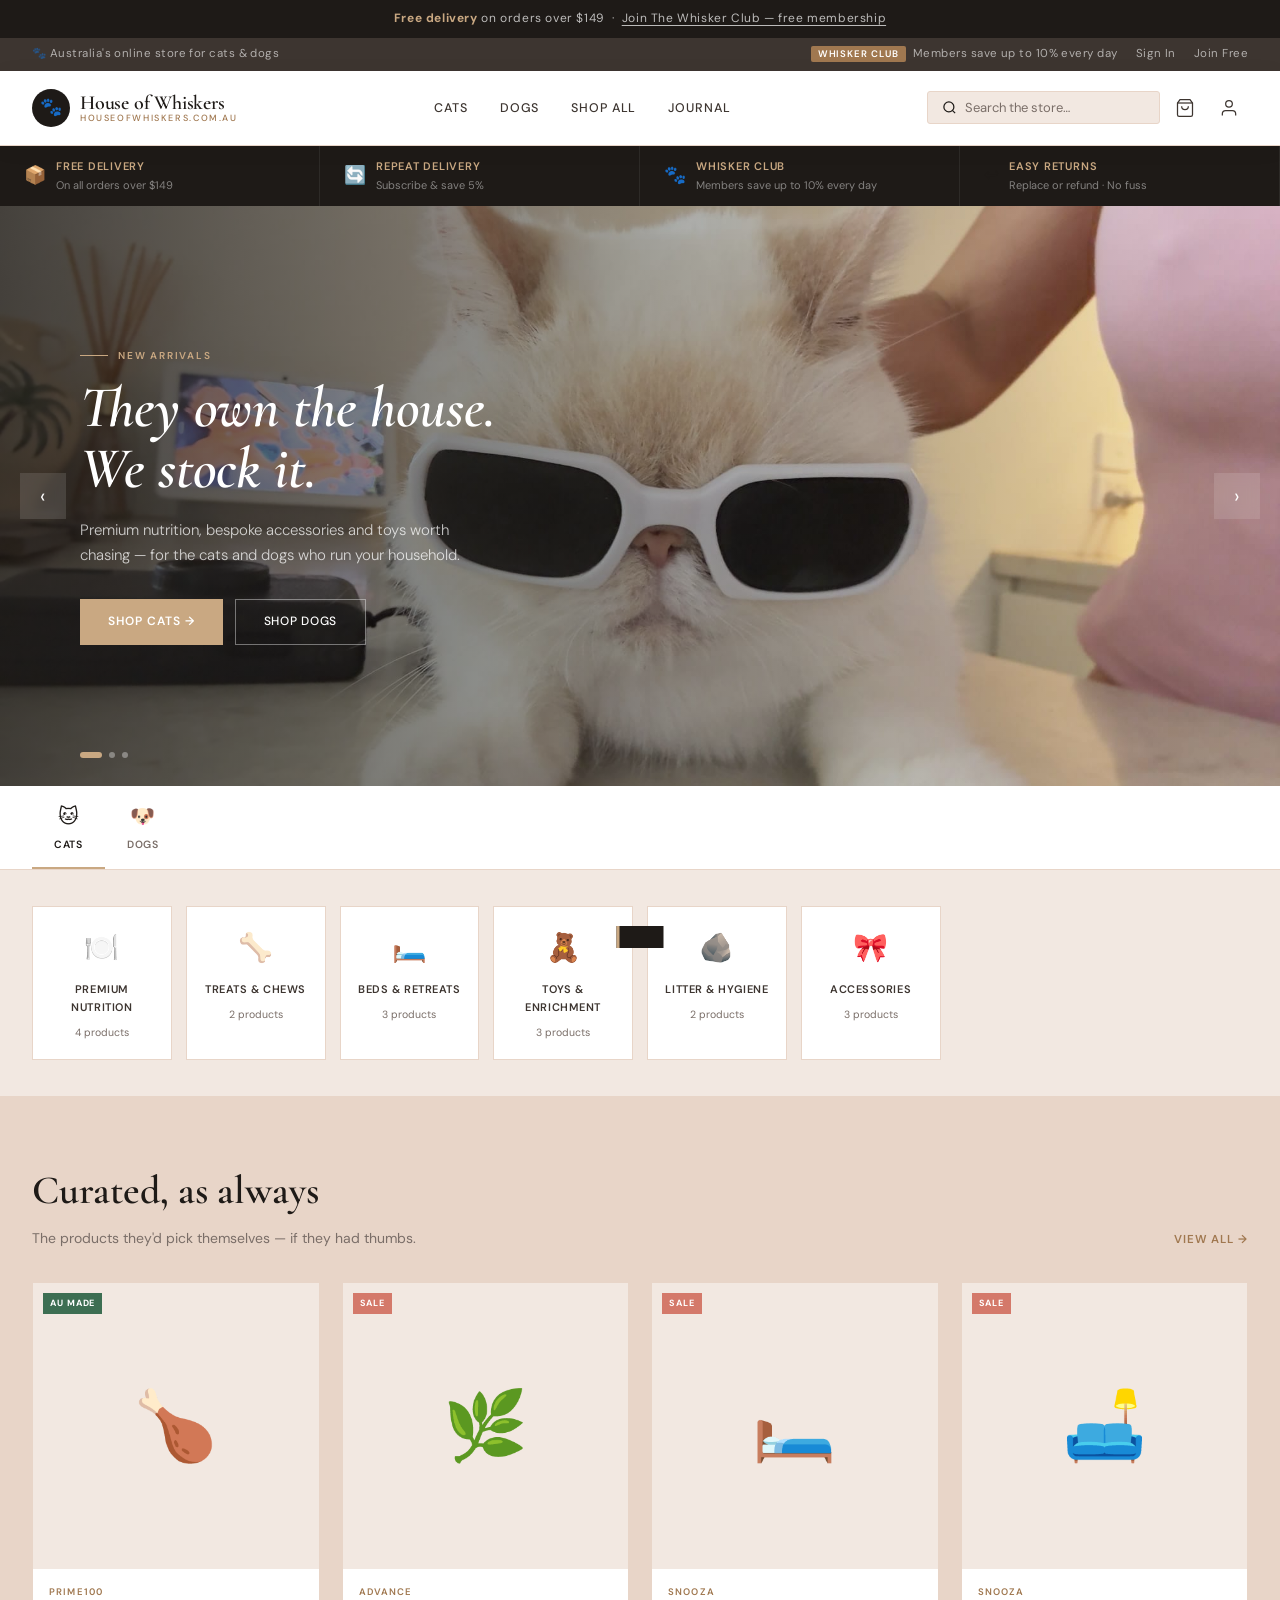
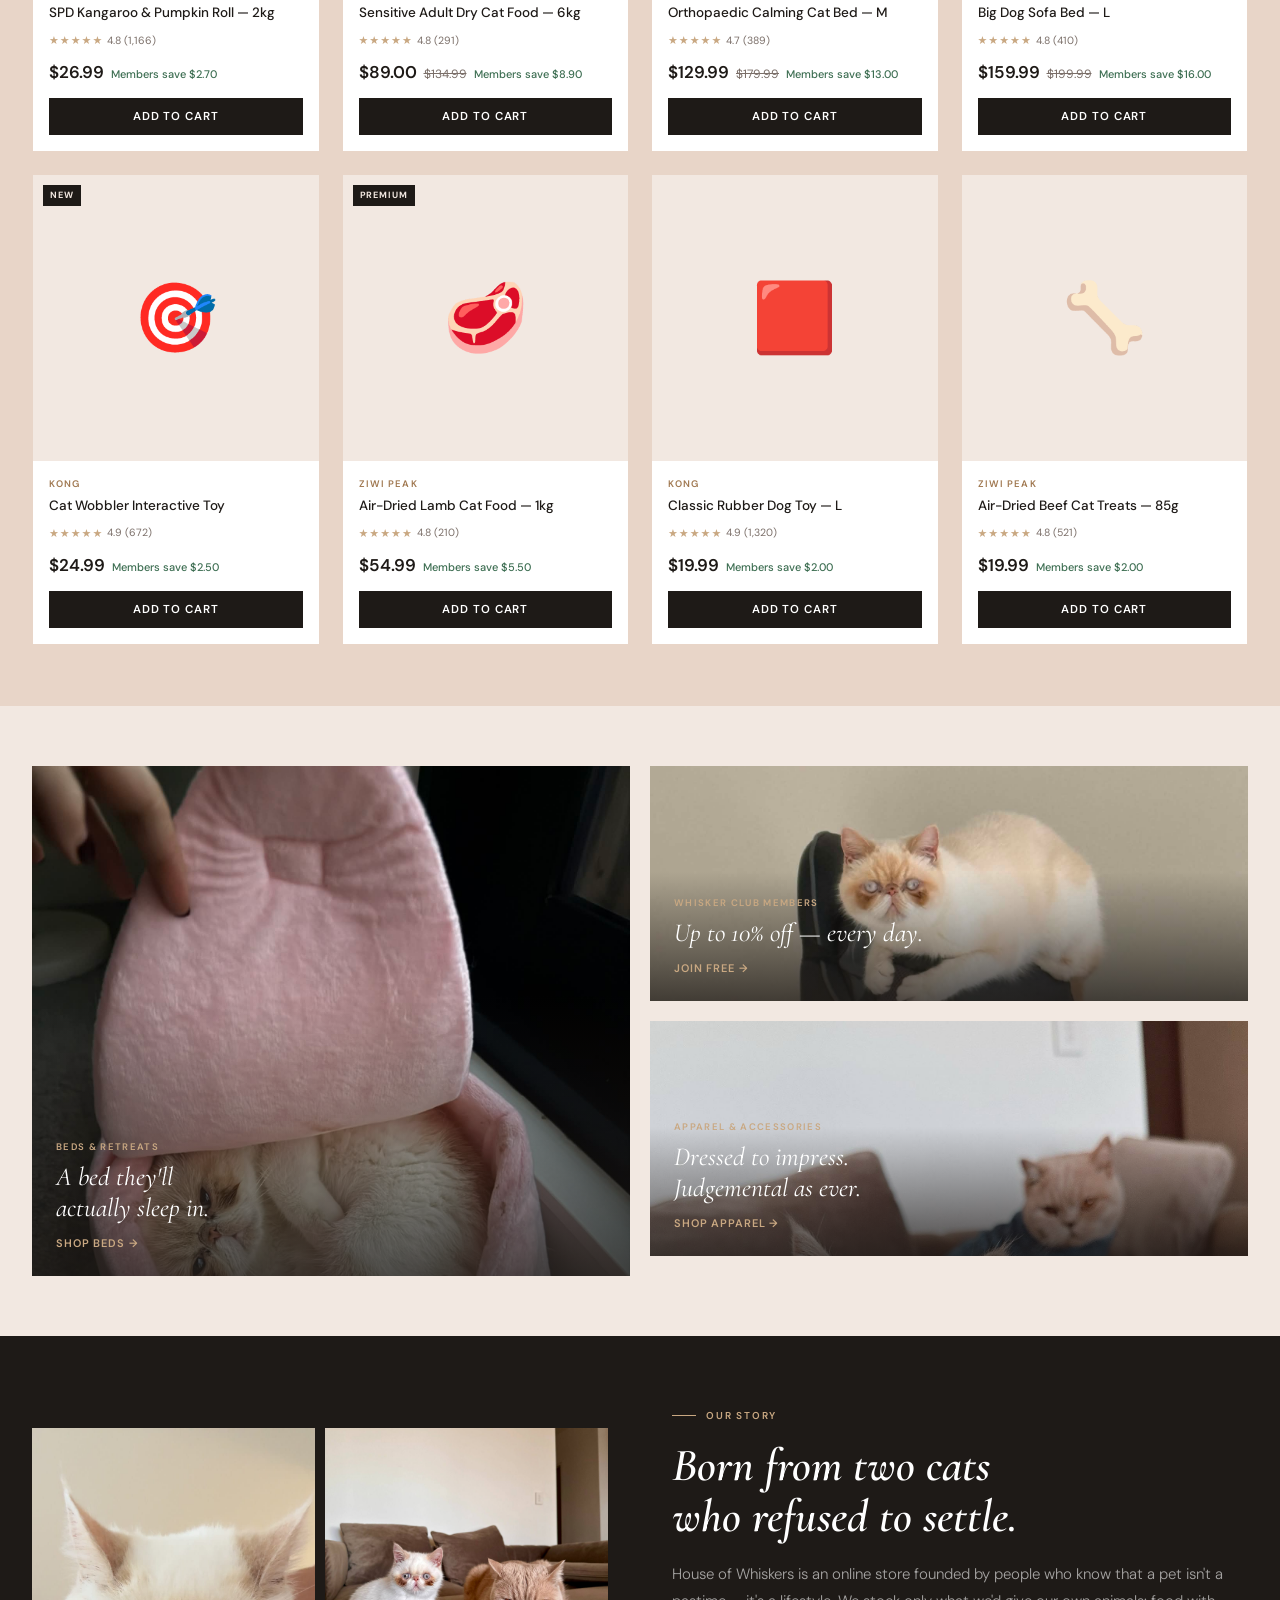
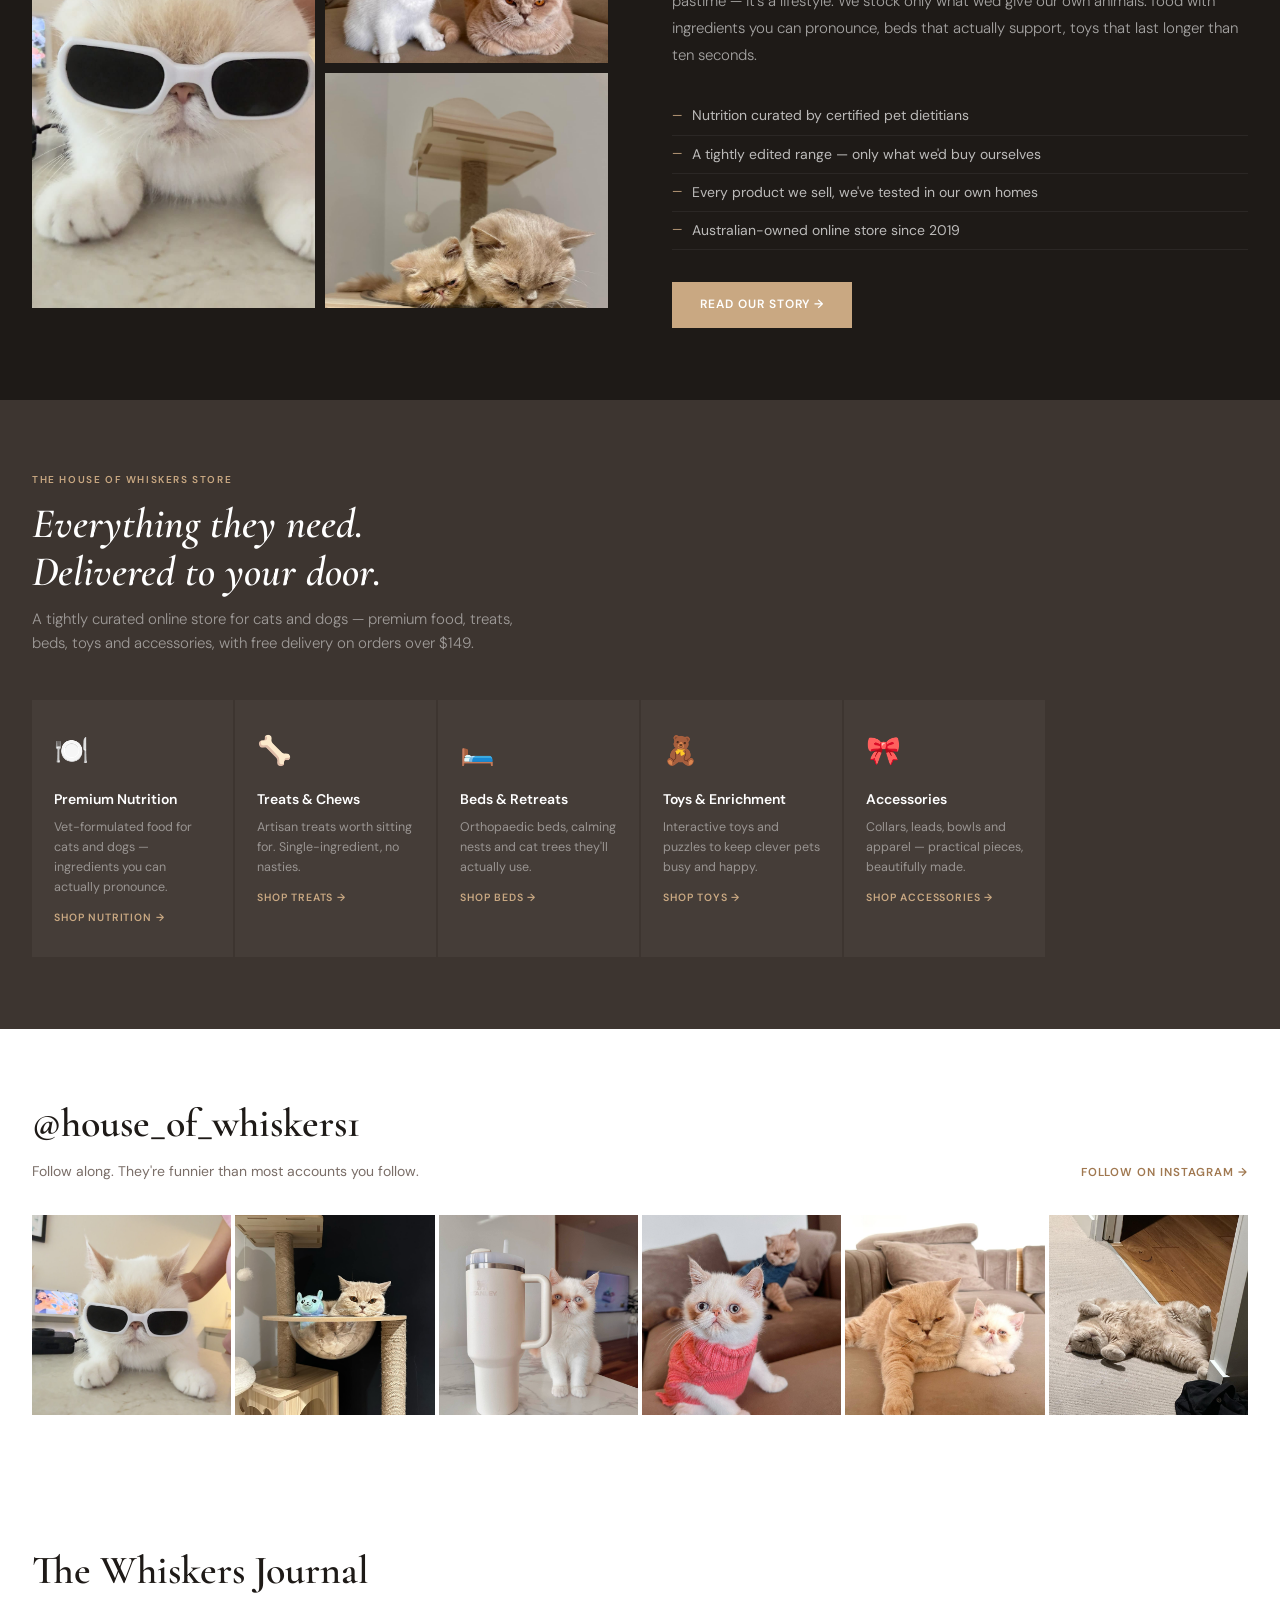
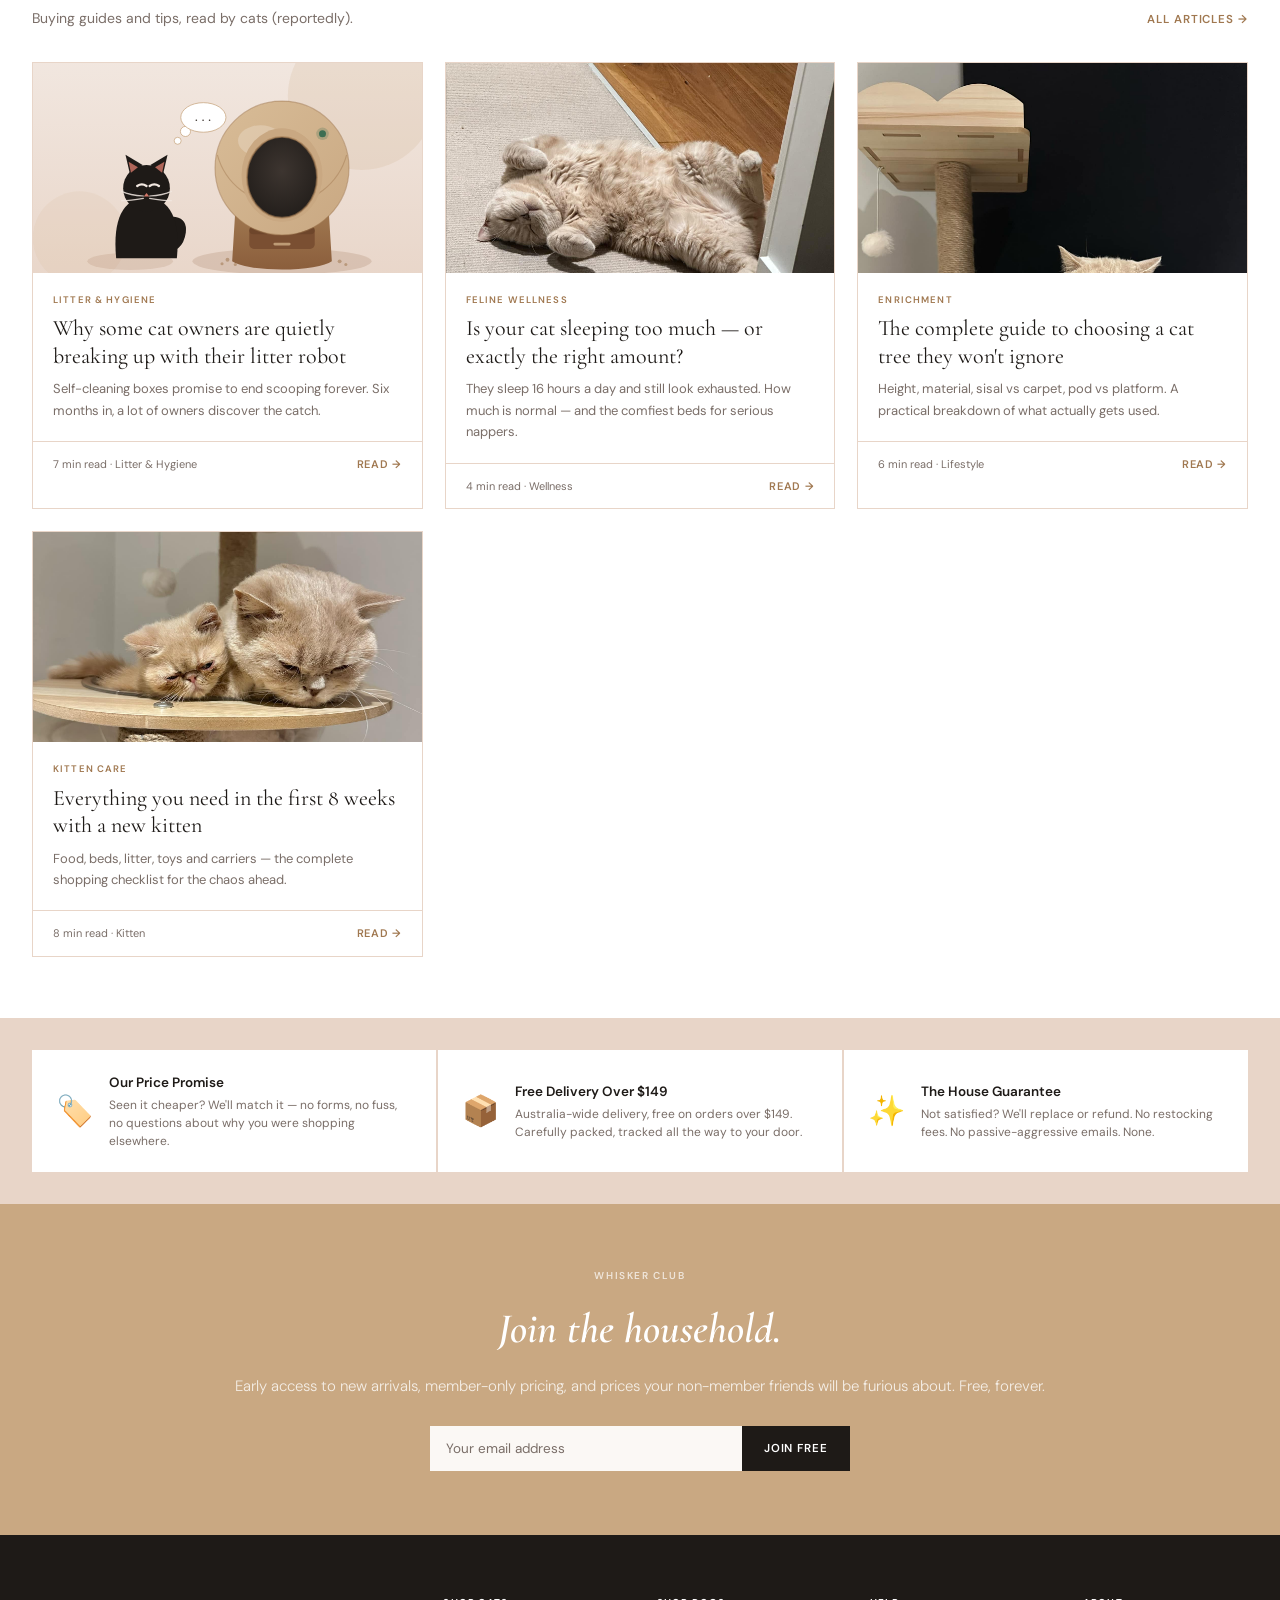
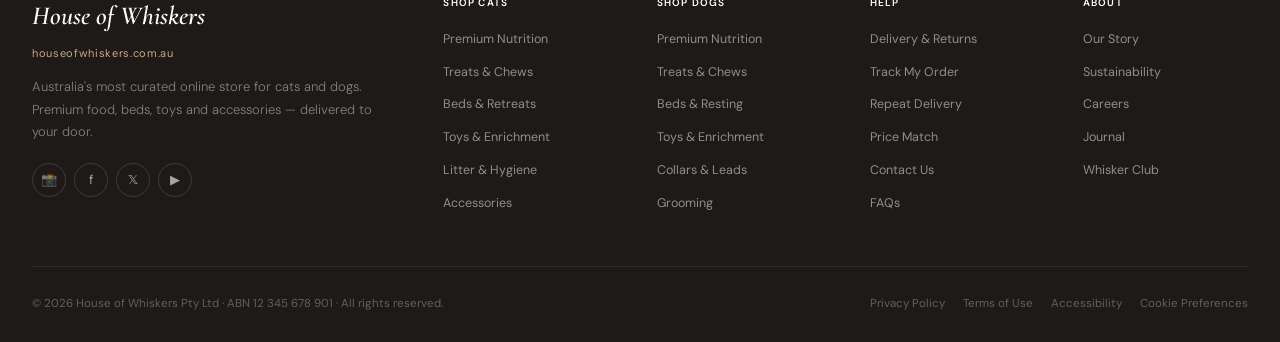
<file: index.html>
<!DOCTYPE html>
<html lang="en">
<head>
  <meta charset="UTF-8" />
  <meta name="viewport" content="width=device-width, initial-scale=1.0" />
  <title>House of Whiskers — Online Store for Cats &amp; Dogs</title>
  <meta name="description" content="House of Whiskers — Australia's curated online store for cats and dogs. Premium nutrition, treats, beds, toys and accessories, delivered to your door." />
  <link rel="preconnect" href="https://fonts.googleapis.com" />
  <link rel="preconnect" href="https://fonts.gstatic.com" crossorigin />
  <link href="https://fonts.googleapis.com/css2?family=Cormorant+Garamond:ital,wght@0,400;0,500;0,600;0,700;1,400;1,600&family=DM+Sans:wght@300;400;500;600&display=swap" rel="stylesheet" />
  <link rel="stylesheet" href="styles.css" />
</head>
<body>

<!-- Hidden form so Netlify detects it and emails the owner on each signup -->
<form name="whisker-signup" data-netlify="true" netlify-honeypot="bot-field" hidden>
  <input type="email" name="email" />
  <input type="text" name="source" />
  <input type="text" name="bot-field" />
</form>

<div id="site-top"></div>

<!-- DELIVERY BAR -->
<div class="delivery-bar">
  <div class="d-item"><div class="d-icon">📦</div><div><div class="d-title">Free Delivery</div><div class="d-desc">On all orders over $149</div></div></div>
  <div class="d-item"><div class="d-icon">🔄</div><div><div class="d-title">Repeat Delivery</div><div class="d-desc">Subscribe &amp; save 5%</div></div></div>
  <div class="d-item"><div class="d-icon">🐾</div><div><div class="d-title">Whisker Club</div><div class="d-desc">Members save up to 10% every day</div></div></div>
  <div class="d-item"><div class="d-icon">↩️</div><div><div class="d-title">Easy Returns</div><div class="d-desc">Replace or refund · No fuss</div></div></div>
</div>

<!-- HERO -->
<div class="hero">
  <div class="hero-track" id="heroTrack">
    <div class="hero-slide">
      <div class="hero-img slide-1"></div><div class="hero-shade"></div>
      <div class="hero-body">
        <div class="hero-eyebrow">New Arrivals</div>
        <h1 class="hero-h1">They own the house.<br>We stock it.</h1>
        <p class="hero-p">Premium nutrition, bespoke accessories and toys worth chasing — for the cats and dogs who run your household.</p>
        <div class="hero-ctas"><a href="shop.html?pet=cats" class="btn-primary">Shop Cats →</a><a href="shop.html?pet=dogs" class="btn-ghost">Shop Dogs</a></div>
      </div>
    </div>
    <div class="hero-slide">
      <div class="hero-img slide-2"></div><div class="hero-shade"></div>
      <div class="hero-body">
        <div class="hero-eyebrow">Beds &amp; Enrichment</div>
        <h1 class="hero-h1">Furniture they'll<br>actually use.</h1>
        <p class="hero-p">Architecturally considered cat trees, orthopaedic beds and sisal towers. Built to be occupied indefinitely.</p>
        <div class="hero-ctas"><a href="shop.html?pet=cats&cat=beds" class="btn-primary">Shop Beds →</a></div>
      </div>
    </div>
    <div class="hero-slide">
      <div class="hero-img slide-3"></div><div class="hero-shade"></div>
      <div class="hero-body">
        <div class="hero-eyebrow">Whisker Club — Members</div>
        <h1 class="hero-h1">The perks are<br>quite frankly absurd.</h1>
        <p class="hero-p">Join the Whisker Club for exclusive pricing, early access to new arrivals, and members-only offers. Free — always.</p>
        <div class="hero-ctas"><a href="club.html" class="btn-primary">Join Free →</a><a href="club.html" class="btn-ghost">Member Benefits</a></div>
      </div>
    </div>
  </div>
  <button class="harr hp" onclick="slide(-1)">‹</button>
  <button class="harr hn" onclick="slide(1)">›</button>
  <div class="hero-dots" id="heroDots">
    <div class="hdot on" onclick="goSlide(0)"></div><div class="hdot" onclick="goSlide(1)"></div><div class="hdot" onclick="goSlide(2)"></div>
  </div>
</div>

<!-- PET TABS -->
<div class="pet-tabs-bar"><div class="pet-tabs-inner">
  <div class="ptab on" onclick="setTab(this,'cats')"><div class="ptab-icon">🐱</div><div class="ptab-label">Cats</div></div>
  <div class="ptab" onclick="setTab(this,'dogs')"><div class="ptab-icon">🐶</div><div class="ptab-label">Dogs</div></div>
</div></div>

<!-- QUICK CATEGORIES -->
<div class="sec sec-sm"><div class="qgrid" id="qgrid"></div></div>

<!-- FEATURED PRODUCTS -->
<div style="background:var(--blush-mid);padding:1px 0" id="shop">
<div class="sec">
  <div class="sec-head">
    <div><div class="sec-title">Curated, as always</div><div class="sec-sub">The products they'd pick themselves — if they had thumbs.</div></div>
    <a href="shop.html" class="link-more">View all →</a>
  </div>
  <div class="pgrid" id="pgrid"></div>
</div>
</div>

<!-- LIFESTYLE BANNERS -->
<div class="sec">
  <div class="life-grid">
    <a class="life-card life-tall" href="shop.html?pet=cats&cat=beds" style="background: linear-gradient(135deg,#3D1F2A,#8B4060,#E8A0B0);">
      <div class="life-card-bg" style="background-image:url('images/pink-bed.jpg');background-size:cover;background-position:center top;"></div>
      <div class="life-shade"></div>
      <div class="life-copy"><div class="life-tag">Beds &amp; Retreats</div><div class="life-title">A bed they'll<br>actually sleep in.</div><span class="life-cta">Shop Beds →</span></div>
    </a>
    <div style="display:grid;grid-template-rows:1fr 1fr;gap:20px;">
      <a class="life-card life-short" href="club.html" style="background:linear-gradient(135deg,#2A2A2A,#5A5A5A);">
        <div class="life-card-bg" style="background-image:url('images/chair.jpg');background-size:cover;background-position:center;"></div>
        <div class="life-shade"></div>
        <div class="life-copy"><div class="life-tag">Whisker Club Members</div><div class="life-title">Up to 10% off — every day.</div><span class="life-cta">Join Free →</span></div>
      </a>
      <a class="life-card life-short" href="shop.html?pet=cats&cat=accessories" style="background:linear-gradient(135deg,#3D1A1A,#8B3A3A,#E06060);">
        <div class="life-card-bg" style="background-image:url('images/sweaters.jpg');background-size:cover;background-position:center top;"></div>
        <div class="life-shade"></div>
        <div class="life-copy"><div class="life-tag">Apparel &amp; Accessories</div><div class="life-title">Dressed to impress.<br>Judgemental as ever.</div><span class="life-cta">Shop Apparel →</span></div>
      </a>
    </div>
  </div>
</div>

<!-- FEATURE: OUR STORY -->
<div class="feature-strip"><div class="feature-inner">
  <div class="feature-imgs">
    <div class="fimg tall"><div class="fimg-bg" style="background-image:url('images/sunglasses.jpg');background-size:cover;background-position:center top;"></div></div>
    <div class="fimg"><div class="fimg-bg" style="background-image:url('images/duo-couch-2.jpg');background-size:cover;background-position:center;"></div></div>
    <div class="fimg"><div class="fimg-bg" style="background-image:url('images/kittens-sleeping.jpg');background-size:cover;background-position:center top;"></div></div>
  </div>
  <div class="feature-copy">
    <div class="f-eyebrow">Our Story</div>
    <div class="f-title">Born from two cats<br>who refused to settle.</div>
    <p class="f-body">House of Whiskers is an online store founded by people who know that a pet isn't a pastime — it's a lifestyle. We stock only what we'd give our own animals: food with ingredients you can pronounce, beds that actually support, toys that last longer than ten seconds.</p>
    <ul class="f-list">
      <li>Nutrition curated by certified pet dietitians</li>
      <li>A tightly edited range — only what we'd buy ourselves</li>
      <li>Every product we sell, we've tested in our own homes</li>
      <li>Australian-owned online store since 2019</li>
    </ul>
    <a href="about.html" class="btn-primary">Read Our Story →</a>
  </div>
</div></div>

<!-- SHOP BY CATEGORY -->
<div class="services-wrap"><div class="services-inner">
  <div class="s-head">
    <div class="s-eyebrow">The House of Whiskers Store</div>
    <div class="s-title">Everything they need.<br>Delivered to your door.</div>
    <p class="s-desc">A tightly curated online store for cats and dogs — premium food, treats, beds, toys and accessories, with free delivery on orders over $149.</p>
  </div>
  <div class="sgrid">
    <a class="scard" href="shop.html?cat=nutrition"><div class="scard-icon">🍽️</div><div class="scard-name">Premium Nutrition</div><div class="scard-desc">Vet-formulated food for cats and dogs — ingredients you can actually pronounce.</div><span class="scard-link">Shop nutrition →</span></a>
    <a class="scard" href="shop.html?cat=treats"><div class="scard-icon">🦴</div><div class="scard-name">Treats &amp; Chews</div><div class="scard-desc">Artisan treats worth sitting for. Single-ingredient, no nasties.</div><span class="scard-link">Shop treats →</span></a>
    <a class="scard" href="shop.html?cat=beds"><div class="scard-icon">🛏️</div><div class="scard-name">Beds &amp; Retreats</div><div class="scard-desc">Orthopaedic beds, calming nests and cat trees they'll actually use.</div><span class="scard-link">Shop beds →</span></a>
    <a class="scard" href="shop.html?cat=toys"><div class="scard-icon">🧸</div><div class="scard-name">Toys &amp; Enrichment</div><div class="scard-desc">Interactive toys and puzzles to keep clever pets busy and happy.</div><span class="scard-link">Shop toys →</span></a>
    <a class="scard" href="shop.html?cat=accessories"><div class="scard-icon">🎀</div><div class="scard-name">Accessories</div><div class="scard-desc">Collars, leads, bowls and apparel — practical pieces, beautifully made.</div><span class="scard-link">Shop accessories →</span></a>
  </div>
</div></div>

<!-- INSTAGRAM GRID -->
<div class="ig-section"><div class="sec">
  <div class="sec-head">
    <div><div class="sec-title">@house_of_whiskers1</div><div class="sec-sub">Follow along. They're funnier than most accounts you follow.</div></div>
    <a href="https://www.instagram.com/house_of_whiskers1" class="link-more" target="_blank">Follow on Instagram →</a>
  </div>
  <div class="ig-grid">
    <div class="ig-cell"><div class="ig-cell-bg" style="background-image:url('images/sunglasses.jpg')"></div><div class="ig-overlay">♡</div></div>
    <div class="ig-cell"><div class="ig-cell-bg" style="background-image:url('images/bubble-tree.jpg')"></div><div class="ig-overlay">♡</div></div>
    <div class="ig-cell"><div class="ig-cell-bg" style="background-image:url('images/stanley.jpg')"></div><div class="ig-overlay">♡</div></div>
    <div class="ig-cell"><div class="ig-cell-bg" style="background-image:url('images/sweaters.jpg')"></div><div class="ig-overlay">♡</div></div>
    <div class="ig-cell"><div class="ig-cell-bg" style="background-image:url('images/duo-couch-1.jpg')"></div><div class="ig-overlay">♡</div></div>
    <div class="ig-cell"><div class="ig-cell-bg" style="background-image:url('images/splayed.jpg')"></div><div class="ig-overlay">♡</div></div>
  </div>
</div></div>

<!-- JOURNAL -->
<div style="background:var(--white);padding:1px 0"><div class="sec">
  <div class="sec-head">
    <div><div class="sec-title">The Whiskers Journal</div><div class="sec-sub">Buying guides and tips, read by cats (reportedly).</div></div>
    <a href="journal.html" class="link-more">All articles →</a>
  </div>
  <div class="art-grid">
    <a class="acard" href="article.html?id=litterbox">
      <div class="aimg"><div class="aimg-bg" style="background-image:url('images/litter-robot.svg');background-size:cover;background-position:center;"></div></div>
      <div class="abody"><div class="atag">Litter &amp; Hygiene</div><div class="atitle">Why some cat owners are quietly breaking up with their litter robot</div><div class="aexcerpt">Self-cleaning boxes promise to end scooping forever. Six months in, a lot of owners discover the catch.</div></div>
      <div class="afoot"><div class="ameta">7 min read · Litter &amp; Hygiene</div><div class="aread">Read →</div></div>
    </a>
    <a class="acard" href="article.html?id=sleep">
      <div class="aimg"><div class="aimg-bg" style="background-image:url('images/splayed.jpg');background-size:cover;background-position:center;"></div></div>
      <div class="abody"><div class="atag">Feline Wellness</div><div class="atitle">Is your cat sleeping too much — or exactly the right amount?</div><div class="aexcerpt">They sleep 16 hours a day and still look exhausted. How much is normal — and the comfiest beds for serious nappers.</div></div>
      <div class="afoot"><div class="ameta">4 min read · Wellness</div><div class="aread">Read →</div></div>
    </a>
    <a class="acard" href="article.html?id=cattree">
      <div class="aimg"><div class="aimg-bg" style="background-image:url('images/bubble-tree.jpg');background-size:cover;background-position:center top;"></div></div>
      <div class="abody"><div class="atag">Enrichment</div><div class="atitle">The complete guide to choosing a cat tree they won't ignore</div><div class="aexcerpt">Height, material, sisal vs carpet, pod vs platform. A practical breakdown of what actually gets used.</div></div>
      <div class="afoot"><div class="ameta">6 min read · Lifestyle</div><div class="aread">Read →</div></div>
    </a>
    <a class="acard" href="article.html?id=kitten">
      <div class="aimg"><div class="aimg-bg" style="background-image:url('images/kittens-sleeping.jpg');background-size:cover;background-position:center;"></div></div>
      <div class="abody"><div class="atag">Kitten Care</div><div class="atitle">Everything you need in the first 8 weeks with a new kitten</div><div class="aexcerpt">Food, beds, litter, toys and carriers — the complete shopping checklist for the chaos ahead.</div></div>
      <div class="afoot"><div class="ameta">8 min read · Kitten</div><div class="aread">Read →</div></div>
    </a>
  </div>
</div></div>

<!-- TRUST -->
<div class="trust-bg"><div class="trust-inner">
  <div class="tcard"><div class="ticon">🏷️</div><div><div class="ttitle">Our Price Promise</div><div class="tdesc">Seen it cheaper? We'll match it — no forms, no fuss, no questions about why you were shopping elsewhere.</div></div></div>
  <div class="tcard"><div class="ticon">📦</div><div><div class="ttitle">Free Delivery Over $149</div><div class="tdesc">Australia-wide delivery, free on orders over $149. Carefully packed, tracked all the way to your door.</div></div></div>
  <div class="tcard"><div class="ticon">✨</div><div><div class="ttitle">The House Guarantee</div><div class="tdesc">Not satisfied? We'll replace or refund. No restocking fees. No passive-aggressive emails. None.</div></div></div>
</div></div>

<!-- NEWSLETTER -->
<div class="nl-section">
  <div class="nl-eyebrow">Whisker Club</div>
  <div class="nl-title">Join the household.</div>
  <p class="nl-desc">Early access to new arrivals, member-only pricing, and prices your non-member friends will be furious about. Free, forever.</p>
  <form class="nl-form" onsubmit="handleNL(event)"><input type="email" placeholder="Your email address" required /><button type="submit">Join Free</button></form>
</div>

<div id="site-bottom"></div>

<script src="app.js"></script>
<script>
HOW.mountChrome();

// QUICK CATEGORIES + FEATURED
function setTab(el,pet){
  document.querySelectorAll('.ptab').forEach(t=>t.classList.remove('on'));
  el.classList.add('on');
  renderQuick(pet);
}
function renderQuick(pet){
  const cats = HOW.CATS[pet];
  document.getElementById('qgrid').innerHTML = cats.map(c=>{
    const ct = HOW.CATALOG.filter(p=>p.pet===pet && p.cat===c.key).length;
    return `<a class="qcard" href="shop.html?pet=${pet}&cat=${c.key}">
      <div class="qcard-icon">${({nutrition:'🍽️',treats:'🦴',beds:'🛏️',toys:'🧸',litter:'🪨',accessories:'🎀',grooming:'🚿'})[c.key]||'🐾'}</div>
      <div class="qcard-name">${c.label}</div><div class="qcard-ct">${ct} product${ct===1?'':'s'}</div></a>`;
  }).join('');
}
renderQuick('cats');

// FEATURED — a curated mix
const featuredIds = ['d1','c2','c7','d8','c10','c3','d10','c5'];
HOW.renderGrid(document.getElementById('pgrid'), featuredIds.map(HOW.findProduct));

// HERO SLIDER
let hi=0; const hn=3;
function slide(d){ hi=(hi+d+hn)%hn; applySlide(); }
function goSlide(n){ hi=n; applySlide(); }
function applySlide(){
  document.getElementById('heroTrack').style.transform=`translateX(-${hi*100}%)`;
  document.querySelectorAll('.hdot').forEach((d,i)=>d.classList.toggle('on',i===hi));
}
let ht=setInterval(()=>slide(1),6000);
const track=document.getElementById('heroTrack');
track.addEventListener('mouseenter',()=>clearInterval(ht));
track.addEventListener('mouseleave',()=>{ht=setInterval(()=>slide(1),6000);});

// NEWSLETTER
function handleNL(e){
  e.preventDefault();
  const email = (e.target.querySelector('input[type=email]')||{}).value || '';
  HOW.subscribe(email, '', 'homepage-newsletter');
  HOW.toast('Welcome to the Whisker Club — check your inbox to confirm.');
  e.target.reset();
}
</script>
</body>
</html>
</file>
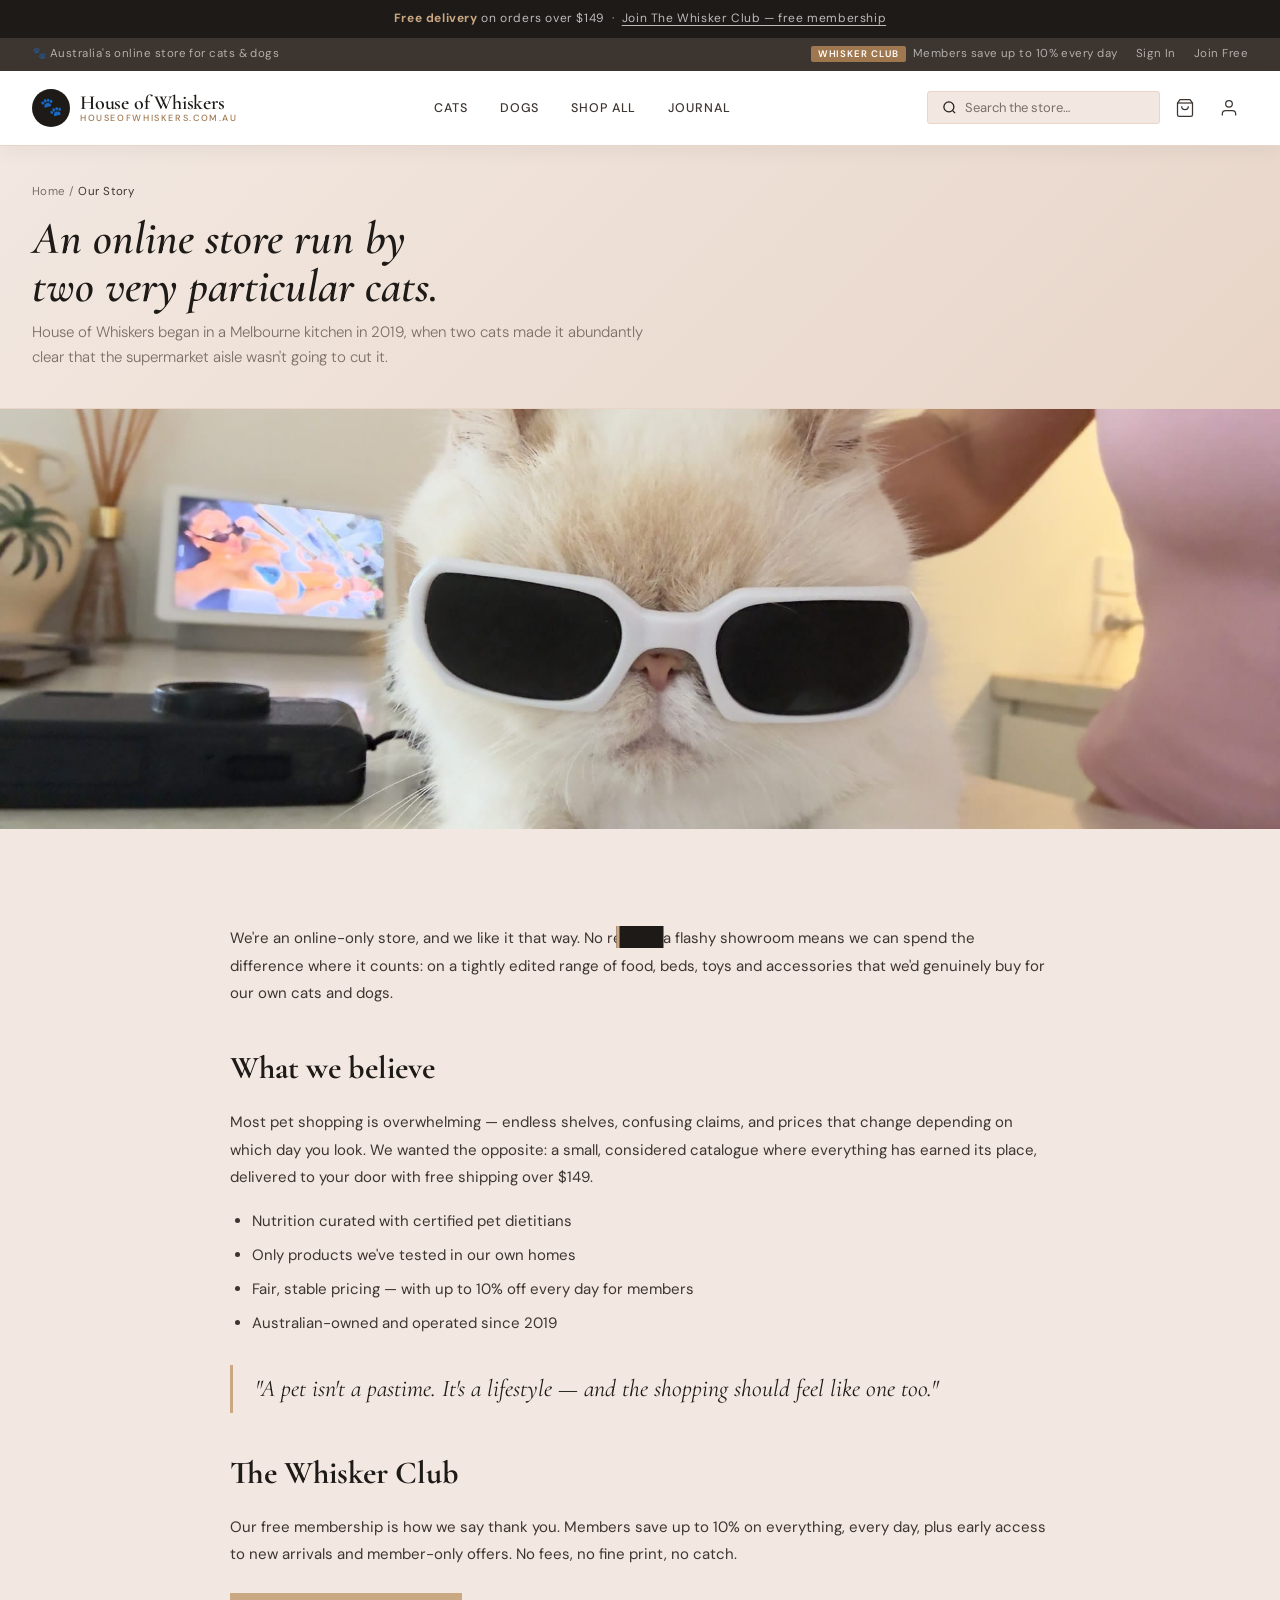
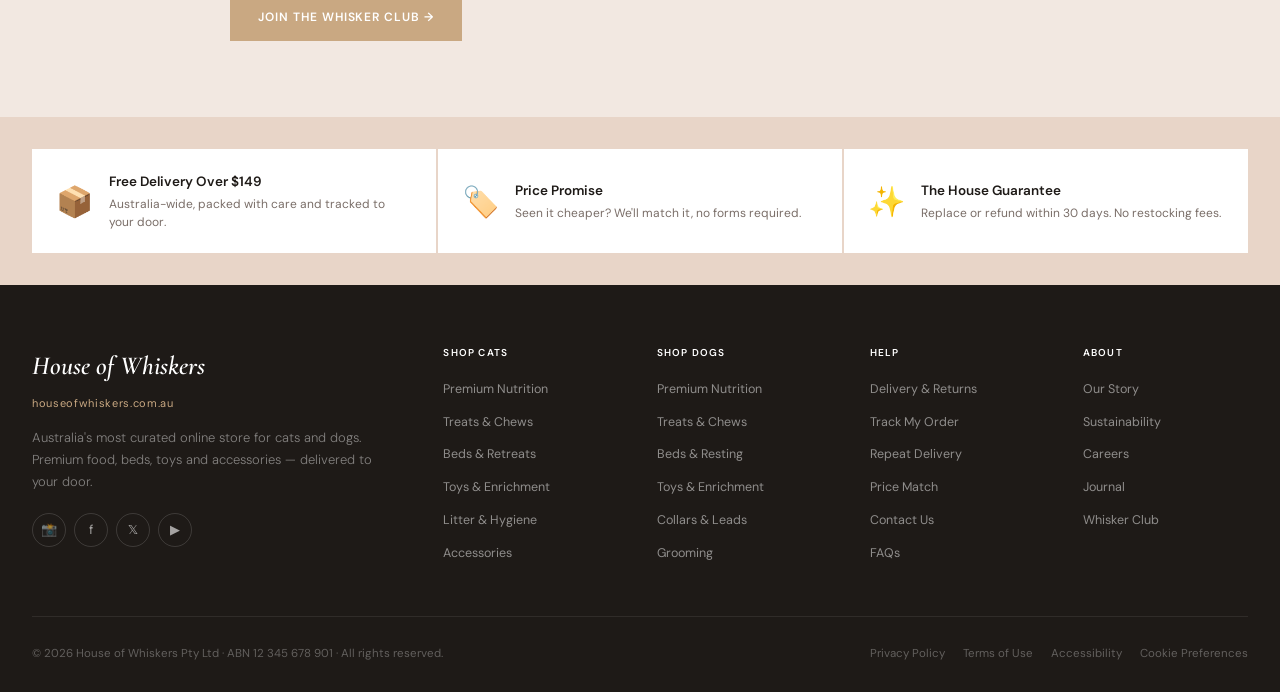
<file: about.html>
<!DOCTYPE html>
<html lang="en">
<head>
  <meta charset="UTF-8" />
  <meta name="viewport" content="width=device-width, initial-scale=1.0" />
  <title>Our Story — House of Whiskers</title>
  <link rel="preconnect" href="https://fonts.googleapis.com" />
  <link rel="preconnect" href="https://fonts.gstatic.com" crossorigin />
  <link href="https://fonts.googleapis.com/css2?family=Cormorant+Garamond:ital,wght@0,400;0,500;0,600;0,700;1,400;1,600&family=DM+Sans:wght@300;400;500;600&display=swap" rel="stylesheet" />
  <link rel="stylesheet" href="styles.css" />
</head>
<body>
<div id="site-top"></div>

<div class="page-head"><div class="page-head-inner">
  <div class="crumbs"><a href="index.html">Home</a> / <span>Our Story</span></div>
  <h1 class="page-title">An online store run by<br>two very particular cats.</h1>
  <p class="page-lead">House of Whiskers began in a Melbourne kitchen in 2019, when two cats made it abundantly clear that the supermarket aisle wasn't going to cut it.</p>
</div></div>

<div class="article-hero-img" style="background-image:url('images/sunglasses.jpg')"></div>

<div class="section-pad">
  <div class="content-narrow">
    <p>We're an online-only store, and we like it that way. No rent on a flashy showroom means we can spend the difference where it counts: on a tightly edited range of food, beds, toys and accessories that we'd genuinely buy for our own cats and dogs.</p>
    <h2>What we believe</h2>
    <p>Most pet shopping is overwhelming — endless shelves, confusing claims, and prices that change depending on which day you look. We wanted the opposite: a small, considered catalogue where everything has earned its place, delivered to your door with free shipping over $149.</p>
    <ul>
      <li>Nutrition curated with certified pet dietitians</li>
      <li>Only products we've tested in our own homes</li>
      <li>Fair, stable pricing — with up to 10% off every day for members</li>
      <li>Australian-owned and operated since 2019</li>
    </ul>
    <div class="pull">"A pet isn't a pastime. It's a lifestyle — and the shopping should feel like one too."</div>
    <h2>The Whisker Club</h2>
    <p>Our free membership is how we say thank you. Members save up to 10% on everything, every day, plus early access to new arrivals and member-only offers. No fees, no fine print, no catch.</p>
    <p><a href="club.html" class="btn-primary" style="margin-top:8px">Join the Whisker Club →</a></p>
  </div>
</div>

<div class="trust-bg"><div class="trust-inner">
  <div class="tcard"><div class="ticon">📦</div><div><div class="ttitle">Free Delivery Over $149</div><div class="tdesc">Australia-wide, packed with care and tracked to your door.</div></div></div>
  <div class="tcard"><div class="ticon">🏷️</div><div><div class="ttitle">Price Promise</div><div class="tdesc">Seen it cheaper? We'll match it, no forms required.</div></div></div>
  <div class="tcard"><div class="ticon">✨</div><div><div class="ttitle">The House Guarantee</div><div class="tdesc">Replace or refund within 30 days. No restocking fees.</div></div></div>
</div></div>

<div id="site-bottom"></div>
<script src="app.js"></script>
<script>HOW.mountChrome();</script>
</body>
</html>
</file>
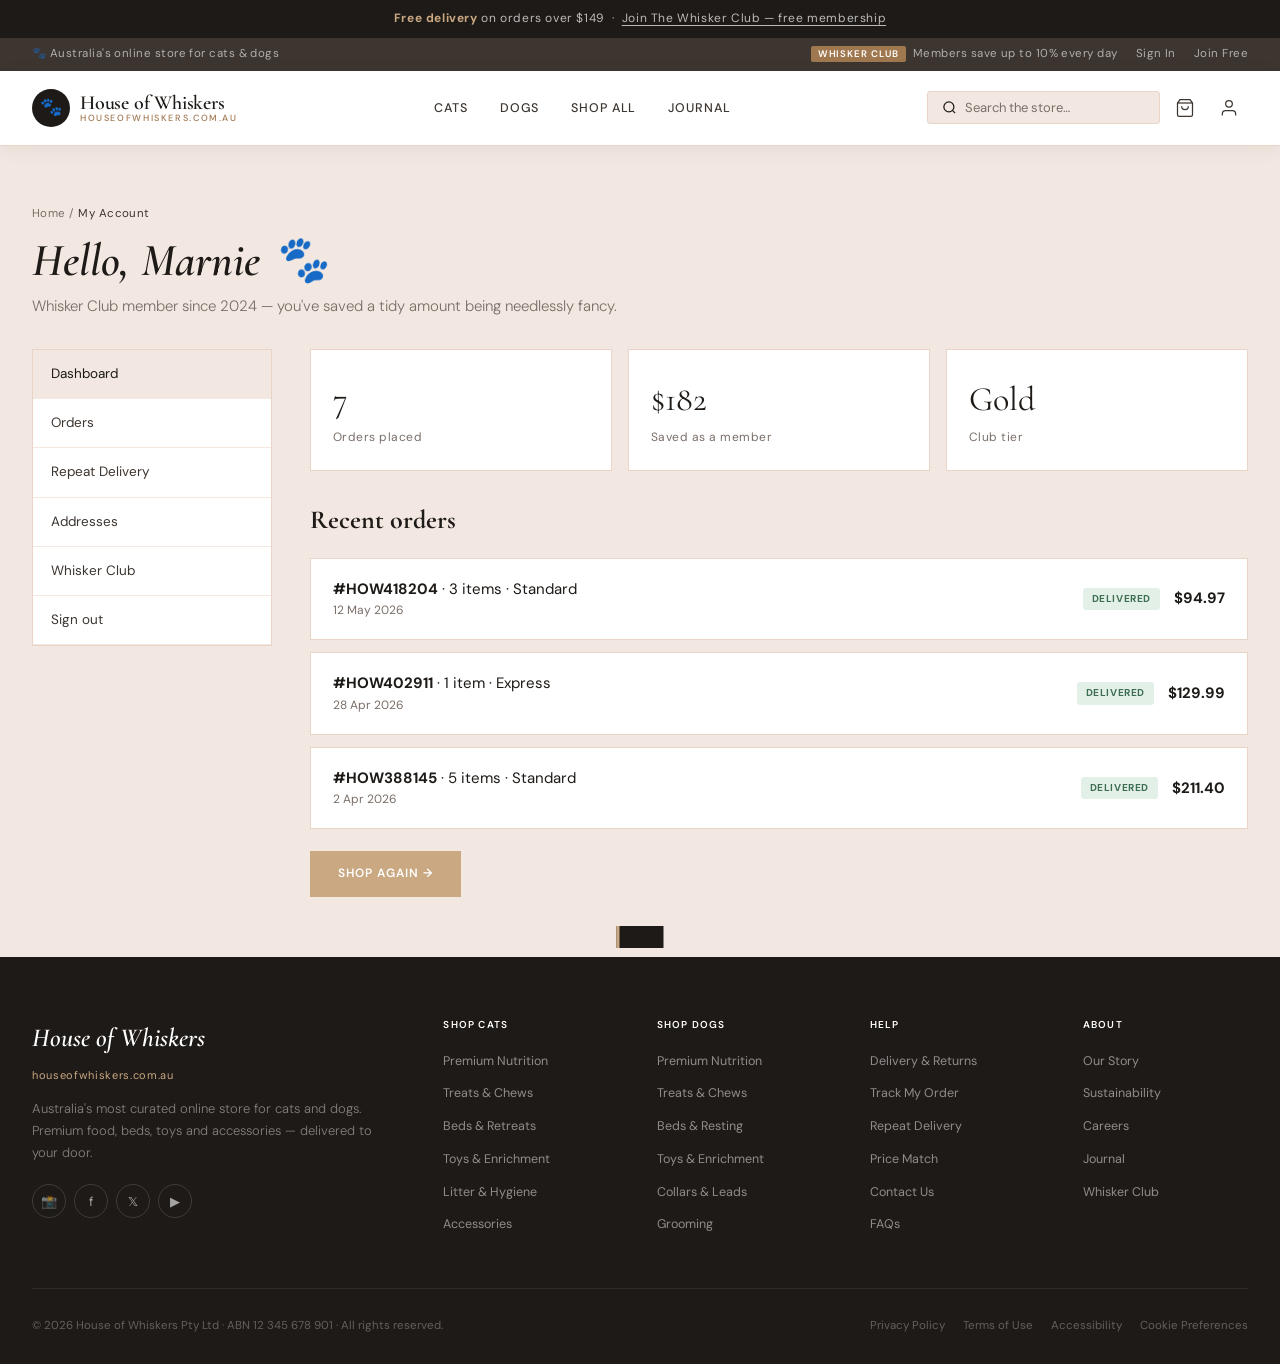
<file: account.html>
<!DOCTYPE html>
<html lang="en">
<head>
  <meta charset="UTF-8" />
  <meta name="viewport" content="width=device-width, initial-scale=1.0" />
  <title>My Account — House of Whiskers</title>
  <link rel="preconnect" href="https://fonts.googleapis.com" />
  <link rel="preconnect" href="https://fonts.gstatic.com" crossorigin />
  <link href="https://fonts.googleapis.com/css2?family=Cormorant+Garamond:ital,wght@0,400;0,500;0,600;0,700;1,400;1,600&family=DM+Sans:wght@300;400;500;600&display=swap" rel="stylesheet" />
  <link rel="stylesheet" href="styles.css" />
</head>
<body>
<div id="site-top"></div>
<div class="section-pad" id="root"></div>
<div id="site-bottom"></div>
<script src="app.js"></script>
<script>
HOW.mountChrome();
const view = HOW.qp('view');
const root = document.getElementById('root');

function signin(){
  root.innerHTML = `
    <div class="auth-card">
      <h2>Welcome back</h2>
      <p style="font-size:13px;color:var(--mist);margin-bottom:18px">Sign in to your House of Whiskers account.</p>
      <form onsubmit="doSignin(event)">
        <div class="field"><label>Email</label><input type="email" required placeholder="you@example.com" /></div>
        <div class="field"><label>Password</label><input type="password" required placeholder="••••••••" /></div>
        <button class="btn-primary btn-block" type="submit">Sign In →</button>
      </form>
      <div class="auth-switch">New here? <a href="club.html">Join the Whisker Club free</a></div>
    </div>`;
}
function doSignin(e){ e.preventDefault(); HOW.toast('Signed in 🐾'); setTimeout(()=>location.href='account.html',700); }

function dashboard(){
  let last=null; try{ last=JSON.parse(localStorage.getItem('how_last_order')); }catch(e){}
  const recentOrder = last
    ? `<div class="order-row"><div><b>#${last.id}</b> · ${last.items} item${last.items===1?'':'s'} · ${last.ship}<div style="font-size:12px;color:var(--mist)">Placed today</div></div><div style="display:flex;gap:14px;align-items:center"><span class="tag-pill amber">Processing</span><b>${HOW.money(last.total)}</b></div></div>`
    : '';
  root.innerHTML = `
  <div class="page-head" style="background:none;border:none;padding:0;margin-bottom:30px">
    <div class="crumbs"><a href="index.html">Home</a> / <span>My Account</span></div>
    <h1 class="page-title">Hello, Marnie 🐾</h1>
    <p class="page-lead">Whisker Club member since 2024 — you've saved a tidy amount being needlessly fancy.</p>
  </div>
  <div class="dash-grid">
    <nav class="dash-nav">
      <a class="on" href="account.html">Dashboard</a>
      <a href="account.html">Orders</a>
      <a href="account.html">Repeat Delivery</a>
      <a href="account.html">Addresses</a>
      <a href="club.html">Whisker Club</a>
      <a href="account.html?view=signin">Sign out</a>
    </nav>
    <div>
      <div class="stat-row">
        <div class="stat-card"><div class="stat-num">7</div><div class="stat-lbl">Orders placed</div></div>
        <div class="stat-card"><div class="stat-num">$182</div><div class="stat-lbl">Saved as a member</div></div>
        <div class="stat-card"><div class="stat-num">Gold</div><div class="stat-lbl">Club tier</div></div>
      </div>
      <h3 style="font-family:var(--font-head);font-size:26px;margin:8px 0 16px">Recent orders</h3>
      ${recentOrder}
      <div class="order-row"><div><b>#HOW418204</b> · 3 items · Standard<div style="font-size:12px;color:var(--mist)">12 May 2026</div></div><div style="display:flex;gap:14px;align-items:center"><span class="tag-pill green">Delivered</span><b>$94.97</b></div></div>
      <div class="order-row"><div><b>#HOW402911</b> · 1 item · Express<div style="font-size:12px;color:var(--mist)">28 Apr 2026</div></div><div style="display:flex;gap:14px;align-items:center"><span class="tag-pill green">Delivered</span><b>$129.99</b></div></div>
      <div class="order-row"><div><b>#HOW388145</b> · 5 items · Standard<div style="font-size:12px;color:var(--mist)">2 Apr 2026</div></div><div style="display:flex;gap:14px;align-items:center"><span class="tag-pill green">Delivered</span><b>$211.40</b></div></div>
      <div style="margin-top:22px"><a href="shop.html" class="btn-primary">Shop again →</a></div>
    </div>
  </div>`;
}

if(view==='signin') signin(); else dashboard();
</script>
</body>
</html>
</file>
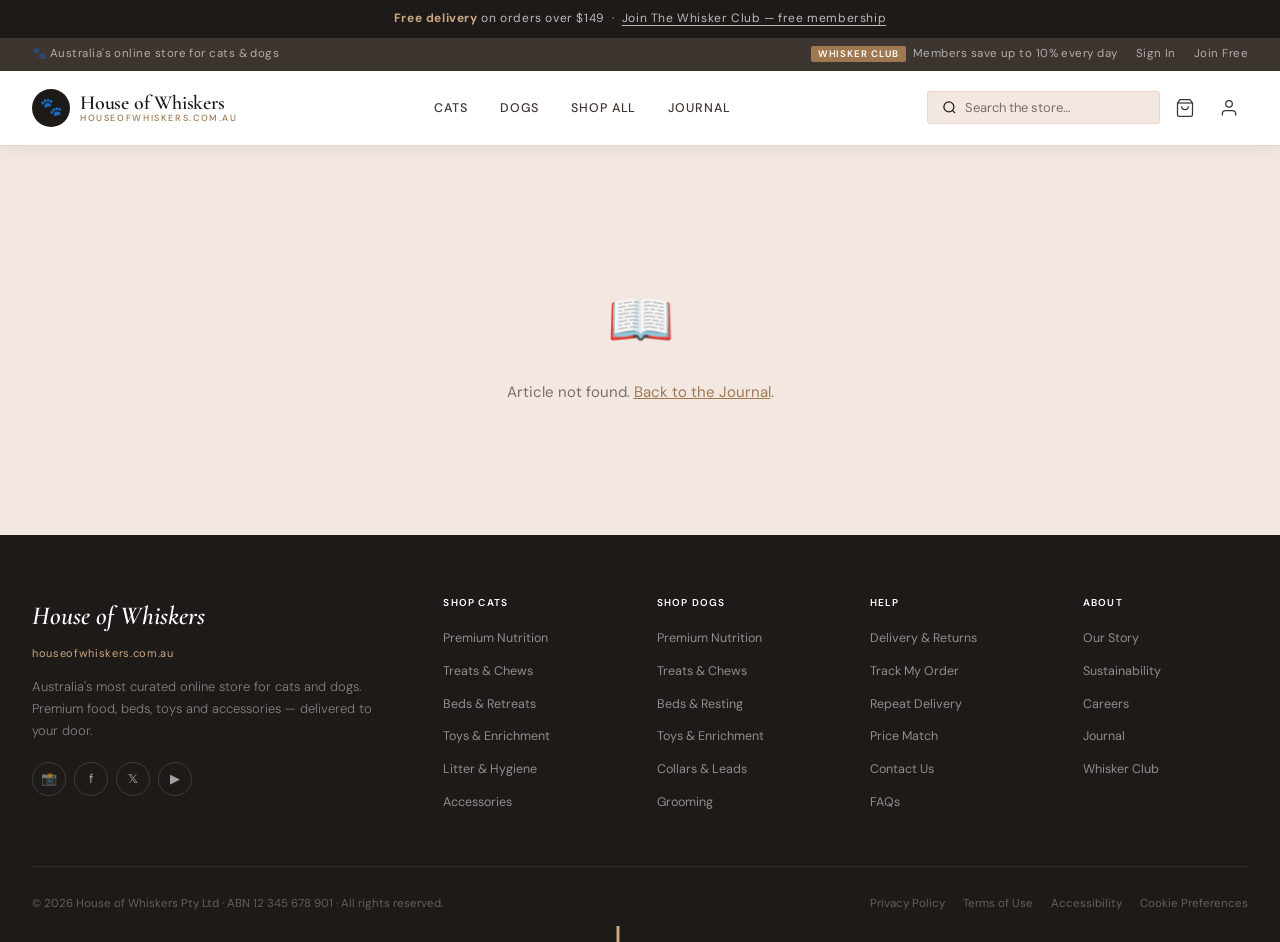
<file: article.html>
<!DOCTYPE html>
<html lang="en">
<head>
  <meta charset="UTF-8" />
  <meta name="viewport" content="width=device-width, initial-scale=1.0" />
  <title>Article — House of Whiskers</title>
  <link rel="preconnect" href="https://fonts.googleapis.com" />
  <link rel="preconnect" href="https://fonts.gstatic.com" crossorigin />
  <link href="https://fonts.googleapis.com/css2?family=Cormorant+Garamond:ital,wght@0,400;0,500;0,600;0,700;1,400;1,600&family=DM+Sans:wght@300;400;500;600&display=swap" rel="stylesheet" />
  <link rel="stylesheet" href="styles.css" />
</head>
<body>
<div id="site-top"></div>
<div id="root"></div>
<div id="site-bottom"></div>
<script src="app.js"></script>
<script src="articles.js"></script>
<script>
HOW.mountChrome();
const a = ARTICLES[HOW.qp('id')];
const root = document.getElementById('root');

if(!a){
  root.innerHTML = '<div class="section-pad"><div class="empty-state"><div class="es-icon">📖</div><p>Article not found. <a href="journal.html" style="color:var(--sand-dk);text-decoration:underline">Back to the Journal</a>.</p></div></div>';
} else {
  document.title = a.title + ' — House of Whiskers';
  const bodyHtml = a.body.map(b=>{
    if(b.lead) return `<p class="lead">${b.lead}</p>`;
    if(b.h2) return `<h2>${b.h2}</h2>`;
    if(b.p) return `<p>${b.p}</p>`;
    if(b.pull) return `<div class="pull">${b.pull}</div>`;
    if(b.ul) return `<ul>${b.ul.map(i=>`<li>${i}</li>`).join('')}</ul>`;
    return '';
  }).join('');

  root.innerHTML = `
    <div class="page-head"><div class="page-head-inner">
      <div class="crumbs"><a href="index.html">Home</a> / <a href="journal.html">Journal</a> / <span>${a.tag}</span></div>
      <h1 class="page-title" style="max-width:840px">${a.title}</h1>
      <p class="page-lead">${a.meta}</p>
    </div></div>
    <div class="article-hero-img" style="background-image:url('${a.img}')"></div>
    <div class="section-pad">
      <div class="article-body">${bodyHtml}
        <div style="border-top:1px solid var(--blush-mid);margin-top:36px;padding-top:24px">
          <a href="journal.html" class="link-more">← More from the Journal</a>
        </div>
      </div>
      <div style="max-width:1080px;margin:56px auto 0">
        <div class="sec-head"><div><div class="sec-title" style="font-size:28px">Shop this article</div></div></div>
        <div class="pgrid" id="related"></div>
      </div>
    </div>`;

  HOW.renderGrid(document.getElementById('related'), (a.related||[]).map(HOW.findProduct).filter(Boolean));
}
</script>
</body>
</html>
</file>
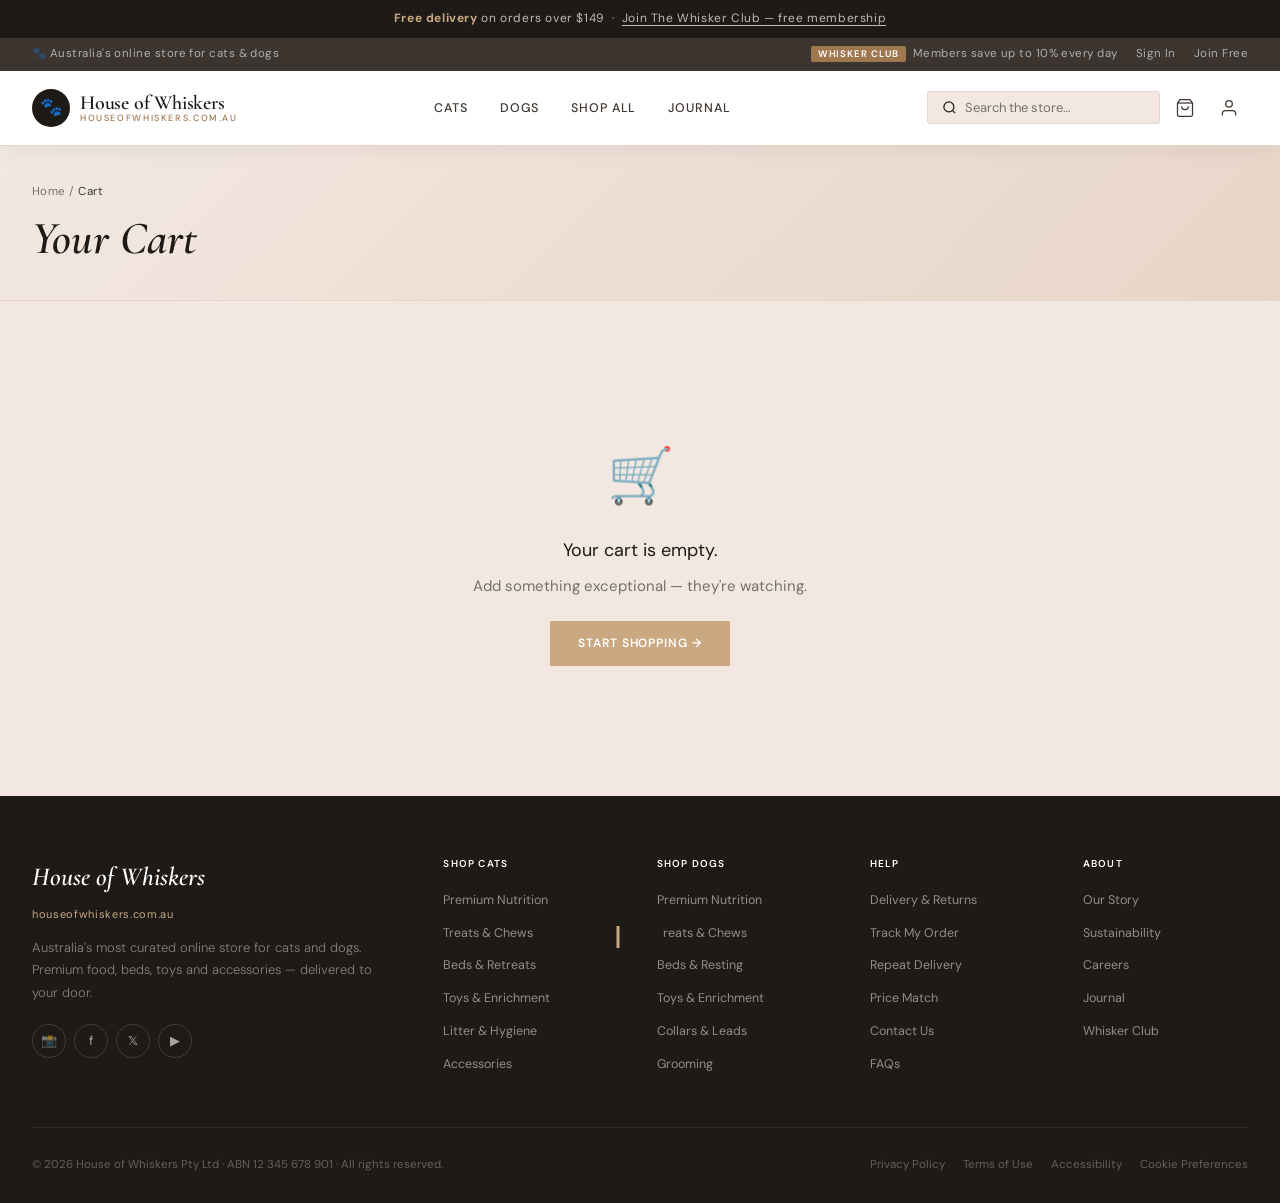
<file: cart.html>
<!DOCTYPE html>
<html lang="en">
<head>
  <meta charset="UTF-8" />
  <meta name="viewport" content="width=device-width, initial-scale=1.0" />
  <title>Your Cart — House of Whiskers</title>
  <link rel="preconnect" href="https://fonts.googleapis.com" />
  <link rel="preconnect" href="https://fonts.gstatic.com" crossorigin />
  <link href="https://fonts.googleapis.com/css2?family=Cormorant+Garamond:ital,wght@0,400;0,500;0,600;0,700;1,400;1,600&family=DM+Sans:wght@300;400;500;600&display=swap" rel="stylesheet" />
  <link rel="stylesheet" href="styles.css" />
</head>
<body>
<div id="site-top"></div>

<div class="page-head"><div class="page-head-inner">
  <div class="crumbs"><a href="index.html">Home</a> / <span>Cart</span></div>
  <h1 class="page-title">Your Cart</h1>
</div></div>

<div class="section-pad">
  <div id="cartWrap"></div>
</div>

<div id="site-bottom"></div>
<script src="app.js"></script>
<script>
HOW.mountChrome();
const FREE_OVER = 149;

function render(){
  const cart = HOW.getCart();
  const wrap = document.getElementById('cartWrap');
  if(!cart.length){
    wrap.innerHTML = `<div class="empty-state"><div class="es-icon">🛒</div>
      <p style="font-size:18px;color:var(--ink)">Your cart is empty.</p>
      <p style="margin:8px 0 22px">Add something exceptional — they're watching.</p>
      <a href="shop.html" class="btn-primary">Start Shopping →</a></div>`;
    return;
  }
  const lines = cart.map(it=>{
    const p = HOW.findProduct(it.id); if(!p) return '';
    return `<div class="cart-line">
      <div class="cart-line-img">${p.emoji}</div>
      <div>
        <div class="cart-line-brand">${p.brand}</div>
        <a href="product.html?id=${p.id}"><div class="cart-line-name">${p.name}</div></a>
        <div class="cart-line-ctrls">
          <div class="pd-qty" style="transform:scale(.9);transform-origin:left">
            <button onclick="HOW.setQty('${p.id}',${it.qty-1});render()">−</button>
            <span>${it.qty}</span>
            <button onclick="HOW.setQty('${p.id}',${it.qty+1});render()">+</button>
          </div>
          <span class="cart-rm-link" onclick="HOW.remove('${p.id}');render()">Remove</span>
        </div>
      </div>
      <div class="cart-line-price">${HOW.money(p.price*it.qty)}</div>
    </div>`;
  }).join('');

  const sub = HOW.cartSubtotal();
  const save = HOW.cartMemberSave();
  const ship = sub>=FREE_OVER || sub===0 ? 0 : 9.95;
  const toFree = Math.max(0, FREE_OVER - sub);
  const pct = Math.min(100, (sub/FREE_OVER)*100);

  wrap.innerHTML = `<div class="cartpage">
    <div>
      ${lines}
      <div style="margin-top:22px"><a href="shop.html" class="link-more">← Continue shopping</a></div>
    </div>
    <div class="summary">
      <h3>Order Summary</h3>
      <div class="summary-row"><span>Subtotal</span><span>${HOW.money(sub)}</span></div>
      <div class="summary-row"><span>Delivery</span><span>${ship===0?'FREE':HOW.money(ship)}</span></div>
      ${toFree>0?`<div class="ship-note" style="text-align:left;margin:6px 0">Add ${HOW.money(toFree)} for free delivery</div><div class="progress-ship"><i style="width:${pct}%"></i></div>`:`<div class="ship-note" style="text-align:left;color:var(--leaf)">✓ You've unlocked free delivery</div>`}
      <div class="summary-row total"><span>Total</span><span>${HOW.money(sub+ship)}</span></div>
      <div class="summary-row" style="color:var(--leaf)"><span>🐾 Whisker Club members would save</span><span>${HOW.money(save)}</span></div>
      <a href="checkout.html" class="btn-primary">Checkout →</a>
      <div class="ship-note">Secure checkout · Demo store</div>
    </div>
  </div>`;
}
render();
</script>
</body>
</html>
</file>
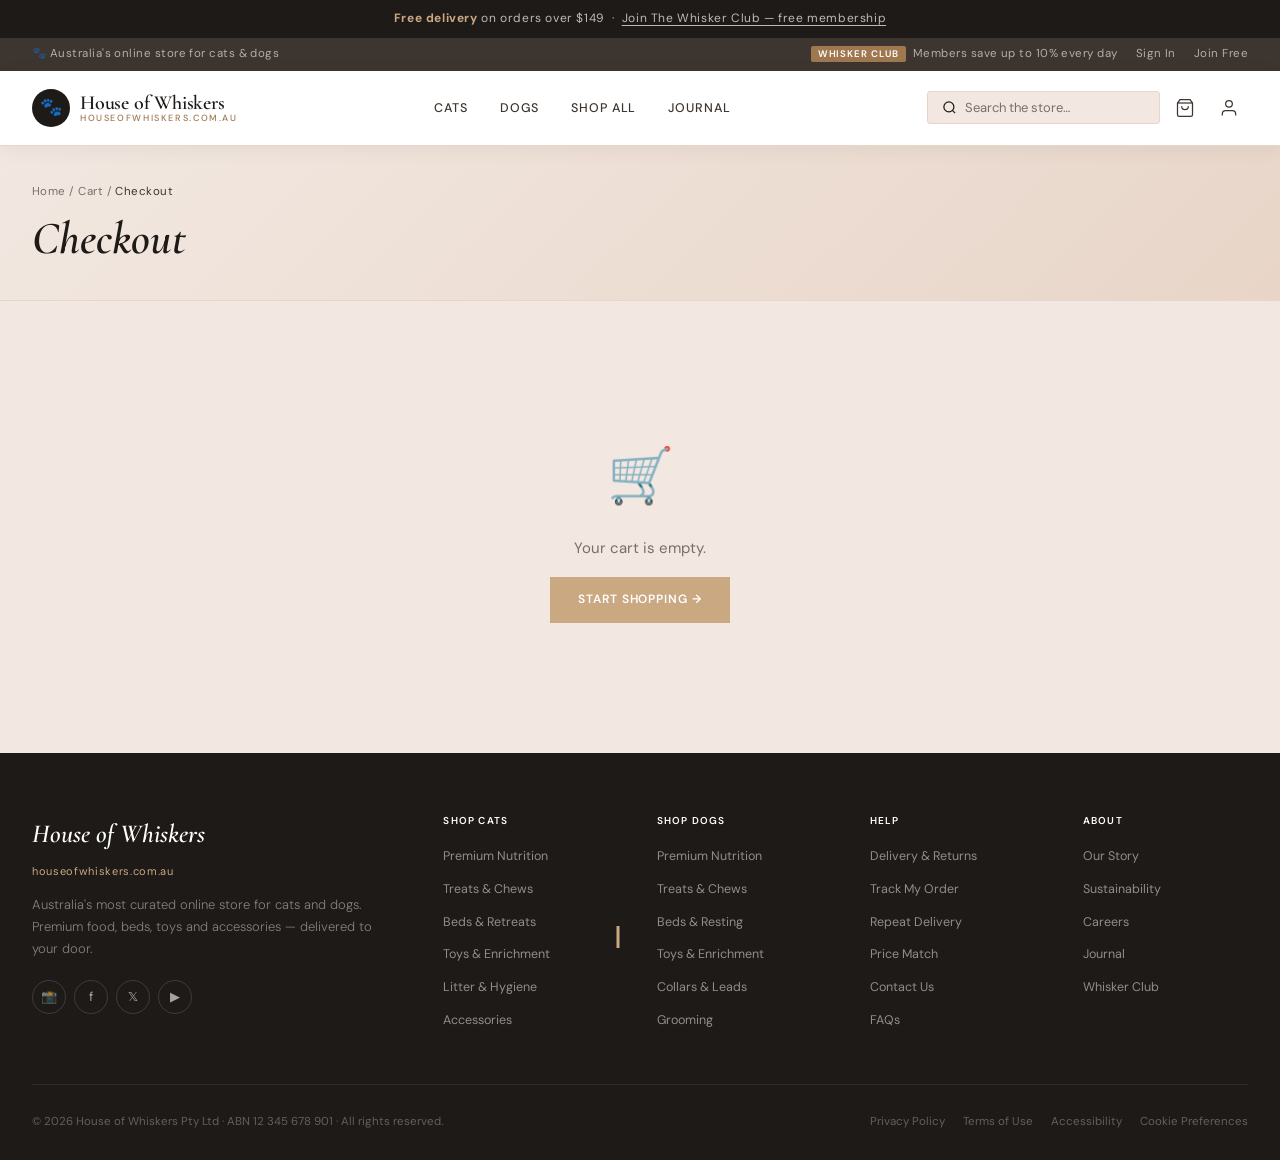
<file: checkout.html>
<!DOCTYPE html>
<html lang="en">
<head>
  <meta charset="UTF-8" />
  <meta name="viewport" content="width=device-width, initial-scale=1.0" />
  <title>Checkout — House of Whiskers</title>
  <link rel="preconnect" href="https://fonts.googleapis.com" />
  <link rel="preconnect" href="https://fonts.gstatic.com" crossorigin />
  <link href="https://fonts.googleapis.com/css2?family=Cormorant+Garamond:ital,wght@0,400;0,500;0,600;0,700;1,400;1,600&family=DM+Sans:wght@300;400;500;600&display=swap" rel="stylesheet" />
  <link rel="stylesheet" href="styles.css" />
</head>
<body>
<div id="site-top"></div>

<div class="page-head"><div class="page-head-inner">
  <div class="crumbs"><a href="index.html">Home</a> / <a href="cart.html">Cart</a> / <span>Checkout</span></div>
  <h1 class="page-title">Checkout</h1>
</div></div>

<div class="section-pad">
  <div class="steps" id="steps">
    <div class="step on" id="step-1">1 · Details</div>
    <div class="step" id="step-2">2 · Delivery</div>
    <div class="step" id="step-3">3 · Payment</div>
  </div>
  <div id="coRoot"></div>
</div>

<div id="site-bottom"></div>
<script src="app.js"></script>
<script>
HOW.mountChrome();
const FREE_OVER = 149;
let step = 1;
let shipMethod = 'standard';
const SHIP = { standard:{label:'Standard',desc:'2–4 business days',price:9.95}, express:{label:'Express',desc:'1–2 business days',price:14.95} };

function totals(){
  const sub = HOW.cartSubtotal();
  let ship = SHIP[shipMethod].price;
  if(sub>=FREE_OVER && shipMethod==='standard') ship = 0;
  return { sub, ship, total: sub+ship };
}

function summaryCard(){
  const cart = HOW.getCart();
  const t = totals();
  const lines = cart.map(it=>{ const p=HOW.findProduct(it.id); return p?`<div class="summary-row"><span>${p.brand} ${p.name.split('—')[0].trim()} ×${it.qty}</span><span>${HOW.money(p.price*it.qty)}</span></div>`:''; }).join('');
  return `<div class="summary">
    <h3>Order Summary</h3>
    ${lines || '<p style="color:var(--mist);font-size:13px">Your cart is empty.</p>'}
    <div class="summary-row" style="border-top:1px solid var(--blush-mid);margin-top:8px;padding-top:12px"><span>Subtotal</span><span>${HOW.money(t.sub)}</span></div>
    <div class="summary-row"><span>Delivery (${SHIP[shipMethod].label})</span><span>${t.ship===0?'FREE':HOW.money(t.ship)}</span></div>
    <div class="summary-row total"><span>Total</span><span>${HOW.money(t.total)}</span></div>
  </div>`;
}

function render(){
  const cart = HOW.getCart();
  if(!cart.length){
    document.getElementById('coRoot').innerHTML = `<div class="empty-state"><div class="es-icon">🛒</div><p>Your cart is empty.</p><a href="shop.html" class="btn-primary" style="margin-top:16px">Start Shopping →</a></div>`;
    document.getElementById('steps').style.display='none';
    return;
  }
  [1,2,3].forEach(n=>{
    const el=document.getElementById('step-'+n);
    el.className='step'+(n===step?' on':n<step?' done':'');
  });

  let main = '';
  if(step===1){
    main = `<div class="block-card"><h3>Your details</h3>
      <div class="form-grid">
        <div class="field"><label>First name</label><input id="f_first" placeholder="Marnie" /></div>
        <div class="field"><label>Last name</label><input id="f_last" placeholder="Whiskerton" /></div>
        <div class="field full"><label>Email</label><input id="f_email" type="email" placeholder="you@example.com" /></div>
        <div class="field full"><label>Phone</label><input id="f_phone" placeholder="0400 000 000" /></div>
      </div>
      <button class="btn-primary btn-block" onclick="go(2)">Continue to delivery →</button>
    </div>`;
  } else if(step===2){
    main = `<div class="block-card"><h3>Delivery address</h3>
      <div class="form-grid">
        <div class="field full"><label>Street address</label><input id="f_addr" placeholder="1 Catnip Lane" /></div>
        <div class="field"><label>Suburb</label><input id="f_suburb" placeholder="Fitzroy" /></div>
        <div class="field"><label>State</label>
          <select id="f_state"><option>VIC</option><option>NSW</option><option>QLD</option><option>WA</option><option>SA</option><option>TAS</option><option>ACT</option><option>NT</option></select></div>
        <div class="field"><label>Postcode</label><input id="f_post" placeholder="3065" /></div>
      </div>
      <h3 style="margin-top:24px">Delivery method</h3>
      <div class="radio-row ${shipMethod==='standard'?'on':''}" onclick="setShip('standard')"><div><div class="rr-title">Standard</div><div class="rr-desc">2–4 business days</div></div><div class="rr-price">${HOW.cartSubtotal()>=FREE_OVER?'FREE':'$9.95'}</div></div>
      <div class="radio-row ${shipMethod==='express'?'on':''}" onclick="setShip('express')"><div><div class="rr-title">Express</div><div class="rr-desc">1–2 business days</div></div><div class="rr-price">$14.95</div></div>
      <div style="display:flex;gap:12px;margin-top:8px">
        <button class="btn-ghost" style="color:var(--ink);border-color:var(--blush-mid);flex:1;justify-content:center" onclick="go(1)">← Back</button>
        <button class="btn-primary" style="flex:2;justify-content:center" onclick="go(3)">Continue to payment →</button>
      </div>
    </div>`;
  } else {
    main = `<div class="block-card"><h3>Payment</h3>
      <p style="font-size:13px;color:var(--mist);margin-bottom:18px">This is a demo store — no card is charged and no details are stored.</p>
      <div class="form-grid">
        <div class="field full"><label>Card number</label><input placeholder="4242 4242 4242 4242" /></div>
        <div class="field"><label>Expiry</label><input placeholder="12 / 28" /></div>
        <div class="field"><label>CVC</label><input placeholder="123" /></div>
        <div class="field full"><label>Name on card</label><input placeholder="M Whiskerton" /></div>
      </div>
      <label style="display:flex;gap:10px;align-items:center;font-size:13px;color:var(--ink-soft);margin:6px 0 18px"><input type="checkbox" checked style="width:auto" /> Join the Whisker Club free and save up to 10% on this order</label>
      <div style="display:flex;gap:12px">
        <button class="btn-ghost" style="color:var(--ink);border-color:var(--blush-mid);flex:1;justify-content:center" onclick="go(2)">← Back</button>
        <button class="btn-primary" style="flex:2;justify-content:center" onclick="placeOrder()">Place Order · ${HOW.money(totals().total)} →</button>
      </div>
    </div>`;
  }

  document.getElementById('coRoot').innerHTML = `<div class="checkout-grid"><div>${main}</div>${summaryCard()}</div>`;
}

function go(n){ step=n; render(); window.scrollTo({top:0,behavior:'smooth'}); }
function setShip(m){ shipMethod=m; render(); }

async function placeOrder(){
  const btn = document.querySelector('.checkout-grid .btn-primary');
  // Save a pending order so the confirmation page can show details on return
  const order = { id: 'HOW' + Math.floor(100000+Math.random()*900000), total: totals().total, items: HOW.cartCount(), ship: SHIP[shipMethod].label };
  try { localStorage.setItem('how_last_order', JSON.stringify(order)); } catch(e){}

  // Try the real Stripe checkout via the Netlify function
  if (btn){ btn.textContent = 'Redirecting to secure payment\u2026'; btn.style.pointerEvents='none'; }
  try {
    const res = await fetch('/.netlify/functions/create-checkout', {
      method: 'POST',
      headers: { 'Content-Type': 'application/json' },
      body: JSON.stringify({ items: HOW.getCart(), shipping: shipMethod })
    });
    if (res.ok) {
      const data = await res.json();
      if (data && data.url) { location.href = data.url; return; }
    } else if (res.status === 503) {
      HOW.toast('Payments not live yet \u2014 showing demo confirmation.');
    } else {
      HOW.toast('Payment could not start. Please try again.');
    }
  } catch (e) {
    HOW.toast('Network issue starting payment \u2014 showing demo confirmation.');
  }

  // Fallback (Stripe not configured / unreachable): keep the demo flow working
  HOW.clearCart();
  location.href = 'confirmation.html';
}
render();
</script>
</body>
</html>
</file>
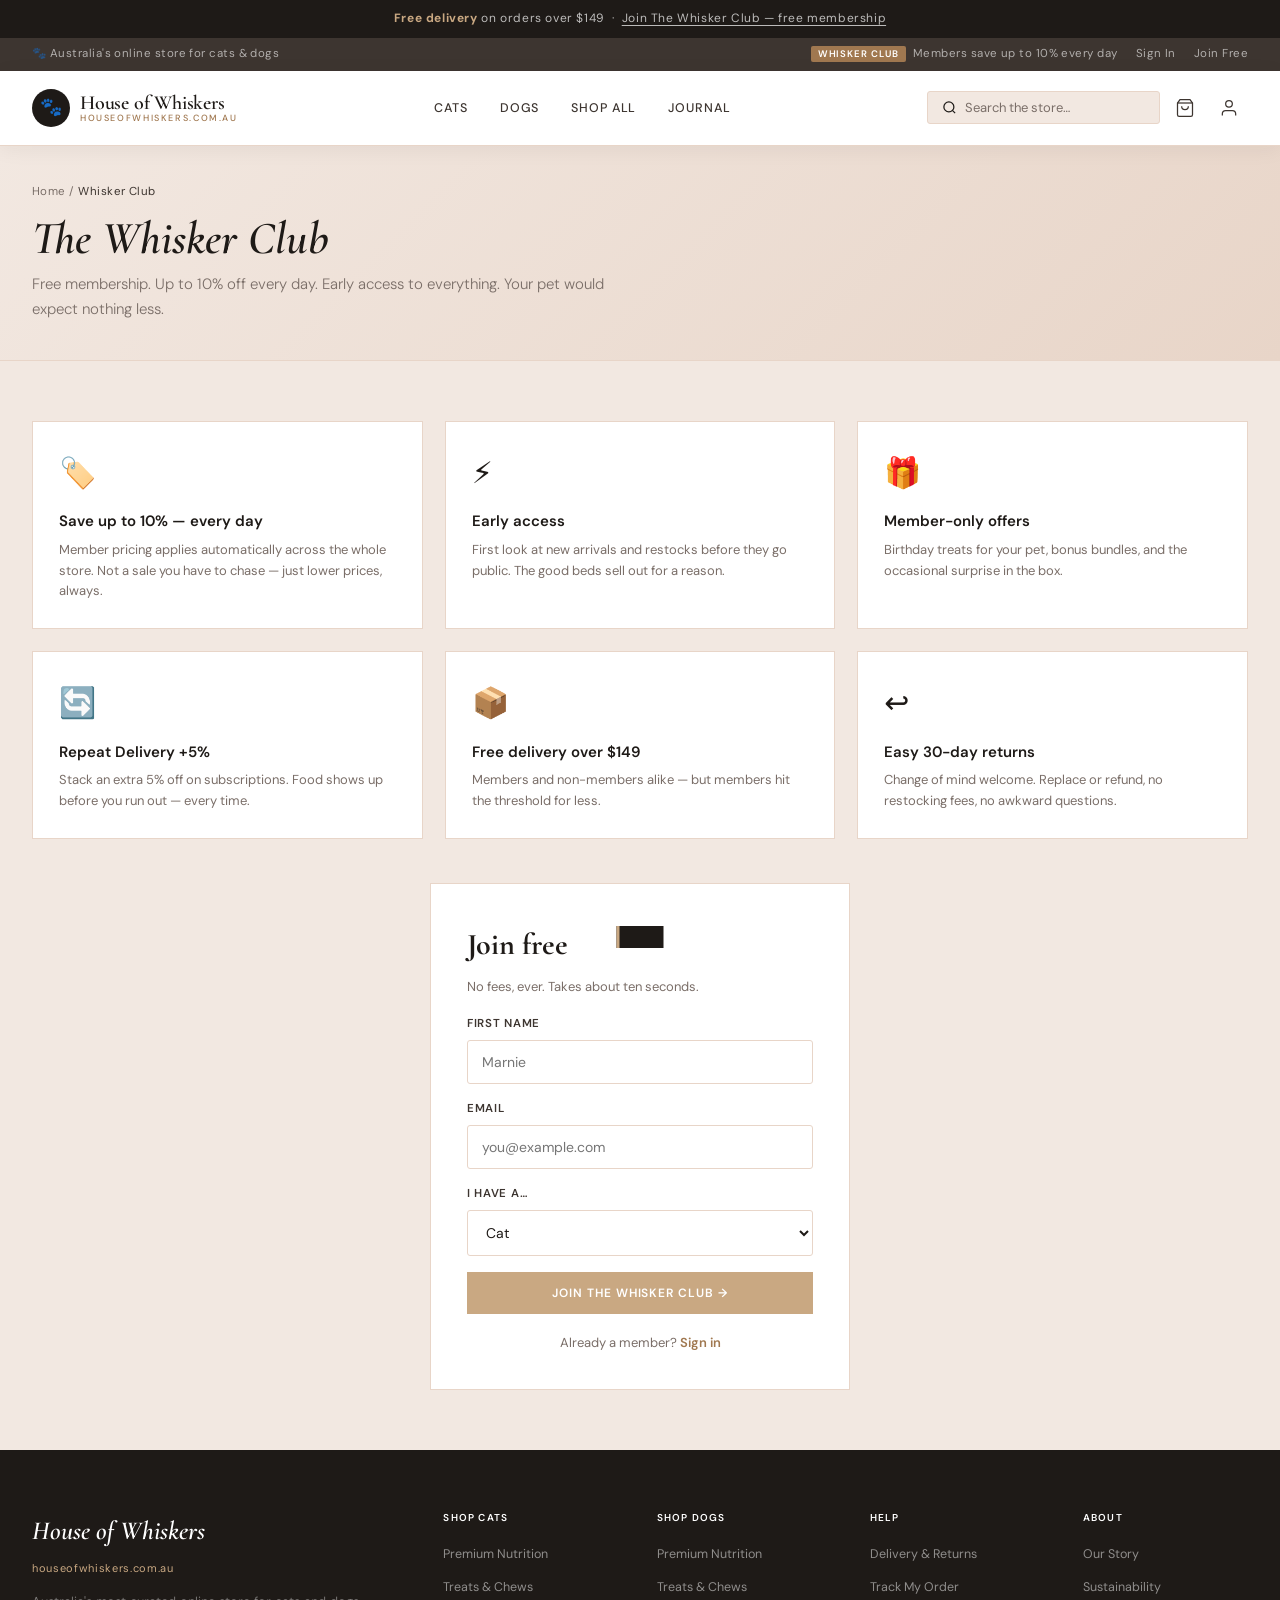
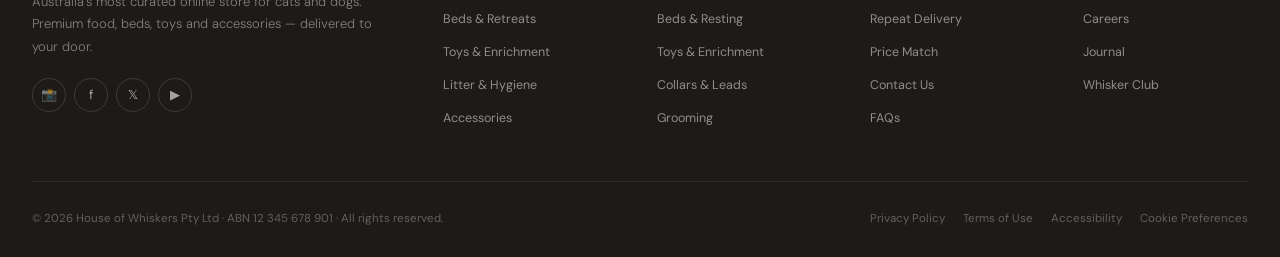
<file: club.html>
<!DOCTYPE html>
<html lang="en">
<head>
  <meta charset="UTF-8" />
  <meta name="viewport" content="width=device-width, initial-scale=1.0" />
  <title>The Whisker Club — House of Whiskers</title>
  <link rel="preconnect" href="https://fonts.googleapis.com" />
  <link rel="preconnect" href="https://fonts.gstatic.com" crossorigin />
  <link href="https://fonts.googleapis.com/css2?family=Cormorant+Garamond:ital,wght@0,400;0,500;0,600;0,700;1,400;1,600&family=DM+Sans:wght@300;400;500;600&display=swap" rel="stylesheet" />
  <link rel="stylesheet" href="styles.css" />
</head>
<body>
<div id="site-top"></div>

<div class="page-head"><div class="page-head-inner">
  <div class="crumbs"><a href="index.html">Home</a> / <span>Whisker Club</span></div>
  <h1 class="page-title">The Whisker Club</h1>
  <p class="page-lead">Free membership. Up to 10% off every day. Early access to everything. Your pet would expect nothing less.</p>
</div></div>

<div class="section-pad">
  <div class="two-col-feat" style="margin-bottom:44px">
    <div class="feat-box"><div class="fb-icon">🏷️</div><h3>Save up to 10% — every day</h3><p>Member pricing applies automatically across the whole store. Not a sale you have to chase — just lower prices, always.</p></div>
    <div class="feat-box"><div class="fb-icon">⚡</div><h3>Early access</h3><p>First look at new arrivals and restocks before they go public. The good beds sell out for a reason.</p></div>
    <div class="feat-box"><div class="fb-icon">🎁</div><h3>Member-only offers</h3><p>Birthday treats for your pet, bonus bundles, and the occasional surprise in the box.</p></div>
    <div class="feat-box"><div class="fb-icon">🔄</div><h3>Repeat Delivery +5%</h3><p>Stack an extra 5% off on subscriptions. Food shows up before you run out — every time.</p></div>
    <div class="feat-box"><div class="fb-icon">📦</div><h3>Free delivery over $149</h3><p>Members and non-members alike — but members hit the threshold for less.</p></div>
    <div class="feat-box"><div class="fb-icon">↩️</div><h3>Easy 30-day returns</h3><p>Change of mind welcome. Replace or refund, no restocking fees, no awkward questions.</p></div>
  </div>

  <div class="auth-card">
    <h2>Join free</h2>
    <p style="font-size:13px;color:var(--mist);margin-bottom:18px">No fees, ever. Takes about ten seconds.</p>
    <form onsubmit="joinClub(event)">
      <div class="field"><label>First name</label><input required placeholder="Marnie" /></div>
      <div class="field"><label>Email</label><input type="email" required placeholder="you@example.com" /></div>
      <div class="field"><label>I have a…</label><select><option>Cat</option><option>Dog</option><option>Both, obviously</option></select></div>
      <button class="btn-primary btn-block" type="submit">Join the Whisker Club →</button>
    </form>
    <div class="auth-switch">Already a member? <a href="account.html?view=signin">Sign in</a></div>
  </div>
</div>

<div id="site-bottom"></div>
<script src="app.js"></script>
<script>
HOW.mountChrome();
function joinClub(e){
  e.preventDefault();
  const f = e.target;
  const email = (f.querySelector('input[type=email]')||{}).value || '';
  const name = (f.querySelector('input[placeholder="Marnie"]')||{}).value || '';
  HOW.subscribe(email, name, 'club-page');
  HOW.toast('Welcome to the Whisker Club! 🐾 Check your inbox to confirm.');
  setTimeout(()=>location.href='account.html', 1400);
}
</script>
</body>
</html>
</file>
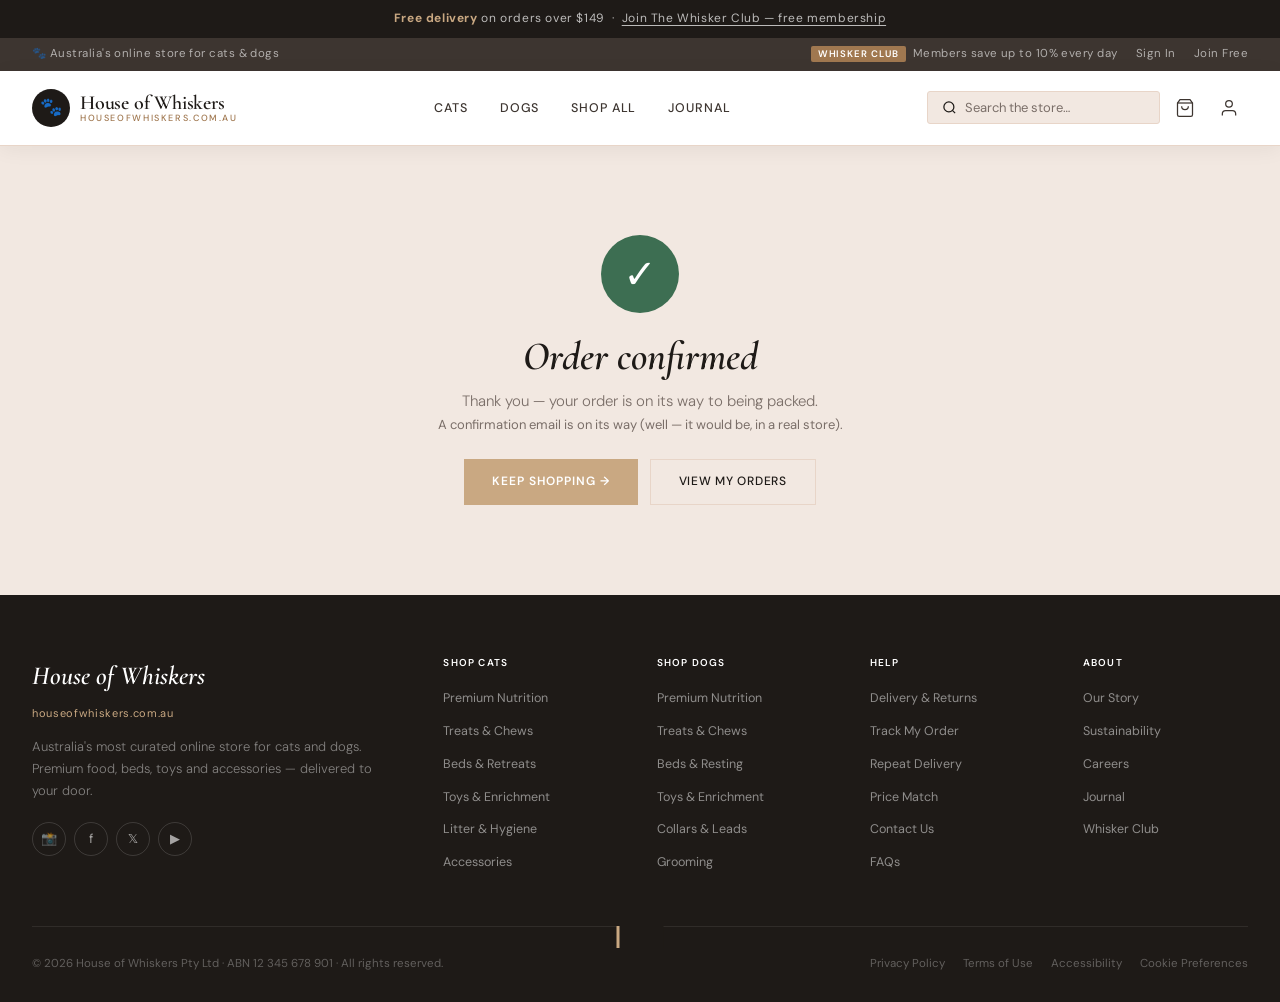
<file: confirmation.html>
<!DOCTYPE html>
<html lang="en">
<head>
  <meta charset="UTF-8" />
  <meta name="viewport" content="width=device-width, initial-scale=1.0" />
  <title>Order Confirmed — House of Whiskers</title>
  <link rel="preconnect" href="https://fonts.googleapis.com" />
  <link rel="preconnect" href="https://fonts.gstatic.com" crossorigin />
  <link href="https://fonts.googleapis.com/css2?family=Cormorant+Garamond:ital,wght@0,400;0,500;0,600;0,700;1,400;1,600&family=DM+Sans:wght@300;400;500;600&display=swap" rel="stylesheet" />
  <link rel="stylesheet" href="styles.css" />
</head>
<body>
<div id="site-top"></div>

<div class="section-pad">
  <div class="confirm-hero">
    <div class="confirm-check">✓</div>
    <h1 class="page-title" style="font-size:40px">Order confirmed</h1>
    <p class="page-lead" style="margin:12px auto 0" id="confMsg">Thank you — your order is on its way to being packed.</p>
    <div class="block-card" id="orderCard" style="text-align:left;max-width:440px;margin:30px auto;display:none"></div>
    <p style="font-size:13px;color:var(--mist);margin-bottom:24px">A confirmation email is on its way (well — it would be, in a real store).</p>
    <div class="hero-ctas" style="justify-content:center">
      <a href="shop.html" class="btn-primary">Keep Shopping →</a>
      <a href="account.html" class="btn-ghost" style="color:var(--ink);border-color:var(--blush-mid)">View My Orders</a>
    </div>
  </div>
</div>

<div id="site-bottom"></div>
<script src="app.js"></script>
<script>
HOW.mountChrome();
// If we've returned from a successful Stripe payment, clear the cart now.
const paid = new URLSearchParams(location.search).get('paid') === '1';
if (paid) { try { HOW.clearCart(); } catch(e){} }
let order=null;
try{ order = JSON.parse(localStorage.getItem('how_last_order')); }catch(e){}
if(order){
  document.getElementById('confMsg').innerHTML = `Thank you — order <b>#${order.id}</b> is confirmed${paid ? ' and paid' : ''}.`;
  const card = document.getElementById('orderCard');
  card.style.display='block';
  card.innerHTML = `
    <div class="summary-row"><span>Order number</span><span><b>#${order.id}</b></span></div>
    <div class="summary-row"><span>Items</span><span>${order.items}</span></div>
    <div class="summary-row"><span>Delivery</span><span>${order.ship}</span></div>
    <div class="summary-row total"><span>Total paid</span><span>${HOW.money(order.total)}</span></div>
    <div class="summary-row" style="color:var(--mist)"><span>Estimated arrival</span><span>${new Date(Date.now()+3*864e5).toLocaleDateString('en-AU',{weekday:'short',day:'numeric',month:'short'})}</span></div>`;
}
</script>
</body>
</html>
</file>
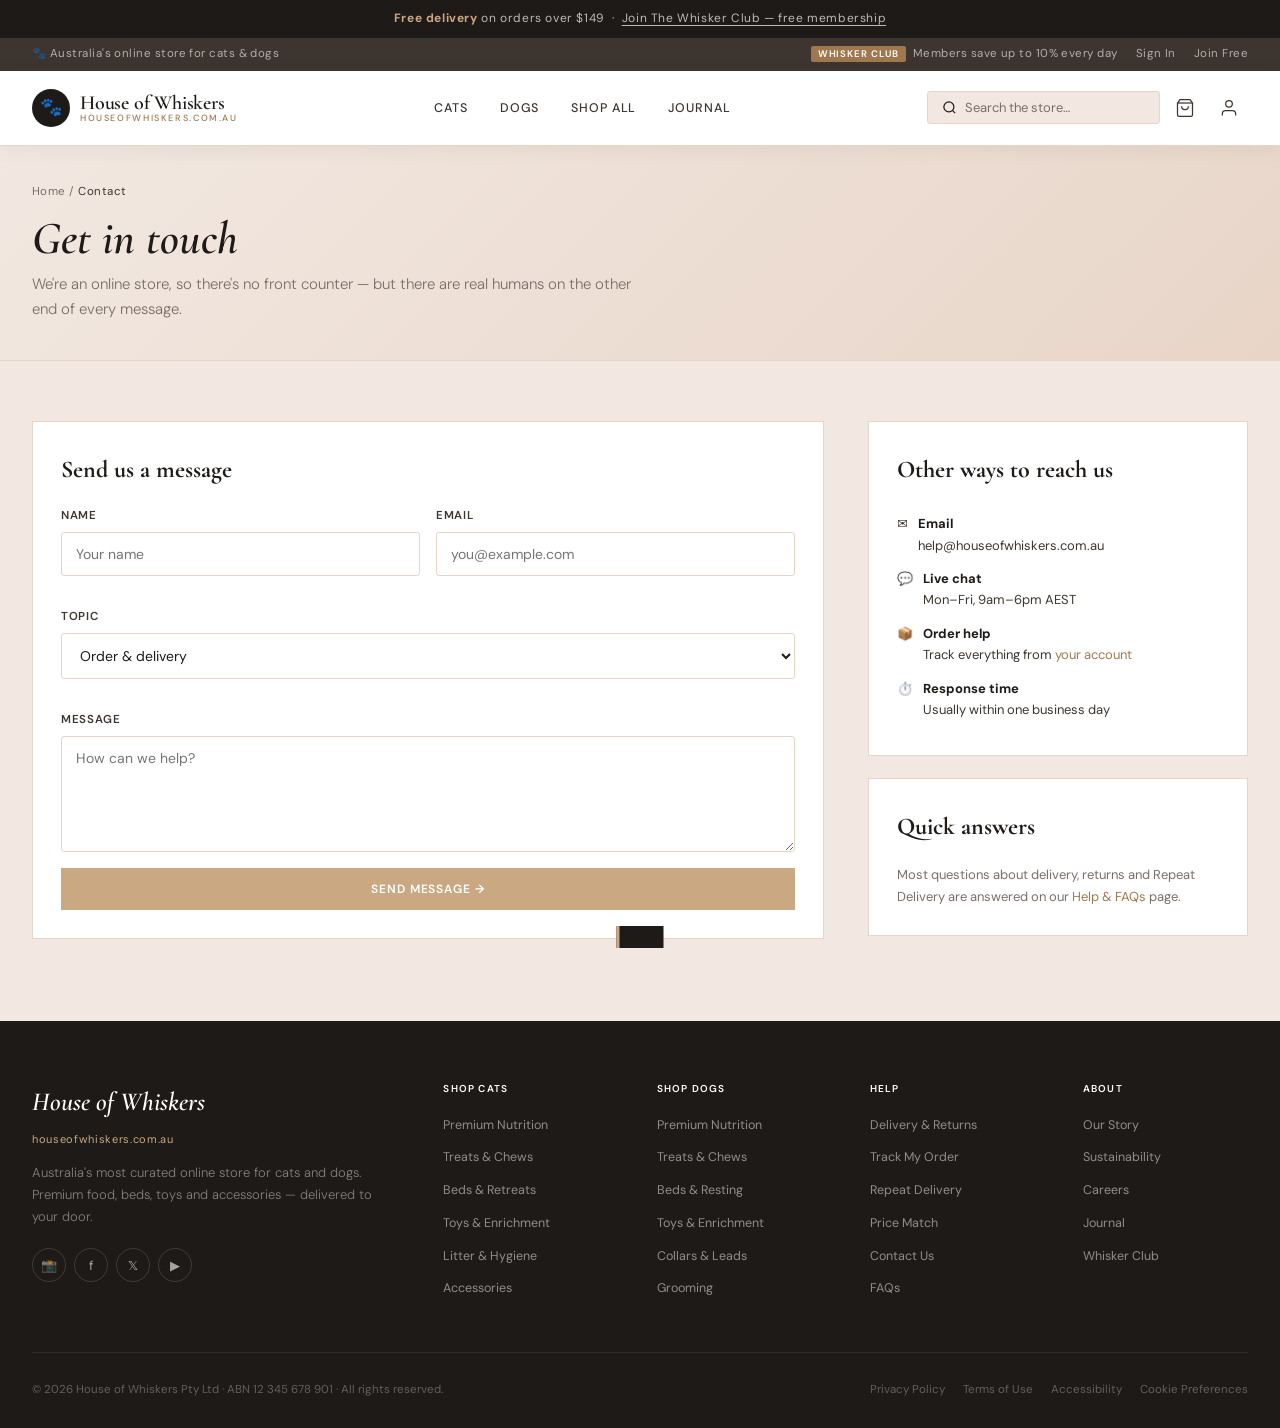
<file: contact.html>
<!DOCTYPE html>
<html lang="en">
<head>
  <meta charset="UTF-8" />
  <meta name="viewport" content="width=device-width, initial-scale=1.0" />
  <title>Contact Us — House of Whiskers</title>
  <link rel="preconnect" href="https://fonts.googleapis.com" />
  <link rel="preconnect" href="https://fonts.gstatic.com" crossorigin />
  <link href="https://fonts.googleapis.com/css2?family=Cormorant+Garamond:ital,wght@0,400;0,500;0,600;0,700;1,400;1,600&family=DM+Sans:wght@300;400;500;600&display=swap" rel="stylesheet" />
  <link rel="stylesheet" href="styles.css" />
</head>
<body>
<div id="site-top"></div>

<div class="page-head"><div class="page-head-inner">
  <div class="crumbs"><a href="index.html">Home</a> / <span>Contact</span></div>
  <h1 class="page-title">Get in touch</h1>
  <p class="page-lead">We're an online store, so there's no front counter — but there are real humans on the other end of every message.</p>
</div></div>

<div class="section-pad">
  <div class="checkout-grid">
    <div class="block-card">
      <h3>Send us a message</h3>
      <form onsubmit="sendMsg(event)">
        <div class="form-grid">
          <div class="field"><label>Name</label><input required placeholder="Your name" /></div>
          <div class="field"><label>Email</label><input type="email" required placeholder="you@example.com" /></div>
          <div class="field full"><label>Topic</label><select><option>Order &amp; delivery</option><option>Returns &amp; refunds</option><option>Product question</option><option>Whisker Club</option><option>Something else</option></select></div>
          <div class="field full"><label>Message</label><textarea rows="5" required placeholder="How can we help?"></textarea></div>
        </div>
        <button class="btn-primary btn-block" type="submit">Send message →</button>
      </form>
    </div>
    <div>
      <div class="block-card">
        <h3>Other ways to reach us</h3>
        <ul class="pd-meta-list" style="border:none;padding:0">
          <li>✉️ <span><b>Email</b><br>help@houseofwhiskers.com.au</span></li>
          <li>💬 <span><b>Live chat</b><br>Mon–Fri, 9am–6pm AEST</span></li>
          <li>📦 <span><b>Order help</b><br>Track everything from <a href="account.html" style="color:var(--sand-dk)">your account</a></span></li>
          <li>⏱️ <span><b>Response time</b><br>Usually within one business day</span></li>
        </ul>
      </div>
      <div class="block-card">
        <h3>Quick answers</h3>
        <p style="font-size:13px;color:var(--mist)">Most questions about delivery, returns and Repeat Delivery are answered on our <a href="help.html" style="color:var(--sand-dk)">Help &amp; FAQs</a> page.</p>
      </div>
    </div>
  </div>
</div>

<div id="site-bottom"></div>
<script src="app.js"></script>
<script>
HOW.mountChrome();
function sendMsg(e){ e.preventDefault(); HOW.toast('Message sent — we\'ll be in touch soon 🐾'); e.target.reset(); }
</script>
</body>
</html>
</file>
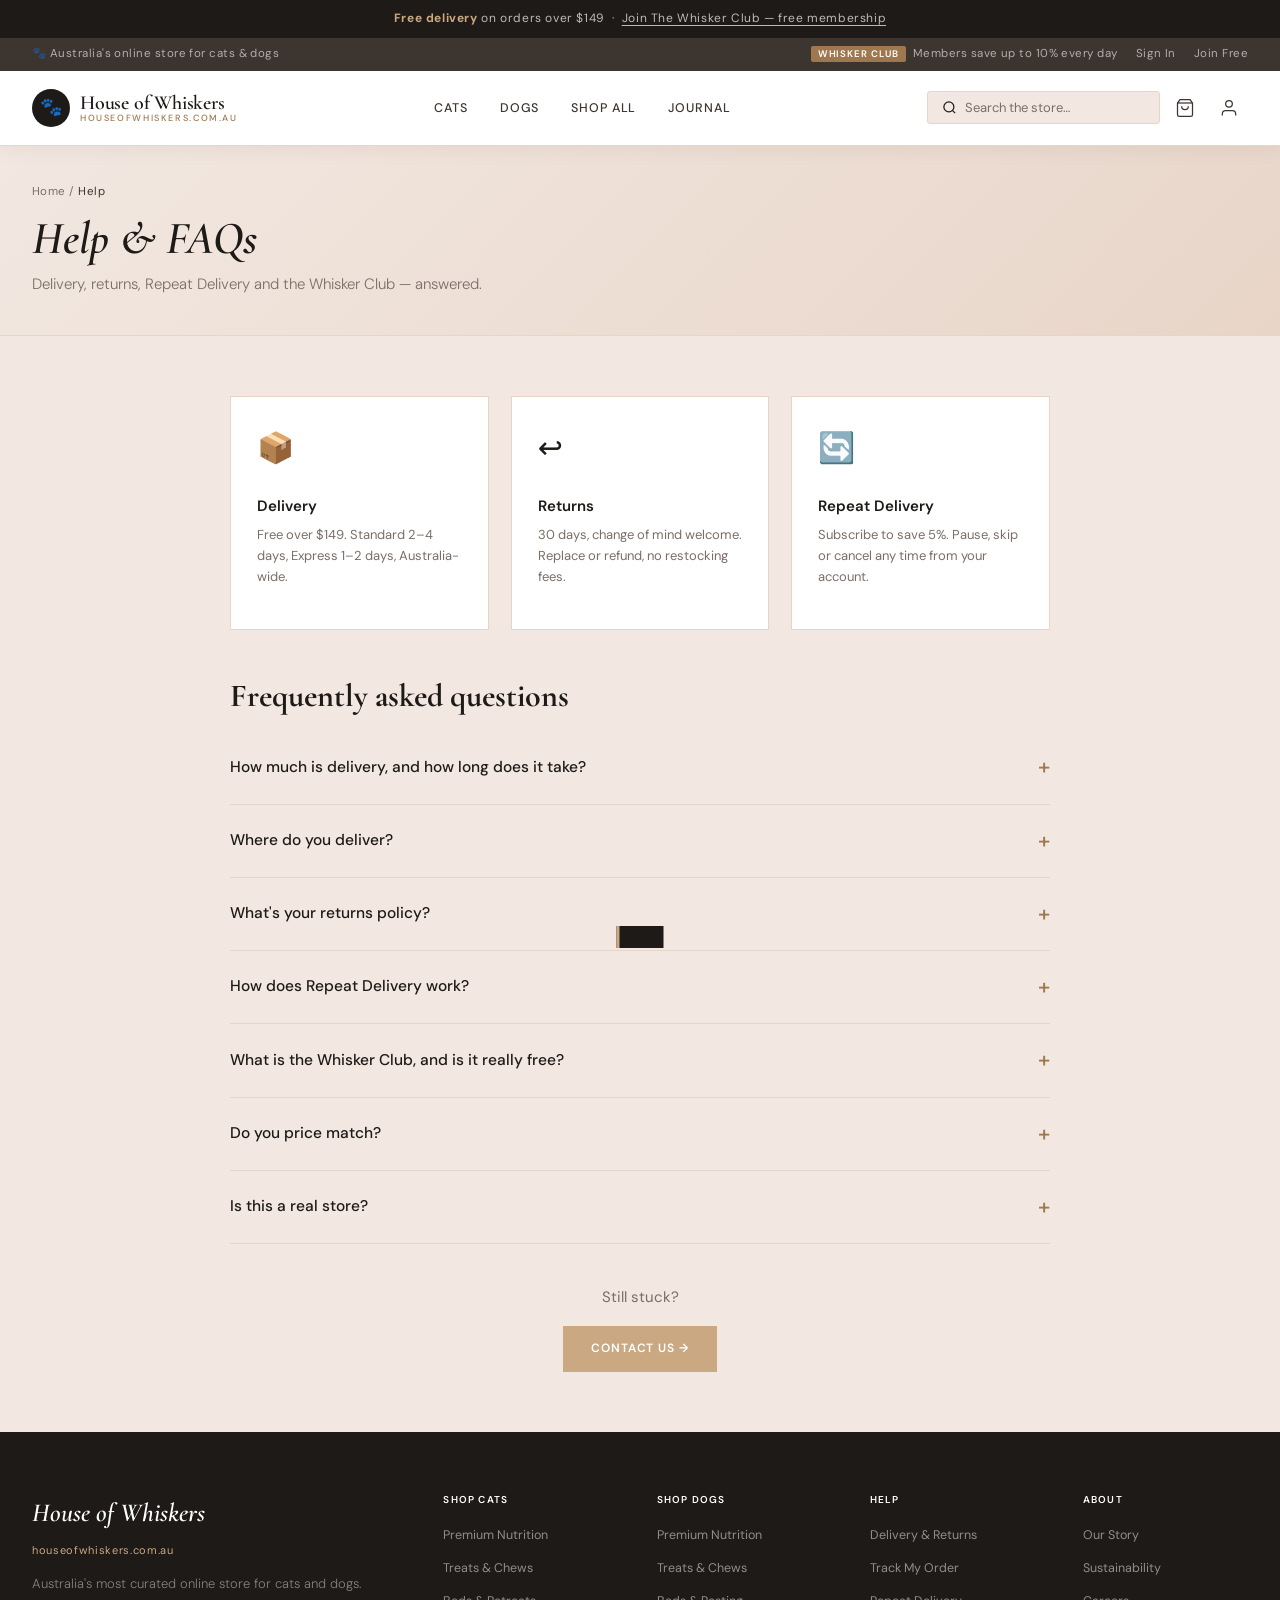
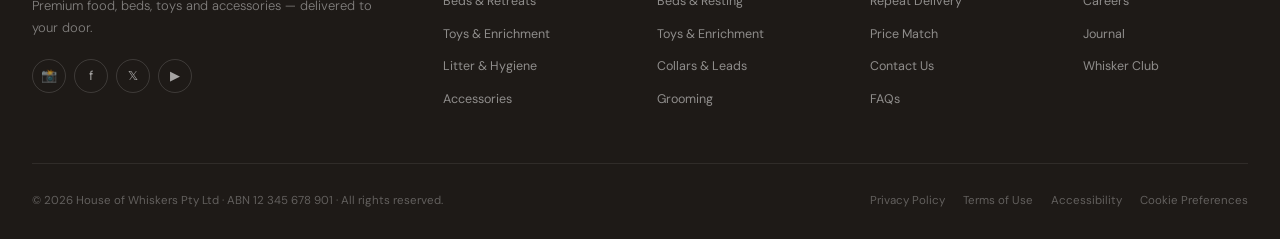
<file: help.html>
<!DOCTYPE html>
<html lang="en">
<head>
  <meta charset="UTF-8" />
  <meta name="viewport" content="width=device-width, initial-scale=1.0" />
  <title>Help &amp; FAQs — House of Whiskers</title>
  <link rel="preconnect" href="https://fonts.googleapis.com" />
  <link rel="preconnect" href="https://fonts.gstatic.com" crossorigin />
  <link href="https://fonts.googleapis.com/css2?family=Cormorant+Garamond:ital,wght@0,400;0,500;0,600;0,700;1,400;1,600&family=DM+Sans:wght@300;400;500;600&display=swap" rel="stylesheet" />
  <link rel="stylesheet" href="styles.css" />
</head>
<body>
<div id="site-top"></div>

<div class="page-head"><div class="page-head-inner">
  <div class="crumbs"><a href="index.html">Home</a> / <span>Help</span></div>
  <h1 class="page-title">Help &amp; FAQs</h1>
  <p class="page-lead">Delivery, returns, Repeat Delivery and the Whisker Club — answered.</p>
</div></div>

<div class="section-pad">
  <div class="content-narrow">
    <div class="two-col-feat" style="margin-bottom:40px">
      <div class="feat-box"><div class="fb-icon">📦</div><h3>Delivery</h3><p>Free over $149. Standard 2–4 days, Express 1–2 days, Australia-wide.</p></div>
      <div class="feat-box"><div class="fb-icon">↩️</div><h3>Returns</h3><p>30 days, change of mind welcome. Replace or refund, no restocking fees.</p></div>
      <div class="feat-box"><div class="fb-icon">🔄</div><h3>Repeat Delivery</h3><p>Subscribe to save 5%. Pause, skip or cancel any time from your account.</p></div>
    </div>

    <h2 style="margin-bottom:8px">Frequently asked questions</h2>
    <div id="faqs"></div>

    <div style="text-align:center;margin-top:40px">
      <p style="color:var(--mist);margin-bottom:14px">Still stuck?</p>
      <a href="contact.html" class="btn-primary">Contact us →</a>
    </div>
  </div>
</div>

<div id="site-bottom"></div>
<script src="app.js"></script>
<script>
HOW.mountChrome();
const FAQS = [
  ["How much is delivery, and how long does it take?","Delivery is free on orders over $149. Below that, Standard delivery is a flat $9.95 (2–4 business days) and Express is $14.95 (1–2 business days). We dispatch from our Australian warehouse, usually same day for orders placed before 2pm AEST."],
  ["Where do you deliver?","Anywhere in Australia. Remote areas may take an extra day or two, but the price is the same."],
  ["What's your returns policy?","You have 30 days to return anything for a replacement or full refund — including change of mind. There are no restocking fees. Just start a return from your account and we'll send a prepaid label."],
  ["How does Repeat Delivery work?","Pick how often you want an item (every 2, 4 or 8 weeks), and we'll send it automatically — with an extra 5% off every time. You can pause, skip or cancel whenever you like, no commitment."],
  ["What is the Whisker Club, and is it really free?","Yes, genuinely free. Members save up to 10% on everything every day, get early access to new arrivals, and receive member-only offers. There are no fees and no minimum spend. Join from the Whisker Club page."],
  ["Do you price match?","We do. If you find an identical in-stock item cheaper at another Australian retailer, let us know and we'll match it — no forms, no fuss."],
  ["Is this a real store?","This is a demo build of the House of Whiskers experience. You can browse, search, add to cart and run through checkout, but no payment is taken and no orders are actually shipped."],
];
document.getElementById('faqs').innerHTML = FAQS.map(([q,a])=>`
  <div class="faq"><div class="faq-q" onclick="toggleFaq(this)">${q}<span>+</span></div><div class="faq-a"><p>${a}</p></div></div>`).join('');
function toggleFaq(el){
  const f = el.parentElement;
  const a = f.querySelector('.faq-a');
  const open = f.classList.toggle('on');
  a.style.maxHeight = open ? a.scrollHeight+'px' : '0';
}
</script>
</body>
</html>
</file>
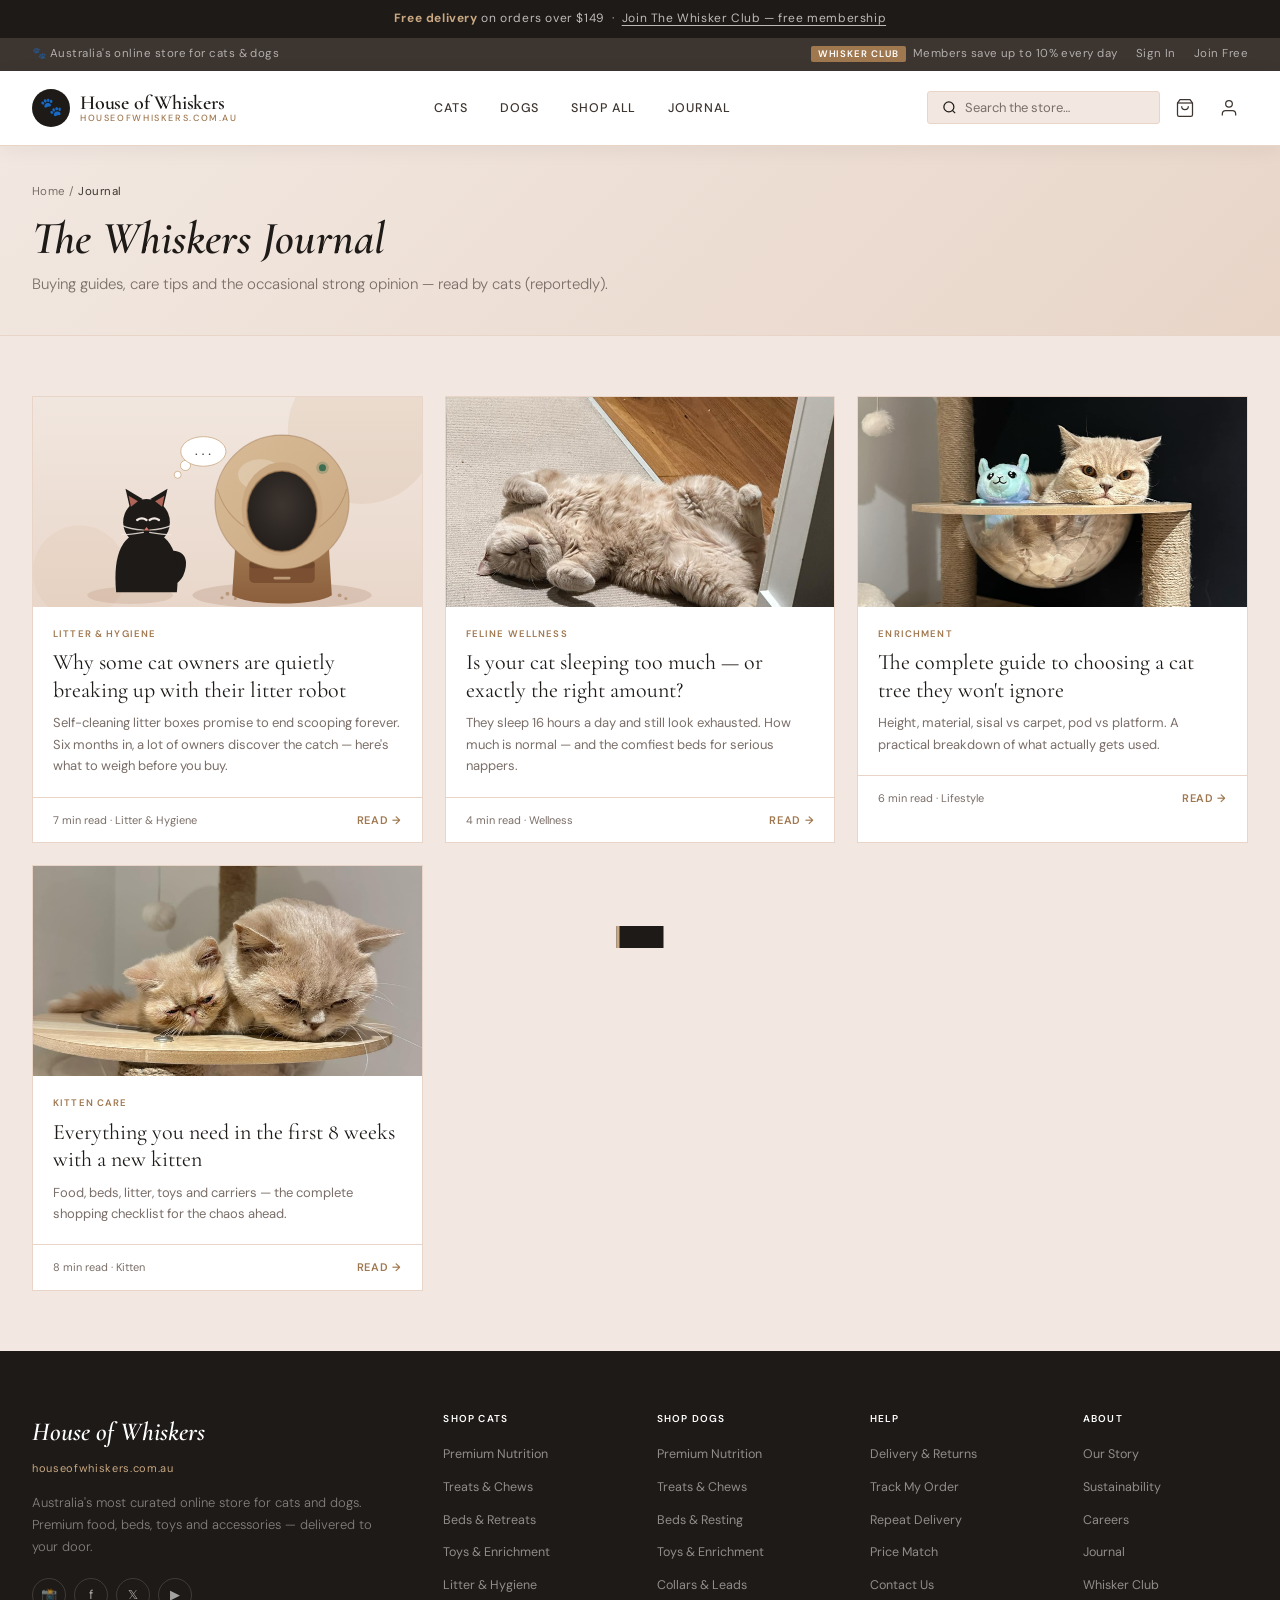
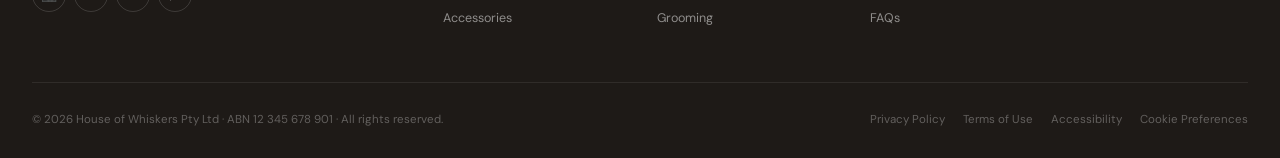
<file: journal.html>
<!DOCTYPE html>
<html lang="en">
<head>
  <meta charset="UTF-8" />
  <meta name="viewport" content="width=device-width, initial-scale=1.0" />
  <title>The Whiskers Journal — House of Whiskers</title>
  <link rel="preconnect" href="https://fonts.googleapis.com" />
  <link rel="preconnect" href="https://fonts.gstatic.com" crossorigin />
  <link href="https://fonts.googleapis.com/css2?family=Cormorant+Garamond:ital,wght@0,400;0,500;0,600;0,700;1,400;1,600&family=DM+Sans:wght@300;400;500;600&display=swap" rel="stylesheet" />
  <link rel="stylesheet" href="styles.css" />
</head>
<body>
<div id="site-top"></div>

<div class="page-head"><div class="page-head-inner">
  <div class="crumbs"><a href="index.html">Home</a> / <span>Journal</span></div>
  <h1 class="page-title">The Whiskers Journal</h1>
  <p class="page-lead">Buying guides, care tips and the occasional strong opinion — read by cats (reportedly).</p>
</div></div>

<div class="section-pad">
  <div class="art-grid" id="artGrid"></div>
</div>

<div id="site-bottom"></div>
<script src="app.js"></script>
<script src="articles.js"></script>
<script>
HOW.mountChrome();
document.getElementById('artGrid').innerHTML = Object.entries(ARTICLES).map(([id,a])=>`
  <a class="acard" href="article.html?id=${id}">
    <div class="aimg"><div class="aimg-bg" style="background-image:url('${a.img}');background-size:cover;background-position:center;"></div></div>
    <div class="abody"><div class="atag">${a.tag}</div><div class="atitle">${a.title}</div><div class="aexcerpt">${a.excerpt}</div></div>
    <div class="afoot"><div class="ameta">${a.meta}</div><div class="aread">Read →</div></div>
  </a>`).join('');
</script>
</body>
</html>
</file>
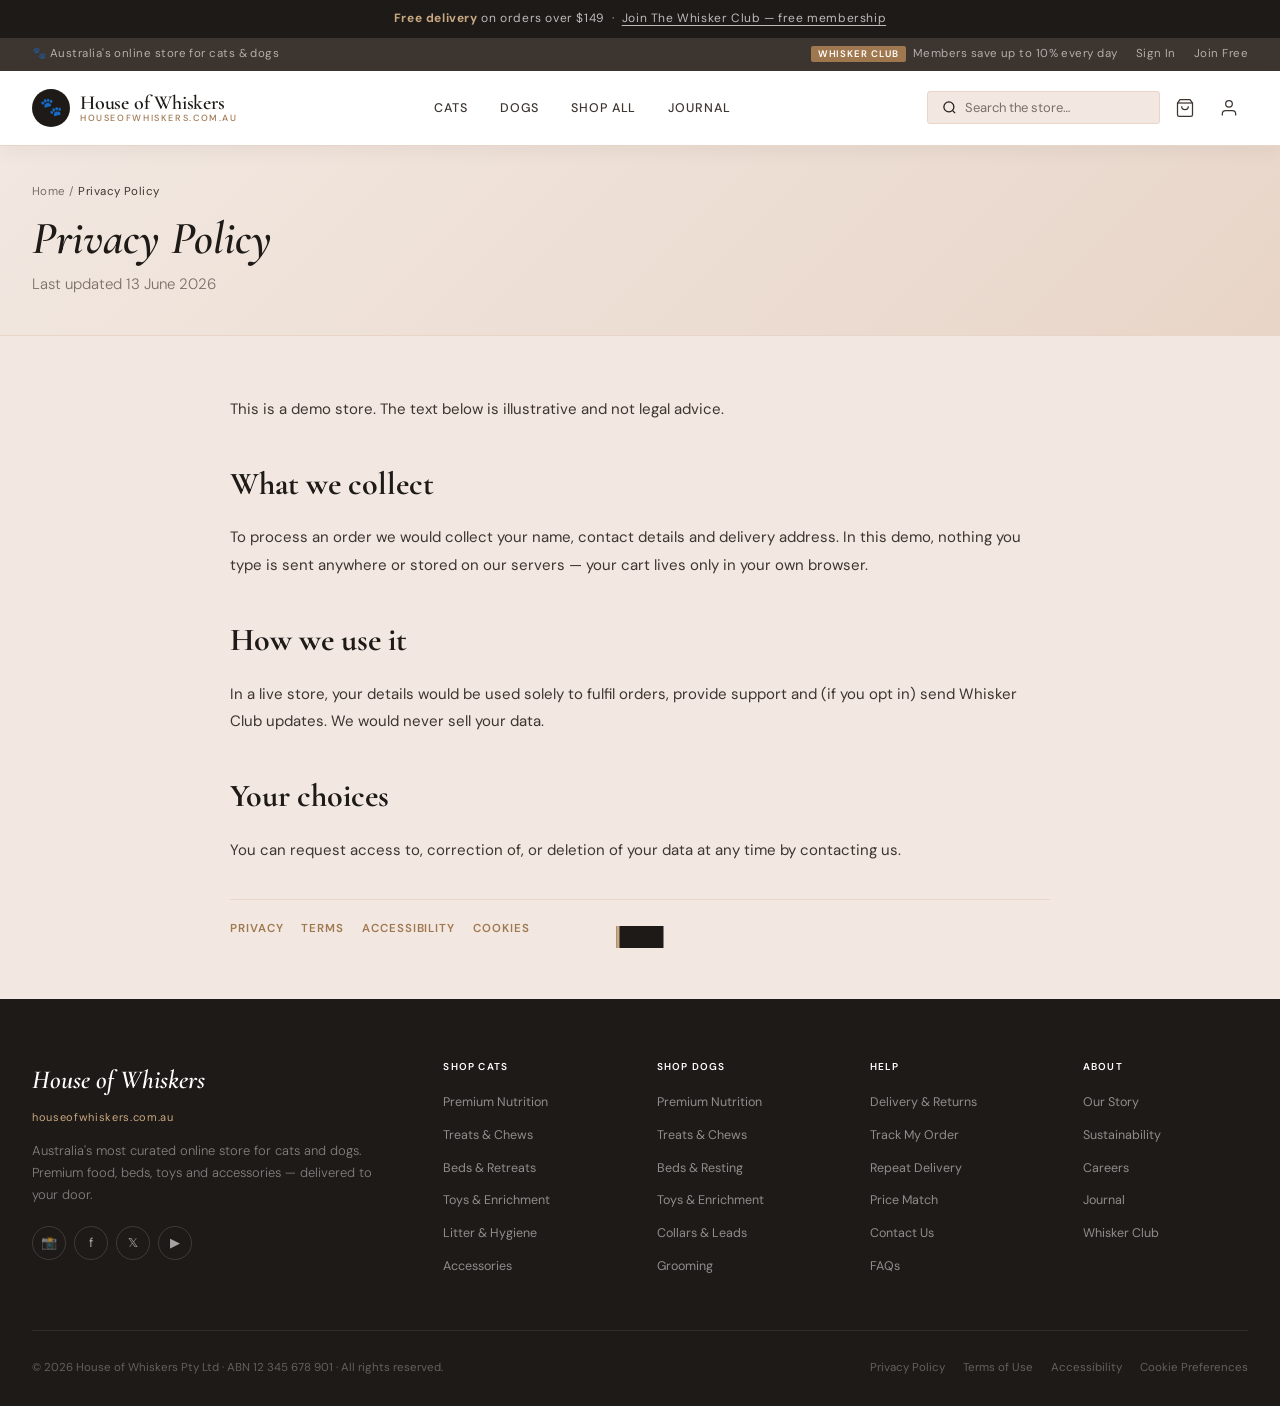
<file: legal.html>
<!DOCTYPE html>
<html lang="en">
<head>
  <meta charset="UTF-8" />
  <meta name="viewport" content="width=device-width, initial-scale=1.0" />
  <title>Legal — House of Whiskers</title>
  <link rel="preconnect" href="https://fonts.googleapis.com" />
  <link rel="preconnect" href="https://fonts.gstatic.com" crossorigin />
  <link href="https://fonts.googleapis.com/css2?family=Cormorant+Garamond:ital,wght@0,400;0,500;0,600;0,700;1,400;1,600&family=DM+Sans:wght@300;400;500;600&display=swap" rel="stylesheet" />
  <link rel="stylesheet" href="styles.css" />
</head>
<body>
<div id="site-top"></div>
<div id="root"></div>
<div id="site-bottom"></div>
<script src="app.js"></script>
<script>
HOW.mountChrome();
const DOCS = {
  privacy: { title:"Privacy Policy", body:[
    ["",'This is a demo store. The text below is illustrative and not legal advice.'],
    ["What we collect","To process an order we would collect your name, contact details and delivery address. In this demo, nothing you type is sent anywhere or stored on our servers — your cart lives only in your own browser."],
    ["How we use it","In a live store, your details would be used solely to fulfil orders, provide support and (if you opt in) send Whisker Club updates. We would never sell your data."],
    ["Your choices","You can request access to, correction of, or deletion of your data at any time by contacting us."],
  ]},
  terms: { title:"Terms of Use", body:[
    ["",'This is a demo store. The text below is illustrative and not legal advice.'],
    ["Using this site","By browsing House of Whiskers you agree to use the site lawfully and not to misuse its content or functionality."],
    ["Orders & pricing","All prices are in AUD and include GST. In a live store we would reserve the right to correct pricing errors and to decline or cancel orders in limited circumstances."],
    ["Whisker Club","Membership is free and member pricing applies automatically. We may update member benefits from time to time with notice."],
  ]},
  accessibility: { title:"Accessibility", body:[
    ["","We want House of Whiskers to be usable by everyone, including people who rely on assistive technology."],
    ["Our commitment","We aim to meet WCAG 2.1 AA standards: readable contrast, keyboard-navigable controls, descriptive links and resizable text."],
    ["Feedback","If you hit a barrier anywhere on the site, please tell us via the contact page and we'll prioritise a fix."],
  ]},
  cookies: { title:"Cookie Preferences", body:[
    ["","This demo uses only essential browser storage — your shopping cart and last order are kept in your own browser's local storage so they persist as you move between pages."],
    ["Essential","Required for the cart, checkout and basic site function. Always on."],
    ["Analytics & marketing","A live store might use these to understand traffic and tailor offers. This demo uses none."],
  ]},
};
const doc = DOCS[HOW.qp('doc')] || DOCS.privacy;
document.title = doc.title + ' — House of Whiskers';
document.getElementById('root').innerHTML = `
  <div class="page-head"><div class="page-head-inner">
    <div class="crumbs"><a href="index.html">Home</a> / <span>${doc.title}</span></div>
    <h1 class="page-title">${doc.title}</h1>
    <p class="page-lead">Last updated 13 June 2026</p>
  </div></div>
  <div class="section-pad"><div class="content-narrow">
    ${doc.body.map(([h,p])=>(h?`<h2>${h}</h2>`:'')+`<p>${p}</p>`).join('')}
    <div style="display:flex;gap:18px;flex-wrap:wrap;margin-top:34px;border-top:1px solid var(--blush-mid);padding-top:20px">
      <a href="legal.html?doc=privacy" class="link-more">Privacy</a>
      <a href="legal.html?doc=terms" class="link-more">Terms</a>
      <a href="legal.html?doc=accessibility" class="link-more">Accessibility</a>
      <a href="legal.html?doc=cookies" class="link-more">Cookies</a>
    </div>
  </div></div>`;
</script>
</body>
</html>
</file>
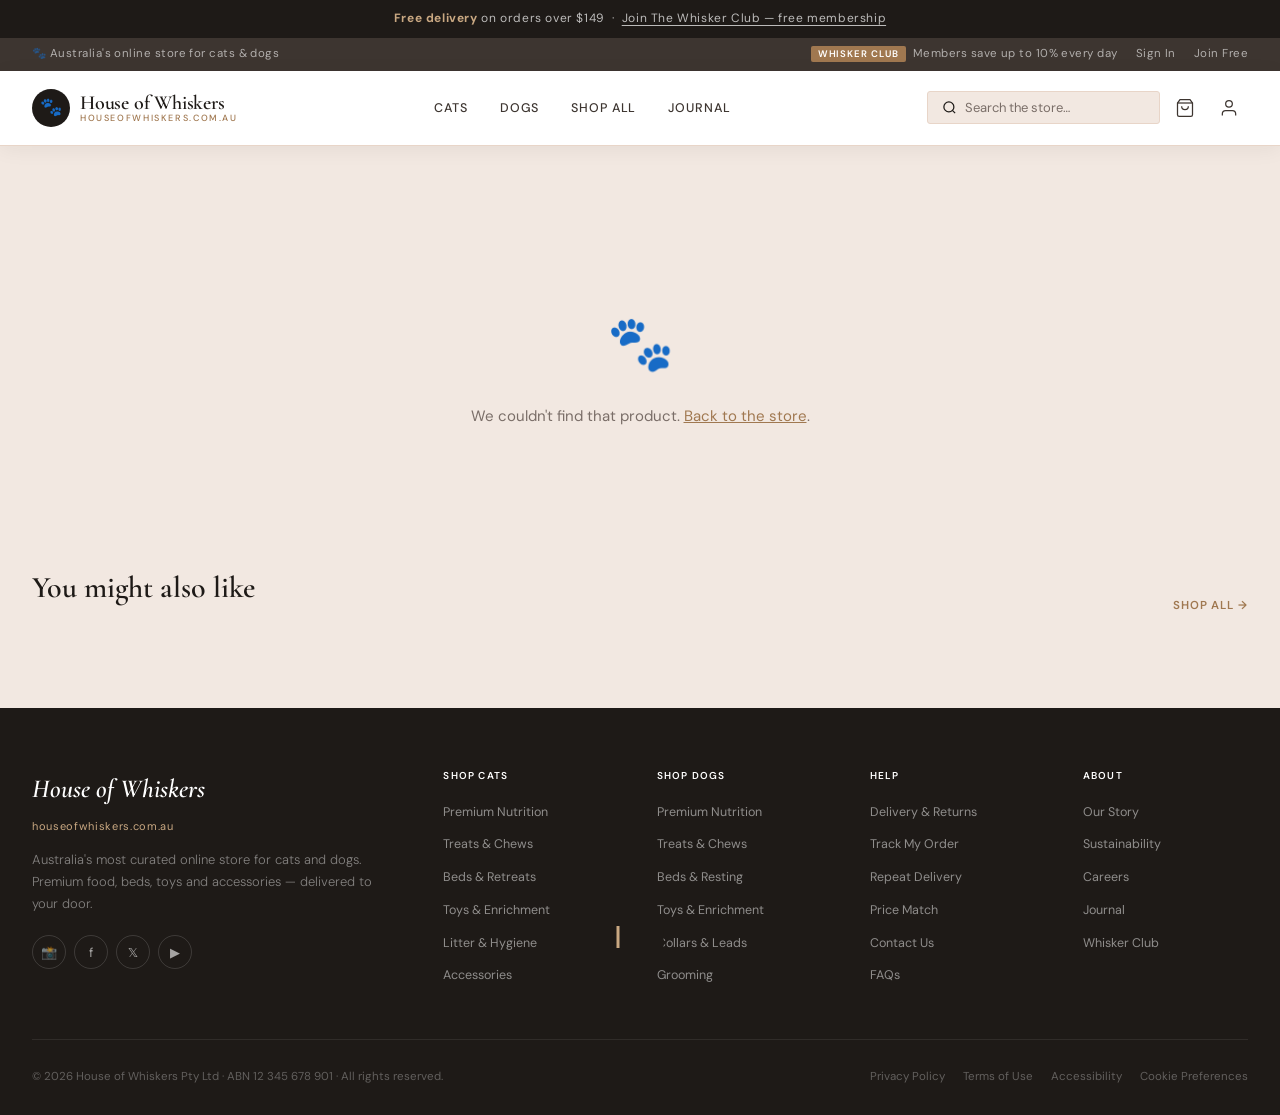
<file: product.html>
<!DOCTYPE html>
<html lang="en">
<head>
  <meta charset="UTF-8" />
  <meta name="viewport" content="width=device-width, initial-scale=1.0" />
  <title>Product — House of Whiskers</title>
  <link rel="preconnect" href="https://fonts.googleapis.com" />
  <link rel="preconnect" href="https://fonts.gstatic.com" crossorigin />
  <link href="https://fonts.googleapis.com/css2?family=Cormorant+Garamond:ital,wght@0,400;0,500;0,600;0,700;1,400;1,600&family=DM+Sans:wght@300;400;500;600&display=swap" rel="stylesheet" />
  <link rel="stylesheet" href="styles.css" />
</head>
<body>
<div id="site-top"></div>

<div class="section-pad" id="pdRoot">
  <div class="crumbs" id="crumbs" style="margin-bottom:24px"></div>
  <div id="pdContent"></div>

  <div class="pd-tabs" id="pdTabs" style="display:none">
    <div class="pd-tabs-nav">
      <button class="on" onclick="showPanel(this,'desc')">Description</button>
      <button onclick="showPanel(this,'spec')">Details &amp; Delivery</button>
      <button onclick="showPanel(this,'rev')">Reviews</button>
    </div>
    <div class="pd-panel on" id="panel-desc"></div>
    <div class="pd-panel" id="panel-spec"></div>
    <div class="pd-panel" id="panel-rev"></div>
  </div>

  <div style="margin-top:64px">
    <div class="sec-head"><div><div class="sec-title" style="font-size:30px">You might also like</div></div><a href="shop.html" class="link-more">Shop all →</a></div>
    <div class="pgrid" id="related"></div>
  </div>
</div>

<div id="site-bottom"></div>
<script src="app.js"></script>
<script>
HOW.mountChrome();
const p = HOW.findProduct(HOW.qp('id'));
let qty = 1;

if(!p){
  document.getElementById('pdContent').innerHTML = '<div class="empty-state"><div class="es-icon">🐾</div><p>We couldn\'t find that product. <a href="shop.html" style="color:var(--sand-dk);text-decoration:underline">Back to the store</a>.</p></div>';
} else {
  document.title = p.brand + ' ' + p.name + ' — House of Whiskers';
  const petLabel = p.pet==='cats'?'Cats':'Dogs';
  document.getElementById('crumbs').innerHTML =
    `<a href="index.html">Home</a> / <a href="shop.html?pet=${p.pet}">${petLabel}</a> / <a href="shop.html?pet=${p.pet}&cat=${p.cat}">${HOW.catLabel(p.pet,p.cat)}</a> / <span>${p.brand}</span>`;

  const stars = '★'.repeat(Math.round(p.r))+'☆'.repeat(5-Math.round(p.r));
  document.getElementById('pdContent').innerHTML = `
    <div class="pd-wrap">
      <div class="pd-gallery">
        <div class="pd-main-img" id="pdMain">${p.emoji}</div>
        <div class="pd-thumbs">
          <div class="pd-thumb on">${p.emoji}</div>
          <div class="pd-thumb">📦</div>
          <div class="pd-thumb">🐾</div>
          <div class="pd-thumb">⭐</div>
        </div>
      </div>
      <div class="pd-info">
        <div class="pd-brand">${p.brand}</div>
        <h1 class="pd-name">${p.name}</h1>
        <div class="pd-rate"><span class="stars-row" style="font-size:14px">${stars}</span><span class="rcount">${p.r} · ${p.rv.toLocaleString()} reviews</span></div>
        <div class="pd-price-row">
          <span class="pd-price">${HOW.money(p.price)}</span>
          ${p.was?`<span class="pd-was">${HOW.money(p.was)}</span>`:''}
          ${p.was?`<span class="pd-save-pill">Save ${HOW.money(p.was-p.price)}</span>`:''}
        </div>
        <div class="pd-member">🐾 ${HOW.memberSaveStr(p)} with the Whisker Club</div>
        <p class="pd-desc">${p.desc}</p>
        <div class="pd-qty-row">
          <div class="pd-qty"><button onclick="bump(-1)">−</button><span id="qtyN">1</span><button onclick="bump(1)">+</button></div>
          <div style="font-size:13px;color:var(--mist)">In stock · ships today</div>
        </div>
        <div class="pd-actions">
          <button class="btn-primary" onclick="HOW.add('${p.id}',qty)">Add to Cart →</button>
          <button class="btn-ghost" style="color:var(--ink);border-color:var(--blush-mid)" onclick="HOW.toast('Saved to Wishlist')">♡ Save</button>
        </div>
        <ul class="pd-meta-list">
          <li>📦 <span><b>Free delivery</b> on orders over $149</span></li>
          <li>🔄 <span>Subscribe &amp; save an extra 5% with Repeat Delivery</span></li>
          <li>↩️ <span>Easy 30-day returns — replace or refund, no fuss</span></li>
          <li>🇦🇺 <span>Dispatched from our Australian warehouse</span></li>
        </ul>
      </div>
    </div>`;

  // tabs
  document.getElementById('pdTabs').style.display='block';
  document.getElementById('panel-desc').innerHTML = `<p>${p.desc}</p><p>Like everything in the House of Whiskers store, the ${p.brand} ${p.name.split('—')[0].trim()} earned its place by being something we'd happily give our own ${p.pet==='cats'?'cats':'dogs'}. No filler, no gimmicks — just a genuinely good product at a fair price, with up to 10% off every day for Whisker Club members.</p>`;
  document.getElementById('panel-spec').innerHTML = `
    <ul class="pd-meta-list" style="border:none;padding:0">
      <li><b>Brand</b><span>${p.brand}</span></li>
      <li><b>Best for</b><span>${p.pet==='cats'?'Cats':'Dogs'} · ${HOW.catLabel(p.pet,p.cat)}</span></li>
      <li><b>Delivery</b><span>1–4 business days · Free over $149</span></li>
      <li><b>Returns</b><span>30 days, change of mind welcome</span></li>
      <li><b>SKU</b><span>HOW-${p.id.toUpperCase()}-${p.rv}</span></li>
    </ul>`;
  document.getElementById('panel-rev').innerHTML = `
    <div style="margin-bottom:18px"><span class="stars-row" style="font-size:18px">${stars}</span> <b>${p.r} out of 5</b> · ${p.rv.toLocaleString()} verified reviews</div>
    <div class="review"><div class="review-top"><span class="review-name">Marnie T.</span><span class="stars-row">★★★★★</span></div><p>Exactly as described and arrived next day. ${p.pet==='cats'?'The cat':'My dog'} approves, which is the only review that counts in this house.</p></div>
    <div class="review"><div class="review-top"><span class="review-name">Dev P.</span><span class="stars-row">★★★★★</span></div><p>Great quality for the price, and the member discount made it a no-brainer. Will reorder.</p></div>
    <div class="review"><div class="review-top"><span class="review-name">Joss & Friends</span><span class="stars-row">★★★★☆</span></div><p>Does the job nicely. Packaging was tidy and the delivery tracking actually worked.</p></div>`;

  // related
  const related = HOW.CATALOG.filter(x=>x.id!==p.id && (x.cat===p.cat || x.pet===p.pet)).slice(0,4);
  HOW.renderGrid(document.getElementById('related'), related);
}

function bump(d){ qty=Math.max(1,qty+d); document.getElementById('qtyN').textContent=qty; }
function showPanel(btn,key){
  document.querySelectorAll('.pd-tabs-nav button').forEach(b=>b.classList.remove('on'));
  btn.classList.add('on');
  document.querySelectorAll('.pd-panel').forEach(pp=>pp.classList.remove('on'));
  document.getElementById('panel-'+key).classList.add('on');
}
</script>
</body>
</html>
</file>
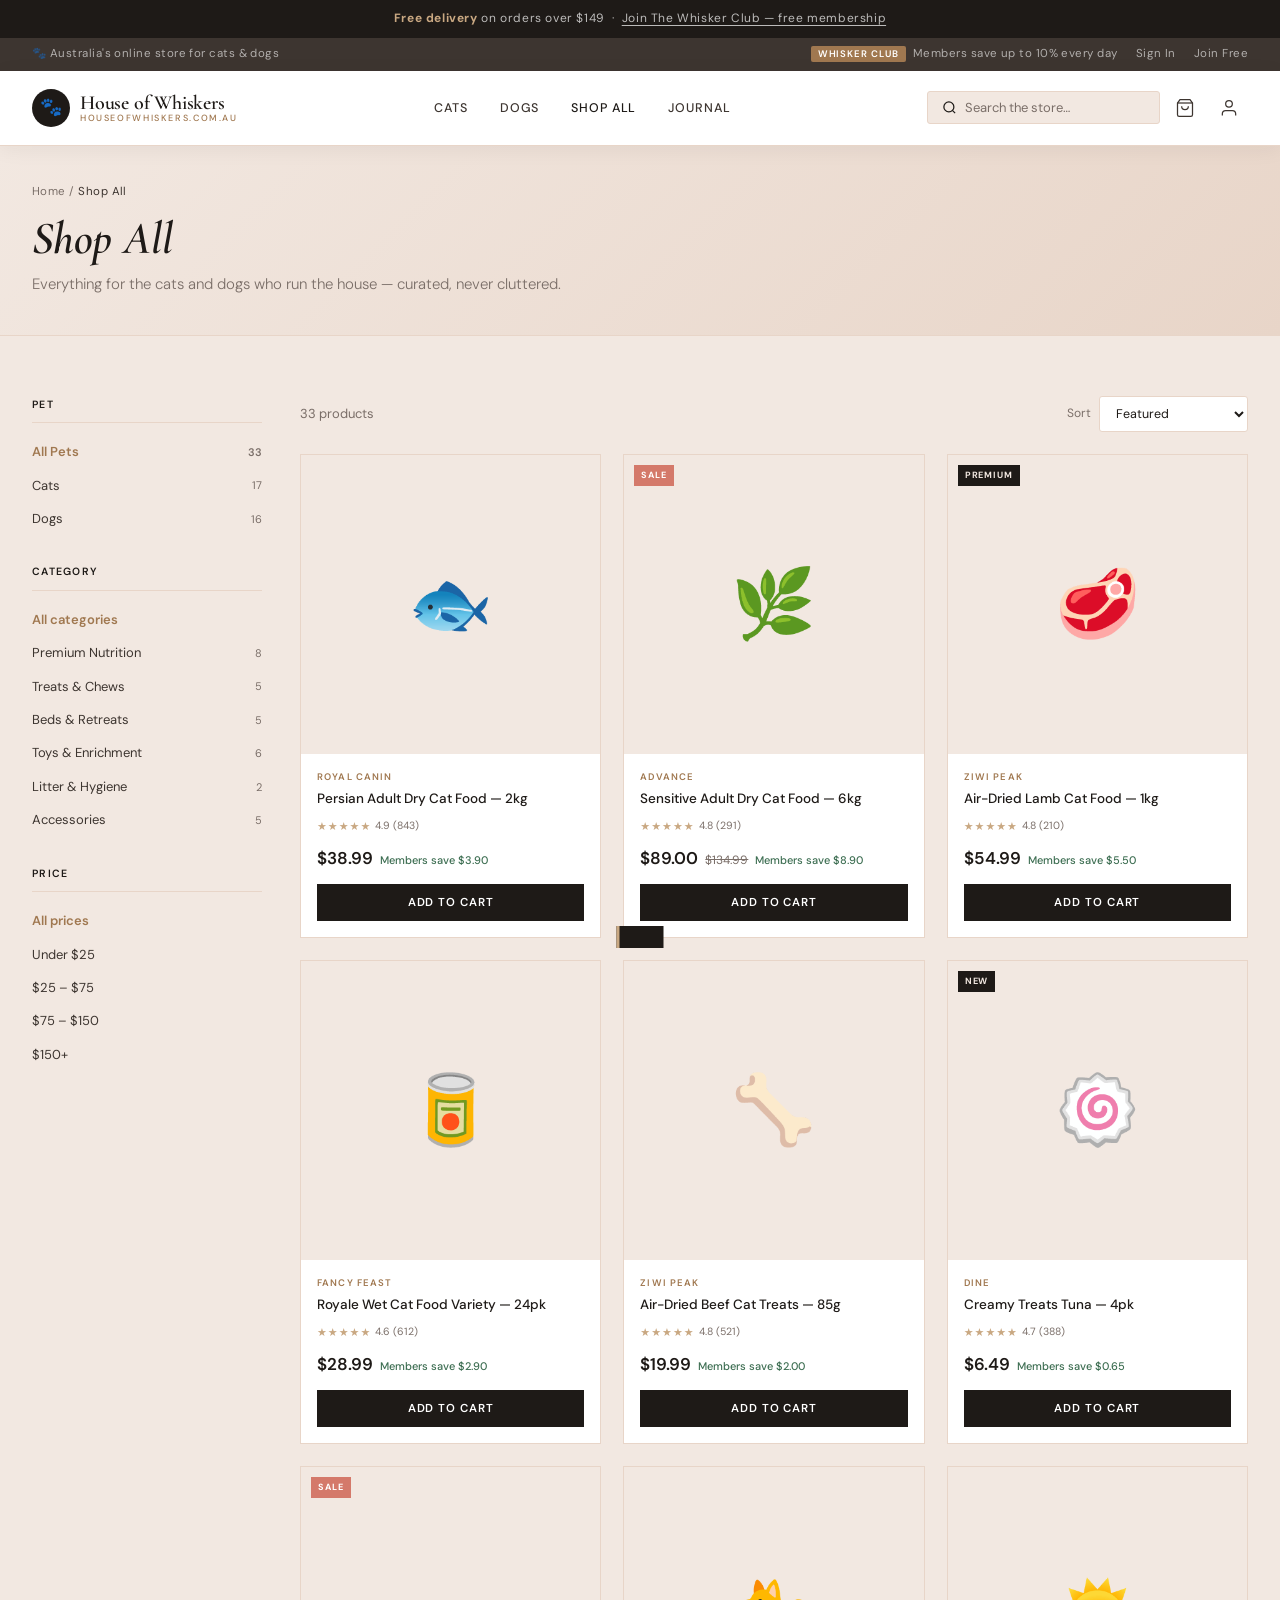
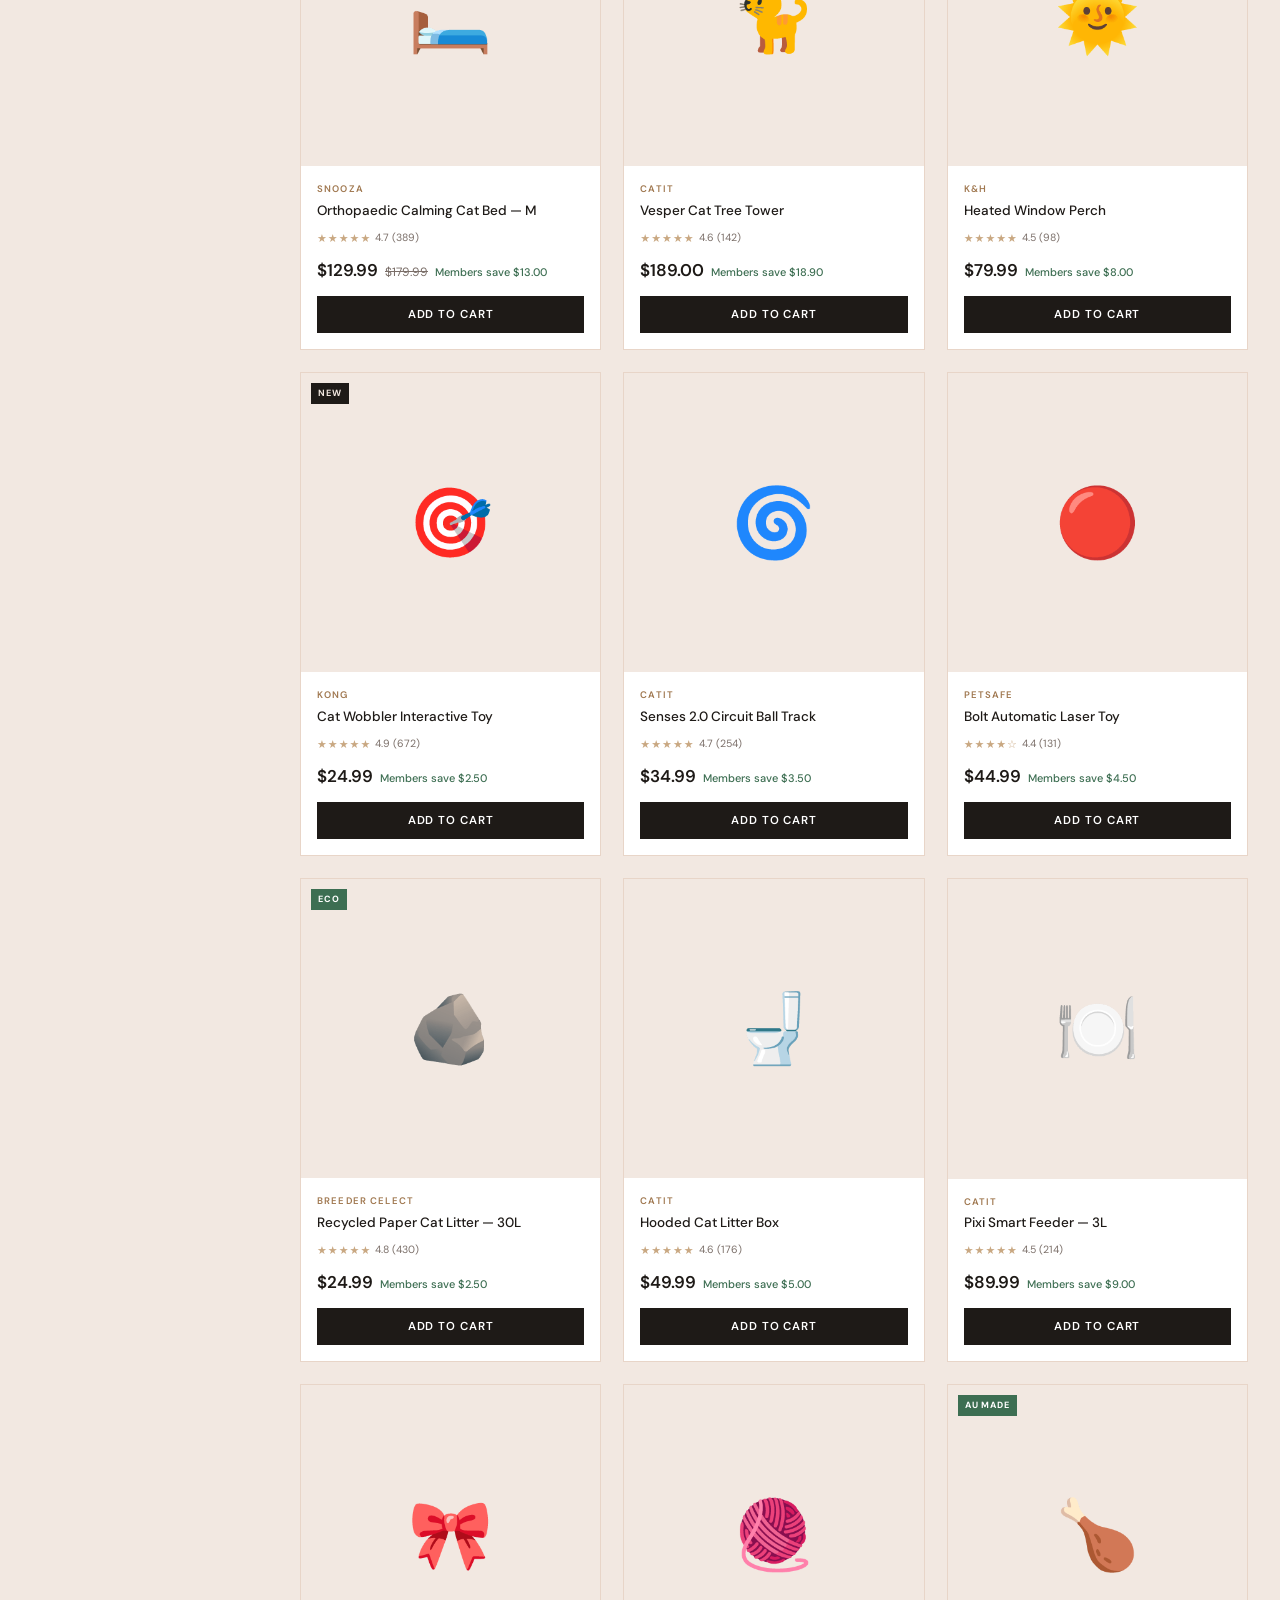
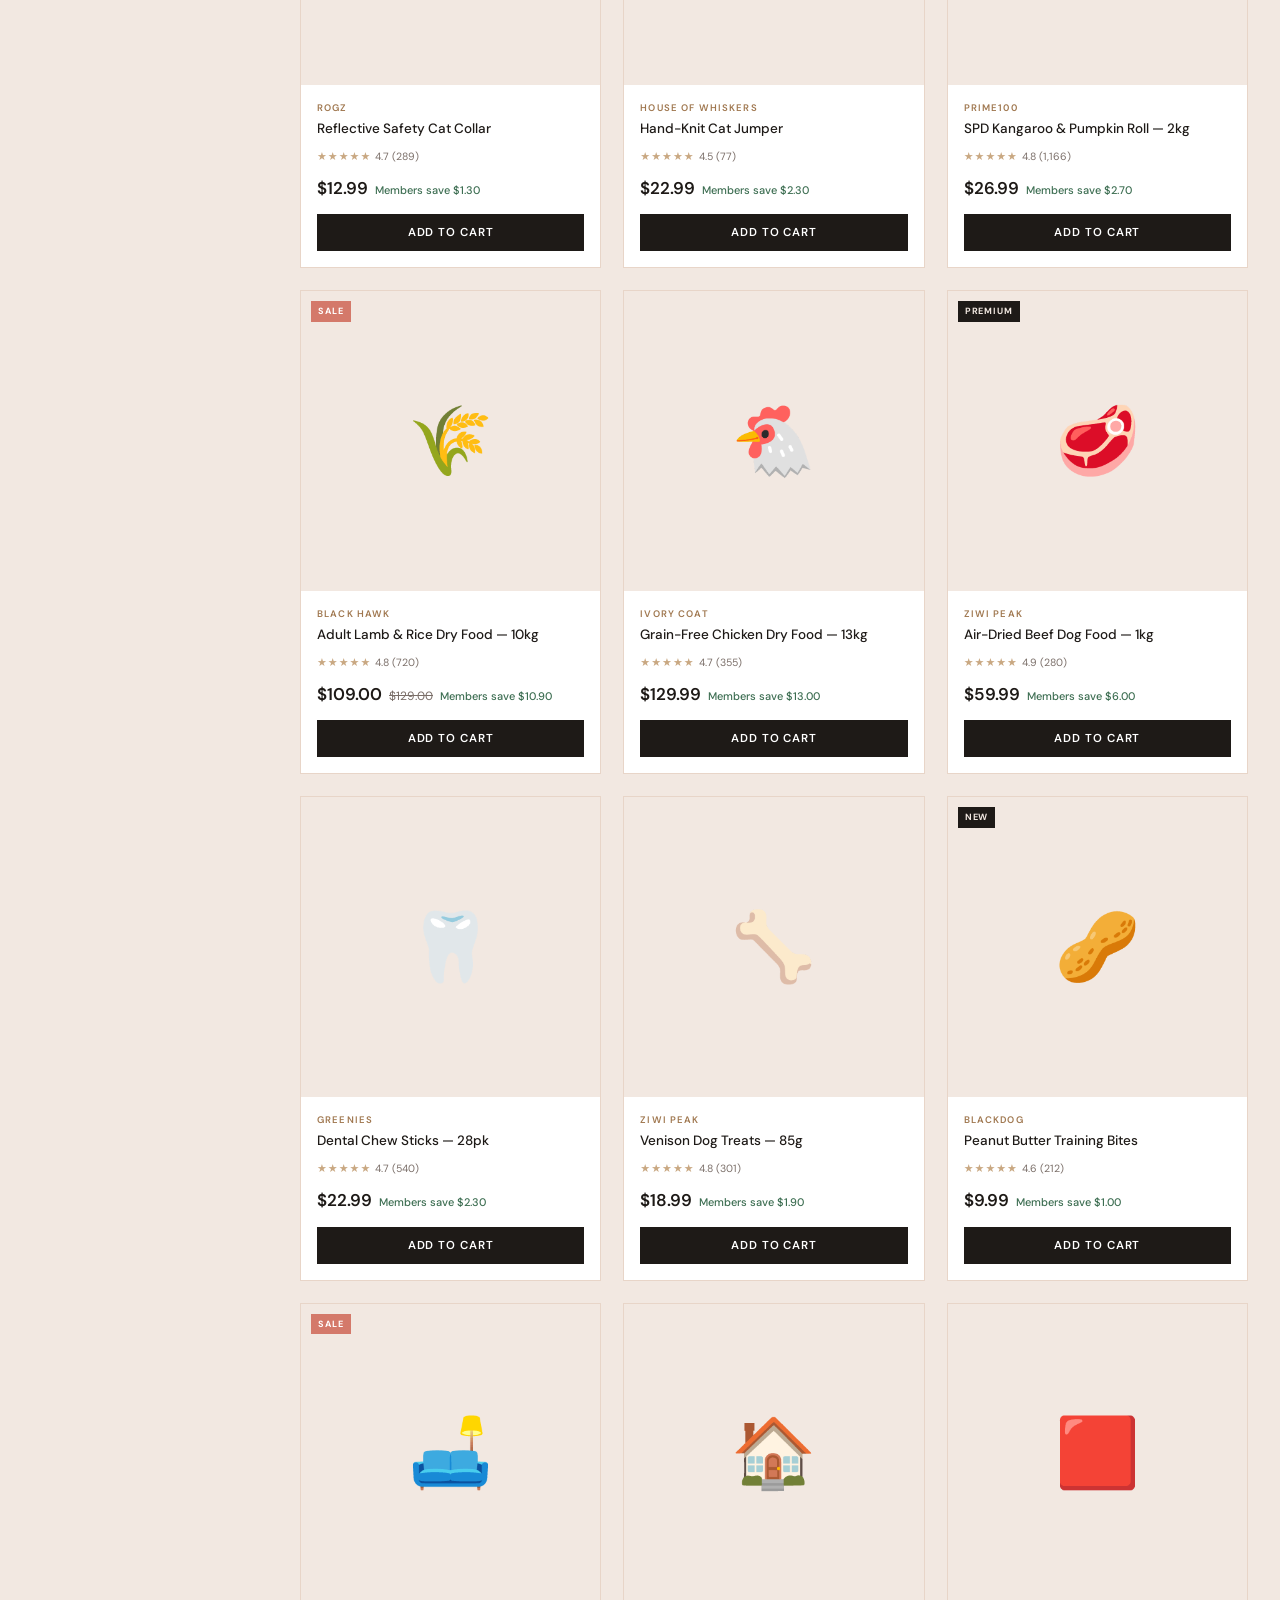
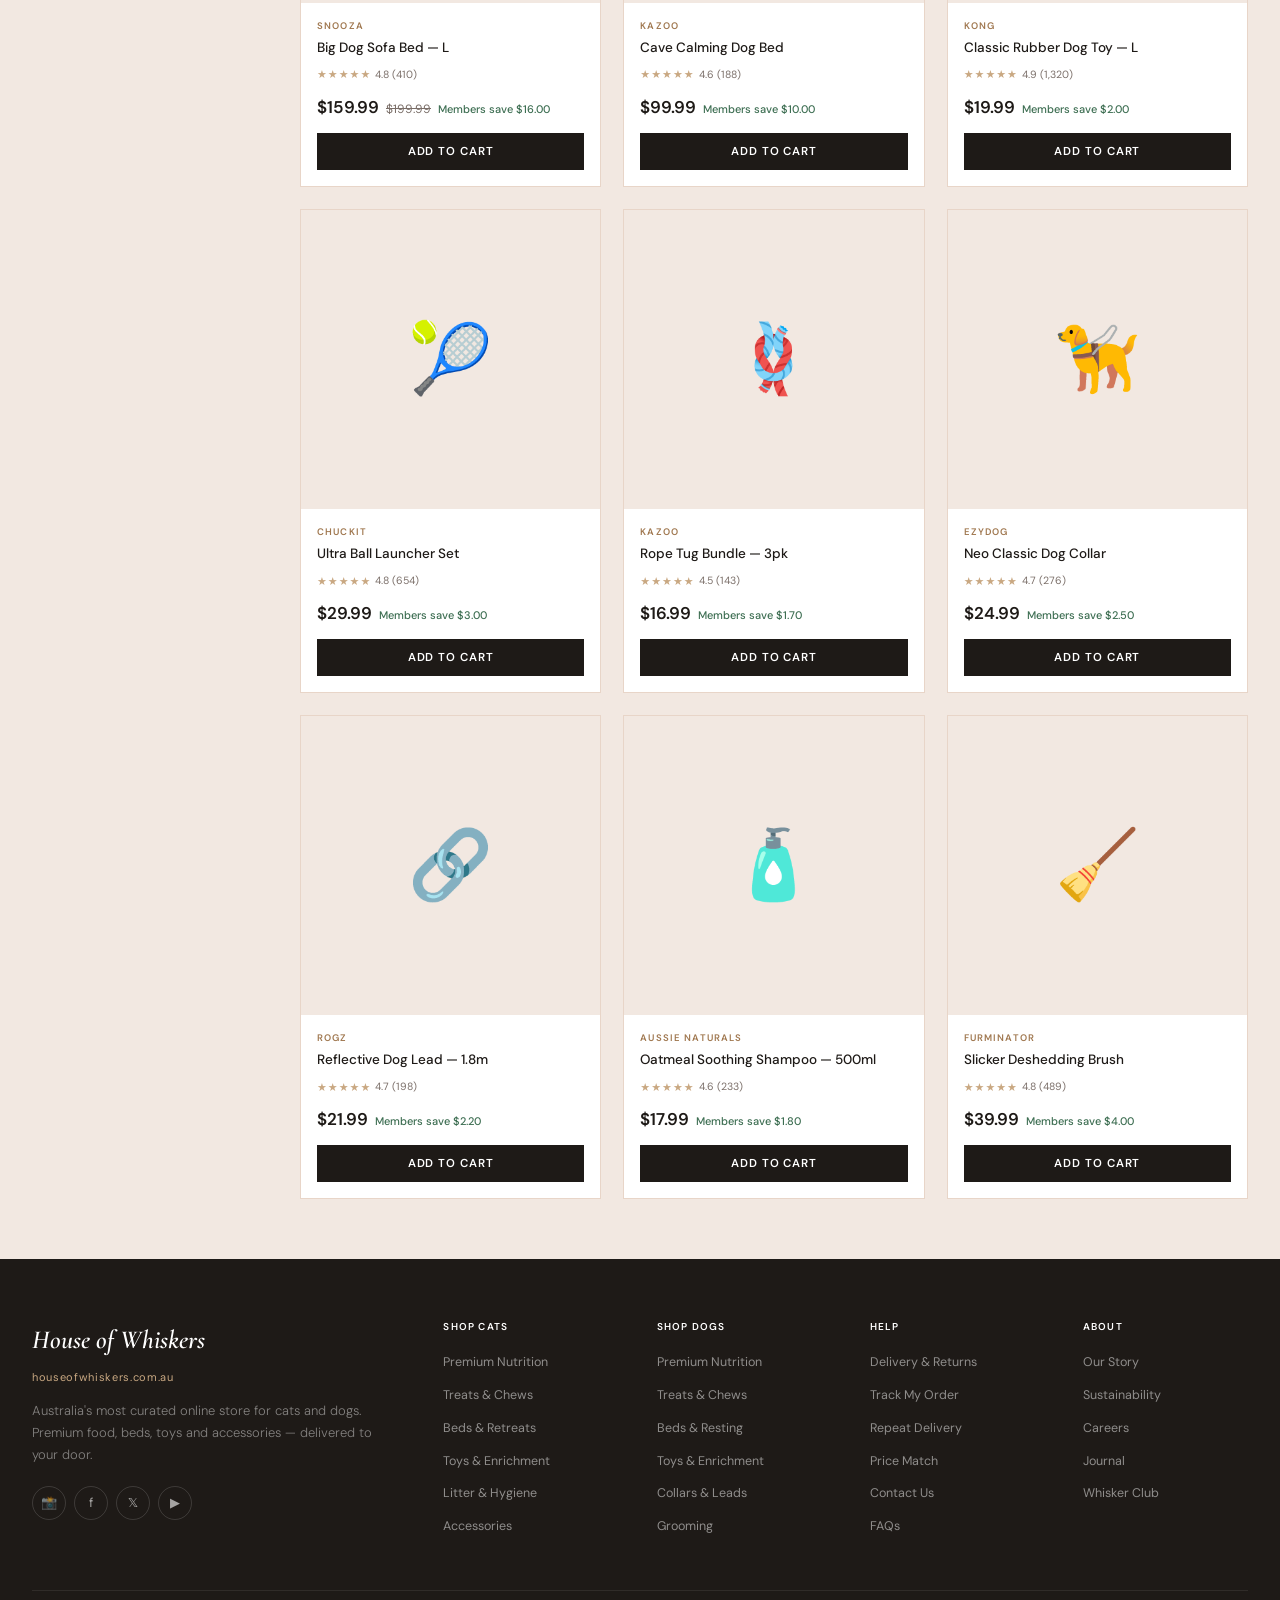
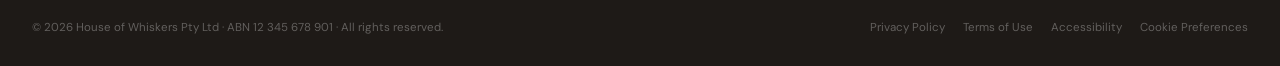
<file: shop.html>
<!DOCTYPE html>
<html lang="en">
<head>
  <meta charset="UTF-8" />
  <meta name="viewport" content="width=device-width, initial-scale=1.0" />
  <title>Shop — House of Whiskers</title>
  <link rel="preconnect" href="https://fonts.googleapis.com" />
  <link rel="preconnect" href="https://fonts.gstatic.com" crossorigin />
  <link href="https://fonts.googleapis.com/css2?family=Cormorant+Garamond:ital,wght@0,400;0,500;0,600;0,700;1,400;1,600&family=DM+Sans:wght@300;400;500;600&display=swap" rel="stylesheet" />
  <link rel="stylesheet" href="styles.css" />
</head>
<body>
<div id="site-top"></div>

<div class="page-head"><div class="page-head-inner">
  <div class="crumbs"><a href="index.html">Home</a> / <span id="crumbNow">Shop</span></div>
  <h1 class="page-title" id="shopTitle">Shop All</h1>
  <p class="page-lead" id="shopLead">Everything for the cats and dogs who run the house — curated, never cluttered.</p>
</div></div>

<div class="section-pad">
  <div class="shop-layout">
    <aside class="shop-aside">
      <div class="filter-block">
        <h4>Pet</h4>
        <div id="petFilters"></div>
      </div>
      <div class="filter-block">
        <h4>Category</h4>
        <div id="catFilters"></div>
      </div>
      <div class="filter-block">
        <h4>Price</h4>
        <div class="filter-link" onclick="setPrice(null)" id="pr-all">All prices</div>
        <div class="filter-link" onclick="setPrice([0,25])" id="pr-0">Under $25</div>
        <div class="filter-link" onclick="setPrice([25,75])" id="pr-1">$25 – $75</div>
        <div class="filter-link" onclick="setPrice([75,150])" id="pr-2">$75 – $150</div>
        <div class="filter-link" onclick="setPrice([150,9999])" id="pr-3">$150+</div>
      </div>
    </aside>

    <div class="shop-main">
      <div class="shop-toolbar">
        <div class="shop-count" id="shopCount"></div>
        <div class="shop-sort">
          <label for="sortSel" style="font-size:12px;color:var(--mist)">Sort</label>
          <select id="sortSel" onchange="render()">
            <option value="featured">Featured</option>
            <option value="priceAsc">Price: Low to High</option>
            <option value="priceDesc">Price: High to Low</option>
            <option value="rating">Top Rated</option>
          </select>
        </div>
      </div>
      <div class="pgrid" id="grid"></div>
    </div>
  </div>
</div>

<div id="site-bottom"></div>
<script src="app.js"></script>
<script>
HOW.mountChrome(HOW.qp('pet') || (HOW.qp('q') ? '' : 'shop'));

let state = {
  pet: HOW.qp('pet') || 'all',
  cat: HOW.qp('cat') || 'all',
  q:   HOW.qp('q') || '',
  price: null,
};

function allCats(){
  // union of category keys/labels appropriate to current pet selection
  const src = state.pet === 'dogs' ? HOW.CATS.dogs : HOW.CATS.cats;
  return src;
}

function buildFilters(){
  const pets = [['all','All Pets'],['cats','Cats'],['dogs','Dogs']];
  document.getElementById('petFilters').innerHTML = pets.map(([k,l])=>{
    const n = k==='all' ? HOW.CATALOG.length : HOW.CATALOG.filter(p=>p.pet===k).length;
    return `<div class="filter-link ${state.pet===k?'on':''}" onclick="setPet('${k}')">${l}<span class="fcount">${n}</span></div>`;
  }).join('');

  const cats = allCats();
  let html = `<div class="filter-link ${state.cat==='all'?'on':''}" onclick="setCat('all')">All categories</div>`;
  html += cats.map(c=>{
    const n = HOW.CATALOG.filter(p=>(state.pet==='all'||p.pet===state.pet)&&p.cat===c.key).length;
    return `<div class="filter-link ${state.cat===c.key?'on':''}" onclick="setCat('${c.key}')">${c.label}<span class="fcount">${n}</span></div>`;
  }).join('');
  document.getElementById('catFilters').innerHTML = html;

  ['pr-all','pr-0','pr-1','pr-2','pr-3'].forEach(id=>document.getElementById(id).classList.remove('on'));
  const map = {null:'pr-all','0,25':'pr-0','25,75':'pr-1','75,150':'pr-2','150,9999':'pr-3'};
  document.getElementById(map[state.price?state.price.join(','):null]||'pr-all').classList.add('on');
}

function setPet(k){ state.pet=k; state.cat='all'; sync(); }
function setCat(k){ state.cat=k; sync(); }
function setPrice(r){ state.price=r; sync(); }

function sync(){
  // reflect in URL (no reload) for shareability
  const u = new URLSearchParams();
  if(state.pet!=='all') u.set('pet',state.pet);
  if(state.cat!=='all') u.set('cat',state.cat);
  if(state.q) u.set('q',state.q);
  history.replaceState(null,'','shop.html'+(u.toString()?'?'+u.toString():''));
  buildFilters(); render();
}

function filtered(){
  let list = HOW.CATALOG.slice();
  if(state.pet!=='all') list = list.filter(p=>p.pet===state.pet);
  if(state.cat!=='all') list = list.filter(p=>p.cat===state.cat);
  if(state.q){ const q=state.q.toLowerCase(); list = list.filter(p=>(p.name+' '+p.brand+' '+p.cat).toLowerCase().includes(q)); }
  if(state.price) list = list.filter(p=>p.price>=state.price[0]&&p.price<state.price[1]);
  const s = document.getElementById('sortSel').value;
  if(s==='priceAsc') list.sort((a,b)=>a.price-b.price);
  else if(s==='priceDesc') list.sort((a,b)=>b.price-a.price);
  else if(s==='rating') list.sort((a,b)=>b.r-a.r);
  return list;
}

function render(){
  const list = filtered();
  HOW.renderGrid(document.getElementById('grid'), list);
  document.getElementById('shopCount').textContent = `${list.length} product${list.length===1?'':'s'}`;

  // titles
  let title = 'Shop All', lead = 'Everything for the cats and dogs who run the house — curated, never cluttered.';
  if(state.q){ title = 'Search results'; lead = `Showing matches for “${state.q}”.`; }
  else if(state.pet!=='all' && state.cat!=='all'){ title = `${state.pet==='cats'?'Cat':'Dog'} ${HOW.catLabel(state.pet,state.cat)}`; lead=''; }
  else if(state.pet!=='all'){ title = state.pet==='cats'?'Everything for Cats':'Everything for Dogs'; lead = state.pet==='cats'?'Food, beds, toys, litter and the finer things in feline life.':'Food, beds, toys, leads and gear for the good boys and girls.'; }
  else if(state.cat!=='all'){ title = HOW.catLabel('cats',state.cat); lead=''; }
  document.getElementById('shopTitle').textContent = title;
  document.getElementById('shopLead').textContent = lead;
  document.getElementById('shopLead').style.display = lead?'block':'none';
  document.getElementById('crumbNow').textContent = title;
}

buildFilters(); render();
</script>
</body>
</html>
</file>
<file: styles.css>
:root {
      --blush:    #F2E8E1;
      --blush-mid:#E8D5C8;
      --sand:     #C9A882;
      --sand-dk:  #A07850;
      --clay:     #8B5E3C;
      --ink:      #1E1A17;
      --ink-soft: #3D3530;
      --mist:     #7A6E68;
      --white:    #FFFFFF;
      --rose:     #D4796A;
      --leaf:     #3D6E52;
      --font-head:'Cormorant Garamond', Georgia, serif;
      --font-body:'DM Sans', system-ui, sans-serif;
    }
    *, *::before, *::after { box-sizing: border-box; margin: 0; padding: 0; }
    html { scroll-behavior: smooth; }
    body { font-family: var(--font-body); background: var(--blush); color: var(--ink); font-size: 15px; line-height: 1.65; }
    a { color: inherit; text-decoration: none; }
    img { display: block; width: 100%; height: 100%; object-fit: cover; }
    button { cursor: pointer; font-family: inherit; border: none; background: none; }

    /* ── ANNOUNCEMENT BAR ── */
    .announce {
      background: var(--ink);
      color: rgba(255,255,255,.7);
      font-size: 12px;
      letter-spacing: .05em;
      text-align: center;
      padding: 9px 16px;
      position: relative;
    }
    .announce strong { color: var(--sand); }
    .announce a { color: rgba(255,255,255,.7); text-decoration: underline; text-underline-offset: 3px; }

    /* ── UTIL BAR ── */
    .util-bar {
      background: var(--ink-soft);
      display: flex;
      justify-content: space-between;
      align-items: center;
      padding: 7px 32px;
      font-size: 11.5px;
      letter-spacing: .04em;
      color: rgba(255,255,255,.6);
    }
    .util-bar a { color: rgba(255,255,255,.6); transition: color .2s; }
    .util-bar a:hover { color: var(--sand); }
    .util-left, .util-right { display: flex; gap: 18px; align-items: center; }
    .util-pill {
      background: var(--sand-dk);
      color: #fff;
      font-size: 9.5px;
      font-weight: 600;
      letter-spacing: .1em;
      text-transform: uppercase;
      padding: 2px 7px;
      border-radius: 2px;
    }

    /* ── HEADER ── */
    .site-header {
      background: var(--white);
      position: sticky;
      top: 0;
      z-index: 900;
      box-shadow: 0 1px 0 var(--blush-mid), 0 4px 20px rgba(30,26,23,.06);
    }
    .header-inner {
      max-width: 1440px;
      margin: 0 auto;
      padding: 0 32px;
      height: 74px;
      display: flex;
      align-items: center;
      justify-content: space-between;
      gap: 24px;
    }

    /* Logo */
    .logo {
      display: flex;
      align-items: center;
      gap: 10px;
      flex-shrink: 0;
    }
    .logo-mark {
      width: 38px;
      height: 38px;
      background: var(--ink);
      border-radius: 50%;
      display: flex;
      align-items: center;
      justify-content: center;
      font-size: 18px;
    }
    .logo-text {
      display: flex;
      flex-direction: column;
      line-height: 1.1;
    }
    .logo-top {
      font-family: var(--font-head);
      font-size: 20px;
      font-weight: 600;
      color: var(--ink);
      letter-spacing: -.01em;
    }
    .logo-sub {
      font-size: 9px;
      letter-spacing: .18em;
      text-transform: uppercase;
      color: var(--sand-dk);
      font-weight: 500;
    }

    /* Nav */
    .main-nav { display: flex; list-style: none; }
    .main-nav > li { position: relative; }
    .main-nav > li > a {
      display: block;
      padding: 0 16px;
      height: 74px;
      line-height: 74px;
      font-size: 12.5px;
      font-weight: 500;
      letter-spacing: .07em;
      text-transform: uppercase;
      color: var(--ink-soft);
      transition: color .2s;
    }
    .main-nav > li > a:hover { color: var(--ink); }
    .main-nav > li > a::after {
      content: '';
      display: block;
      height: 2px;
      background: var(--sand);
      position: absolute;
      bottom: 0;
      left: 16px;
      right: 16px;
      transform: scaleX(0);
      transition: transform .25s;
    }
    .main-nav > li:hover > a::after { transform: scaleX(1); }

    /* Dropdown */
    .drop {
      position: absolute;
      top: 74px;
      left: -8px;
      background: var(--white);
      border-top: 2px solid var(--sand);
      box-shadow: 0 20px 48px rgba(30,26,23,.12);
      min-width: 210px;
      padding: 12px 0;
      display: none;
      z-index: 800;
    }
    .main-nav > li:hover .drop { display: block; }
    .drop-head {
      padding: 4px 20px 2px;
      font-size: 9.5px;
      font-weight: 600;
      letter-spacing: .14em;
      text-transform: uppercase;
      color: var(--mist);
    }
    .drop a {
      display: block;
      padding: 8px 20px;
      font-size: 13px;
      color: var(--ink-soft);
      transition: all .15s;
    }
    .drop a:hover { background: var(--blush); color: var(--ink); padding-left: 26px; }
    .drop hr { border: none; border-top: 1px solid var(--blush-mid); margin: 6px 0; }

    /* Actions */
    .header-actions { display: flex; align-items: center; gap: 6px; flex-shrink: 0; }
    .search-box {
      display: flex;
      align-items: center;
      gap: 8px;
      background: var(--blush);
      border: 1px solid var(--blush-mid);
      border-radius: 3px;
      padding: 7px 14px;
      transition: border-color .2s;
    }
    .search-box:focus-within { border-color: var(--sand); }
    .search-box input {
      border: none; background: transparent;
      font-size: 13px; font-family: inherit;
      color: var(--ink); outline: none; width: 180px;
    }
    .search-box input::placeholder { color: var(--mist); }
    .icon-btn {
      width: 38px; height: 38px;
      display: flex; align-items: center; justify-content: center;
      border-radius: 3px;
      color: var(--ink-soft);
      transition: all .2s;
      position: relative;
    }
    .icon-btn:hover { background: var(--blush); color: var(--ink); }
    .cart-count {
      position: absolute; top: 3px; right: 3px;
      background: var(--rose);
      color: #fff;
      font-size: 9px; font-weight: 700;
      width: 15px; height: 15px;
      border-radius: 50%;
      display: none;
      align-items: center; justify-content: center;
    }
    .cart-count.on { display: flex; }
    .hamburger { display: none; flex-direction: column; gap: 5px; padding: 9px; }
    .hamburger span { width: 21px; height: 1.5px; background: var(--ink); display: block; transition: all .3s; }

    /* ── DELIVERY BAR ── */
    .delivery-bar {
      background: var(--ink);
      display: flex;
      overflow-x: auto;
      scrollbar-width: none;
    }
    .delivery-bar::-webkit-scrollbar { display: none; }
    .d-item {
      flex: 1; min-width: 190px;
      display: flex; align-items: center; gap: 10px;
      padding: 12px 24px;
      border-right: 1px solid rgba(255,255,255,.07);
      cursor: pointer;
      transition: background .2s;
    }
    .d-item:hover { background: rgba(255,255,255,.04); }
    .d-icon { font-size: 18px; flex-shrink: 0; }
    .d-title {
      font-size: 11px; font-weight: 600;
      letter-spacing: .07em; text-transform: uppercase;
      color: var(--sand);
    }
    .d-desc { font-size: 11px; color: rgba(255,255,255,.45); margin-top: 1px; }

    /* ── HERO ── */
    .hero { position: relative; height: 580px; overflow: hidden; }
    .hero-track { display: flex; height: 100%; transition: transform .7s cubic-bezier(.4,0,.2,1); }
    .hero-slide {
      min-width: 100%; height: 100%;
      position: relative; display: flex; align-items: center;
    }
    .hero-img {
      position: absolute; inset: 0;
      background-size: cover;
      background-position: center;
    }
    /* Photo fallback gradients */
    .hero-img.slide-1 { background-image: url('images/sunglasses.jpg'), linear-gradient(135deg,#1E1A17 0%,#5C3D28 60%,#C9A882 100%); }
    .hero-img.slide-2 { background-image: url('images/kittens-sleeping.jpg'), linear-gradient(135deg,#2A2320 0%,#7A5C3A 60%,#C4A882 100%); }
    .hero-img.slide-3 { background-image: url('images/sweaters.jpg'), linear-gradient(135deg,#3D1E2A 0%,#884060 60%,#E8A0B0 100%); }
    .hero-shade {
      position: absolute; inset: 0;
      background: linear-gradient(to right, rgba(30,26,23,.78) 0%, rgba(30,26,23,.3) 55%, transparent 100%);
    }
    .hero-body {
      position: relative; z-index: 2;
      padding: 0 80px; max-width: 580px;
    }
    .hero-eyebrow {
      font-size: 10px; font-weight: 600;
      letter-spacing: .18em; text-transform: uppercase;
      color: var(--sand); margin-bottom: 14px;
      display: flex; align-items: center; gap: 10px;
    }
    .hero-eyebrow::before { content: ''; display: block; width: 28px; height: 1px; background: var(--sand); }
    .hero-h1 {
      font-family: var(--font-head);
      font-size: 58px; font-style: italic;
      line-height: 1.05; color: var(--white);
      margin-bottom: 18px; font-weight: 600;
    }
    .hero-p {
      font-size: 15px; color: rgba(255,255,255,.75);
      font-weight: 300; line-height: 1.7; margin-bottom: 30px;
    }
    .hero-ctas { display: flex; gap: 12px; flex-wrap: wrap; }
    .btn-primary {
      display: inline-flex; align-items: center; gap: 8px;
      background: var(--sand);
      color: var(--white);
      padding: 13px 28px;
      font-size: 12px; font-weight: 600;
      letter-spacing: .08em; text-transform: uppercase;
      transition: background .2s;
    }
    .btn-primary:hover { background: var(--sand-dk); }
    .btn-ghost {
      display: inline-flex; align-items: center; gap: 8px;
      border: 1px solid rgba(255,255,255,.4);
      color: var(--white);
      padding: 12px 28px;
      font-size: 12px; font-weight: 500;
      letter-spacing: .06em; text-transform: uppercase;
      transition: all .2s;
    }
    .btn-ghost:hover { background: rgba(255,255,255,.1); }
    .hero-dots {
      position: absolute; bottom: 28px; left: 80px;
      display: flex; gap: 7px; z-index: 3;
    }
    .hdot {
      width: 6px; height: 6px; border-radius: 50%;
      background: rgba(255,255,255,.35); cursor: pointer;
      transition: all .3s;
    }
    .hdot.on { background: var(--sand); width: 22px; border-radius: 3px; }
    .harr {
      position: absolute; top: 50%; transform: translateY(-50%);
      z-index: 3; width: 46px; height: 46px;
      display: flex; align-items: center; justify-content: center;
      background: rgba(255,255,255,.12); backdrop-filter: blur(6px);
      color: white; font-size: 20px; cursor: pointer;
      transition: background .2s;
    }
    .harr:hover { background: rgba(255,255,255,.22); }
    .hp { left: 20px; } .hn { right: 20px; }

    /* ── PET TABS ── */
    .pet-tabs-bar {
      background: var(--white);
      border-bottom: 1px solid var(--blush-mid);
    }
    .pet-tabs-inner {
      max-width: 1440px; margin: 0 auto;
      padding: 0 32px;
      display: flex; overflow-x: auto; scrollbar-width: none;
    }
    .pet-tabs-inner::-webkit-scrollbar { display: none; }
    .ptab {
      display: flex; flex-direction: column; align-items: center; gap: 3px;
      padding: 14px 22px;
      border-bottom: 2px solid transparent;
      cursor: pointer; transition: all .2s; white-space: nowrap;
    }
    .ptab:hover { border-bottom-color: var(--blush-mid); }
    .ptab.on { border-bottom-color: var(--sand); }
    .ptab-icon { font-size: 20px; }
    .ptab-label {
      font-size: 10.5px; font-weight: 600;
      letter-spacing: .07em; text-transform: uppercase;
      color: var(--mist);
    }
    .ptab.on .ptab-label { color: var(--ink); }

    /* ── SECTION WRAPPER ── */
    .sec { max-width: 1440px; margin: 0 auto; padding: 60px 32px; }
    .sec-sm { padding: 36px 32px; }
    .sec-head {
      display: flex; align-items: flex-end; justify-content: space-between;
      margin-bottom: 32px;
    }
    .sec-title {
      font-family: var(--font-head);
      font-size: 40px; font-weight: 600;
      color: var(--ink); margin-bottom: 4px;
    }
    .sec-sub { font-size: 14px; color: var(--mist); }
    .link-more {
      font-size: 11.5px; font-weight: 600;
      letter-spacing: .08em; text-transform: uppercase;
      color: var(--sand-dk);
      display: flex; align-items: center; gap: 5px;
      transition: gap .2s; white-space: nowrap; flex-shrink: 0;
    }
    .link-more:hover { gap: 9px; }

    /* ── QUICK CATS ── */
    .qgrid {
      display: grid;
      grid-template-columns: repeat(auto-fill, minmax(130px,1fr));
      gap: 14px;
    }
    .qcard {
      background: var(--white);
      border: 1px solid var(--blush-mid);
      padding: 18px 10px;
      display: flex; flex-direction: column; align-items: center; gap: 8px;
      text-align: center; cursor: pointer;
      transition: all .2s;
    }
    .qcard:hover {
      border-color: var(--sand);
      transform: translateY(-2px);
      box-shadow: 0 8px 24px rgba(30,26,23,.08);
    }
    .qcard-icon { font-size: 28px; }
    .qcard-name {
      font-size: 11px; font-weight: 600;
      letter-spacing: .05em; text-transform: uppercase;
      color: var(--ink-soft);
    }
    .qcard-ct { font-size: 10.5px; color: var(--mist); }

    /* ── PRODUCTS ── */
    .pgrid {
      display: grid;
      grid-template-columns: repeat(auto-fill, minmax(240px,1fr));
      gap: 22px;
    }
    .pcard {
      background: var(--white);
      border: 1px solid var(--blush-mid);
      position: relative; overflow: hidden;
      transition: all .25s;
    }
    .pcard:hover {
      border-color: var(--sand);
      transform: translateY(-3px);
      box-shadow: 0 14px 40px rgba(30,26,23,.1);
    }
    .pbadge {
      position: absolute; top: 10px; left: 10px; z-index: 2;
      font-size: 9px; font-weight: 700; letter-spacing: .1em; text-transform: uppercase;
      padding: 3px 7px;
    }
    .pbadge.dark { background: var(--ink); color: var(--blush); }
    .pbadge.rose { background: var(--rose); color: #fff; }
    .pbadge.leaf { background: var(--leaf); color: #fff; }
    .pwish {
      position: absolute; top: 8px; right: 8px; z-index: 2;
      width: 30px; height: 30px;
      border-radius: 50%; background: rgba(255,255,255,.9);
      display: flex; align-items: center; justify-content: center;
      font-size: 13px; opacity: 0; transition: opacity .2s;
    }
    .pcard:hover .pwish { opacity: 1; }
    .pimg {
      aspect-ratio: 1;
      background: var(--blush);
      display: flex; align-items: center; justify-content: center;
      font-size: 68px; overflow: hidden;
    }
    .pimg img { object-fit: contain; padding: 8px; }
    .pbody { padding: 16px; }
    .pbrand {
      font-size: 9.5px; font-weight: 600;
      letter-spacing: .12em; text-transform: uppercase;
      color: var(--sand-dk); margin-bottom: 4px;
    }
    .pname { font-size: 13.5px; font-weight: 500; line-height: 1.4; margin-bottom: 8px; }
    .pstars { display: flex; align-items: center; gap: 4px; margin-bottom: 9px; }
    .stars-row { color: var(--sand); font-size: 11px; letter-spacing: 1px; }
    .rcount { font-size: 10.5px; color: var(--mist); }
    .pprice { display: flex; align-items: baseline; gap: 7px; margin-bottom: 12px; flex-wrap: wrap; }
    .price-now { font-size: 17px; font-weight: 600; }
    .price-was { font-size: 12px; color: var(--mist); text-decoration: line-through; }
    .price-save { font-size: 11px; color: var(--leaf); font-weight: 500; }
    .btn-add {
      width: 100%; padding: 11px;
      background: var(--ink); color: var(--white);
      font-size: 11.5px; font-weight: 600;
      letter-spacing: .08em; text-transform: uppercase;
      transition: background .2s;
    }
    .btn-add:hover { background: var(--sand-dk); }
    .btn-add.added { background: var(--leaf); }

    /* ── LIFESTYLE BANNER ── */
    .life-grid {
      display: grid;
      grid-template-columns: 1fr 1fr;
      gap: 20px;
    }
    .life-tall { grid-row: span 2; }
    .life-card {
      position: relative; overflow: hidden;
      background: var(--blush-mid);
      display: flex; align-items: flex-end;
    }
    .life-card img,
    .life-card-bg {
      position: absolute; inset: 0;
      object-fit: cover; width: 100%; height: 100%;
      background-size: cover; background-position: center;
      transition: transform .5s;
    }
    .life-tall { min-height: 500px; }
    .life-short { min-height: 235px; }
    .life-card:hover img,
    .life-card:hover .life-card-bg { transform: scale(1.04); }
    .life-shade {
      position: absolute; inset: 0;
      background: linear-gradient(to top, rgba(30,26,23,.75) 0%, transparent 55%);
    }
    .life-copy {
      position: relative; z-index: 1; padding: 24px;
    }
    .life-tag {
      font-size: 9.5px; font-weight: 600;
      letter-spacing: .14em; text-transform: uppercase;
      color: var(--sand); margin-bottom: 6px;
    }
    .life-title {
      font-family: var(--font-head);
      font-size: 26px; font-style: italic;
      color: var(--white); margin-bottom: 10px; line-height: 1.2;
    }
    .life-cta {
      font-size: 11px; font-weight: 600;
      letter-spacing: .08em; text-transform: uppercase;
      color: var(--sand); display: flex; align-items: center; gap: 5px;
      transition: gap .2s;
    }
    .life-card:hover .life-cta { gap: 9px; }

    /* ── PHOTO FEATURE (The stars of the show) ── */
    .feature-strip {
      background: var(--ink);
      padding: 72px 32px;
    }
    .feature-inner {
      max-width: 1440px; margin: 0 auto;
      display: grid;
      grid-template-columns: 1fr 1fr;
      gap: 64px;
      align-items: center;
    }
    .feature-imgs {
      display: grid;
      grid-template-columns: 1fr 1fr;
      grid-template-rows: 1fr 1fr;
      gap: 10px;
      height: 480px;
    }
    .fimg {
      overflow: hidden;
      background: var(--ink-soft);
    }
    .fimg.tall { grid-row: span 2; }
    .fimg img,
    .fimg-bg {
      width: 100%; height: 100%;
      object-fit: cover;
      background-size: cover; background-position: center top;
      transition: transform .5s;
    }
    .fimg:hover img,
    .fimg:hover .fimg-bg { transform: scale(1.05); }
    .feature-copy { }
    .f-eyebrow {
      font-size: 10px; font-weight: 600;
      letter-spacing: .18em; text-transform: uppercase;
      color: var(--sand); margin-bottom: 16px;
      display: flex; align-items: center; gap: 10px;
    }
    .f-eyebrow::before { content:''; display:block; width:24px; height:1px; background:var(--sand); }
    .f-title {
      font-family: var(--font-head);
      font-size: 46px; font-style: italic; font-weight: 600;
      color: var(--white); line-height: 1.1; margin-bottom: 20px;
    }
    .f-body {
      font-size: 15px; color: rgba(255,255,255,.6);
      font-weight: 300; line-height: 1.8; margin-bottom: 28px;
    }
    .f-list { list-style: none; margin-bottom: 32px; }
    .f-list li {
      display: flex; align-items: center; gap: 10px;
      font-size: 14px; color: rgba(255,255,255,.7);
      padding: 7px 0; border-bottom: 1px solid rgba(255,255,255,.06);
    }
    .f-list li::before { content: '—'; color: var(--sand); font-size: 12px; }

    /* ── SERVICES DARK ── */
    .services-wrap {
      background: var(--ink-soft);
      padding: 72px 32px;
    }
    .services-inner { max-width: 1440px; margin: 0 auto; }
    .s-head { margin-bottom: 44px; }
    .s-eyebrow {
      font-size: 10px; font-weight: 600;
      letter-spacing: .16em; text-transform: uppercase;
      color: var(--sand); margin-bottom: 12px;
    }
    .s-title {
      font-family: var(--font-head);
      font-size: 42px; font-style: italic; font-weight: 600;
      color: var(--white); max-width: 480px; line-height: 1.15;
    }
    .s-desc { font-size: 15px; color: rgba(255,255,255,.5); font-weight: 300; margin-top: 10px; max-width: 520px; }
    .sgrid {
      display: grid;
      grid-template-columns: repeat(auto-fill, minmax(195px,1fr));
      gap: 2px;
    }
    .scard {
      background: rgba(255,255,255,.04);
      padding: 28px 22px;
      transition: background .2s; cursor: pointer;
    }
    .scard:hover { background: rgba(255,255,255,.08); }
    .scard-icon { font-size: 28px; margin-bottom: 14px; }
    .scard-name { font-size: 14px; font-weight: 600; color: var(--white); margin-bottom: 6px; }
    .scard-desc { font-size: 12.5px; color: rgba(255,255,255,.45); line-height: 1.6; }
    .scard-link {
      display: inline-flex; align-items: center; gap: 5px; margin-top: 12px;
      font-size: 10.5px; font-weight: 600; letter-spacing: .08em; text-transform: uppercase;
      color: var(--sand); transition: gap .2s;
    }
    .scard-link:hover { gap: 9px; }

    /* ── EXT SERVICES ── */
    .ext-grid {
      display: grid;
      grid-template-columns: repeat(auto-fill, minmax(150px,1fr));
      gap: 10px;
    }
    .ecard {
      background: var(--white);
      border: 1px solid var(--blush-mid);
      padding: 18px 12px;
      display: flex; flex-direction: column; align-items: center; gap: 7px;
      text-align: center; cursor: pointer;
      transition: all .2s;
    }
    .ecard:hover {
      border-color: var(--sand);
      transform: translateY(-2px);
      box-shadow: 0 8px 20px rgba(30,26,23,.07);
    }
    .ecard-icon { font-size: 26px; }
    .ecard-name { font-size: 11.5px; font-weight: 600; letter-spacing: .03em; color: var(--ink); }

    /* ── INSTAGRAM GRID ── */
    .ig-section { background: var(--white); padding: 1px 0; }
    .ig-grid {
      display: grid;
      grid-template-columns: repeat(6, 1fr);
      gap: 4px;
    }
    .ig-cell {
      aspect-ratio: 1;
      background: var(--blush);
      overflow: hidden; position: relative;
      cursor: pointer;
    }
    .ig-cell img,
    .ig-cell-bg {
      width: 100%; height: 100%;
      object-fit: cover;
      background-size: cover; background-position: center;
      transition: transform .4s;
    }
    .ig-cell:hover img,
    .ig-cell:hover .ig-cell-bg { transform: scale(1.08); }
    .ig-overlay {
      position: absolute; inset: 0;
      background: rgba(30,26,23,.5);
      display: flex; align-items: center; justify-content: center;
      opacity: 0; transition: opacity .3s;
      font-size: 22px; color: white;
    }
    .ig-cell:hover .ig-overlay { opacity: 1; }

    /* ── JOURNAL ── */
    .art-grid {
      display: grid;
      grid-template-columns: repeat(auto-fill, minmax(300px,1fr));
      gap: 22px;
    }
    .acard {
      background: var(--white);
      border: 1px solid var(--blush-mid);
      overflow: hidden;
      transition: all .25s; cursor: pointer;
    }
    .acard:hover {
      border-color: var(--sand);
      transform: translateY(-3px);
      box-shadow: 0 12px 36px rgba(30,26,23,.09);
    }
    .aimg {
      height: 210px;
      background: var(--blush-mid);
      overflow: hidden; position: relative;
      display: flex; align-items: center; justify-content: center;
      font-size: 60px;
    }
    .aimg img,
    .aimg-bg {
      position: absolute; inset: 0;
      object-fit: cover; width: 100%; height: 100%;
      background-size: cover; background-position: center;
    }
    .abody { padding: 20px; }
    .atag {
      font-size: 9.5px; font-weight: 600;
      letter-spacing: .12em; text-transform: uppercase;
      color: var(--sand-dk); margin-bottom: 7px;
    }
    .atitle {
      font-family: var(--font-head);
      font-size: 22px; color: var(--ink);
      margin-bottom: 8px; line-height: 1.25;
    }
    .aexcerpt { font-size: 13px; color: var(--mist); line-height: 1.65; }
    .afoot {
      display: flex; justify-content: space-between; align-items: center;
      padding: 13px 20px; border-top: 1px solid var(--blush-mid);
    }
    .ameta { font-size: 11px; color: var(--mist); }
    .aread { font-size: 11px; font-weight: 600; letter-spacing: .06em; text-transform: uppercase; color: var(--sand-dk); }

    /* ── TRUST ── */
    .trust-bg { background: var(--blush-mid); padding: 32px; }
    .trust-inner {
      max-width: 1440px; margin: 0 auto;
      display: grid; grid-template-columns: repeat(3,1fr); gap: 2px;
    }
    .tcard {
      background: var(--white); padding: 22px 24px;
      display: flex; align-items: center; gap: 16px;
    }
    .ticon { font-size: 30px; flex-shrink: 0; }
    .ttitle { font-size: 13.5px; font-weight: 600; margin-bottom: 2px; }
    .tdesc { font-size: 12px; color: var(--mist); line-height: 1.5; }

    /* ── NEWSLETTER ── */
    .nl-section {
      background: var(--sand);
      padding: 64px 32px; text-align: center;
    }
    .nl-eyebrow {
      font-size: 10px; font-weight: 600;
      letter-spacing: .16em; text-transform: uppercase;
      color: rgba(255,255,255,.7); margin-bottom: 10px;
    }
    .nl-title {
      font-family: var(--font-head);
      font-size: 42px; font-style: italic; font-weight: 600;
      color: var(--white); margin-bottom: 10px;
    }
    .nl-desc { font-size: 15px; color: rgba(255,255,255,.8); font-weight: 300; margin-bottom: 28px; }
    .nl-form { display: flex; max-width: 420px; margin: 0 auto; }
    .nl-form input {
      flex: 1; padding: 14px 16px;
      border: none; font-size: 13.5px; font-family: inherit;
      background: rgba(255,255,255,.92); color: var(--ink); outline: none;
    }
    .nl-form input::placeholder { color: var(--mist); }
    .nl-form button {
      padding: 14px 22px;
      background: var(--ink); color: var(--white);
      font-size: 11.5px; font-weight: 600;
      letter-spacing: .08em; text-transform: uppercase;
      transition: background .2s;
    }
    .nl-form button:hover { background: var(--ink-soft); }

    /* ── FOOTER ── */
    footer { background: var(--ink); color: rgba(255,255,255,.6); padding: 60px 32px 28px; }
    .foot-inner { max-width: 1440px; margin: 0 auto; }
    .foot-top {
      display: grid;
      grid-template-columns: 2.2fr 1fr 1fr 1fr 1fr;
      gap: 48px;
      padding-bottom: 44px;
      border-bottom: 1px solid rgba(255,255,255,.08);
      margin-bottom: 28px;
    }
    .foot-brand { }
    .foot-logo {
      font-family: var(--font-head);
      font-size: 26px; font-style: italic; font-weight: 600;
      color: var(--white); margin-bottom: 6px;
    }
    .foot-url {
      font-size: 11px; color: var(--sand);
      letter-spacing: .06em; margin-bottom: 14px;
    }
    .foot-tagline { font-size: 13px; color: rgba(255,255,255,.45); font-weight: 300; line-height: 1.7; margin-bottom: 20px; }
    .socials { display: flex; gap: 8px; }
    .sbtn {
      width: 34px; height: 34px; border-radius: 50%;
      border: 1px solid rgba(255,255,255,.14);
      display: flex; align-items: center; justify-content: center;
      font-size: 13px; transition: all .2s;
    }
    .sbtn:hover { border-color: var(--sand); background: rgba(201,168,130,.1); }
    .foot-col h4 {
      font-size: 10px; font-weight: 600;
      letter-spacing: .12em; text-transform: uppercase;
      color: var(--white); margin-bottom: 14px;
    }
    .foot-col ul { list-style: none; }
    .foot-col li { margin-bottom: 8px; }
    .foot-col a {
      font-size: 12.5px; color: rgba(255,255,255,.5);
      transition: color .2s;
    }
    .foot-col a:hover { color: var(--sand); }
    .foot-bottom {
      display: flex; justify-content: space-between; align-items: center;
      font-size: 11.5px; color: rgba(255,255,255,.3); flex-wrap: wrap; gap: 10px;
    }
    .foot-legal { display: flex; gap: 18px; flex-wrap: wrap; }
    .foot-legal a { color: rgba(255,255,255,.3); transition: color .2s; }
    .foot-legal a:hover { color: rgba(255,255,255,.6); }

    /* ── CART DRAWER ── */
    .cart-overlay {
      position: fixed; inset: 0;
      background: rgba(30,26,23,.5);
      z-index: 1090; opacity: 0; pointer-events: none; transition: opacity .3s;
    }
    .cart-overlay.on { opacity: 1; pointer-events: all; }
    .cart-drawer {
      position: fixed; top: 0; right: 0; bottom: 0; width: 390px;
      background: var(--white); z-index: 1091;
      display: flex; flex-direction: column;
      transform: translateX(100%);
      transition: transform .35s cubic-bezier(.4,0,.2,1);
    }
    .cart-drawer.on { transform: translateX(0); }
    .cart-hd {
      display: flex; align-items: center; justify-content: space-between;
      padding: 18px 22px; border-bottom: 1px solid var(--blush-mid);
    }
    .cart-hd h3 {
      font-family: var(--font-head); font-size: 24px; font-style: italic;
    }
    .cart-x { width: 34px; height: 34px; display: flex; align-items: center; justify-content: center; font-size: 20px; color: var(--mist); }
    .cart-x:hover { color: var(--ink); }
    .cart-bd { flex: 1; overflow-y: auto; padding: 20px 22px; }
    .cart-empty-s { text-align: center; padding: 52px 20px; color: var(--mist); }
    .cart-empty-s .ci { font-size: 44px; margin-bottom: 14px; }
    .ci-row {
      display: flex; gap: 12px; padding: 14px 0;
      border-bottom: 1px solid var(--blush-mid);
    }
    .ci-thumb {
      width: 60px; height: 60px; flex-shrink: 0;
      background: var(--blush);
      display: flex; align-items: center; justify-content: center;
      font-size: 26px;
    }
    .ci-info { flex: 1; }
    .ci-name { font-size: 13px; font-weight: 500; margin-bottom: 3px; }
    .ci-price { font-size: 14px; font-weight: 600; }
    .ci-qty { display: flex; align-items: center; gap: 9px; margin-top: 5px; }
    .qbtn {
      width: 22px; height: 22px;
      border: 1px solid var(--blush-mid);
      display: flex; align-items: center; justify-content: center;
      font-size: 13px; color: var(--ink-soft);
      transition: all .15s;
    }
    .qbtn:hover { border-color: var(--sand); color: var(--sand-dk); }
    .qn { font-size: 13px; font-weight: 500; min-width: 18px; text-align: center; }
    .ci-rm { font-size: 11.5px; color: var(--mist); text-decoration: underline; margin-left: 6px; cursor: pointer; }
    .cart-ft {
      padding: 18px 22px; border-top: 1px solid var(--blush-mid);
    }
    .cart-total-row {
      display: flex; justify-content: space-between; align-items: center;
      margin-bottom: 14px;
    }
    .ct-lbl { font-size: 13px; color: var(--mist); }
    .ct-val { font-size: 20px; font-weight: 600; }
    .btn-chk {
      width: 100%; padding: 14px;
      background: var(--ink); color: var(--white);
      font-size: 12px; font-weight: 600;
      letter-spacing: .08em; text-transform: uppercase;
      margin-bottom: 9px; transition: background .2s;
    }
    .btn-chk:hover { background: var(--sand-dk); }
    .btn-cont {
      width: 100%; padding: 11px;
      border: 1px solid var(--blush-mid);
      font-size: 12px; font-weight: 500;
      letter-spacing: .05em; text-transform: uppercase;
      color: var(--ink-soft); transition: all .2s;
    }
    .btn-cont:hover { border-color: var(--ink); color: var(--ink); }

    /* ── MOBILE ── */
    .mob-ov {
      position: fixed; inset: 0;
      background: rgba(30,26,23,.5);
      z-index: 870; opacity: 0; pointer-events: none; transition: opacity .3s;
    }
    .mob-ov.on { opacity: 1; pointer-events: all; }
    .mob-nav {
      position: fixed; top: 0; left: 0; bottom: 0; width: 280px;
      background: var(--white); z-index: 871;
      transform: translateX(-100%); transition: transform .35s cubic-bezier(.4,0,.2,1);
      overflow-y: auto; padding: 24px 0;
    }
    .mob-nav.on { transform: translateX(0); }
    .mob-logo {
      font-family: var(--font-head); font-size: 20px; font-style: italic; font-weight: 600;
      padding: 0 18px 18px; border-bottom: 1px solid var(--blush-mid); margin-bottom: 8px;
    }
    .mob-nav a {
      display: block; padding: 12px 18px;
      font-size: 14px; color: var(--ink-soft);
      border-bottom: 1px solid var(--blush);
      transition: background .15s;
    }
    .mob-nav a:hover { background: var(--blush); }

    /* ── TOAST ── */
    .toast {
      position: fixed; bottom: 22px; left: 50%;
      transform: translateX(-50%) translateY(70px);
      background: var(--ink); color: var(--white);
      padding: 11px 22px;
      font-size: 13px; font-weight: 500;
      border-left: 3px solid var(--sand);
      z-index: 2000; white-space: nowrap;
      transition: transform .4s cubic-bezier(.4,0,.2,1);
    }
    .toast.on { transform: translateX(-50%) translateY(0); }

    /* ── RESPONSIVE ── */
    @media (max-width: 1024px) {
      .main-nav { display: none; }
      .hamburger { display: flex; }
      .foot-top { grid-template-columns: 1fr 1fr; gap: 28px; }
      .feature-inner { grid-template-columns: 1fr; }
      .feature-imgs { height: 360px; }
    }
    @media (max-width: 768px) {
      .hero { height: 460px; }
      .hero-h1 { font-size: 40px; }
      .hero-body { padding: 0 28px; }
      .hero-dots { left: 28px; }
      .life-grid { grid-template-columns: 1fr; }
      .life-tall { grid-row: auto; }
      .ig-grid { grid-template-columns: repeat(3,1fr); }
      .trust-inner { grid-template-columns: 1fr; }
      .nl-form { flex-direction: column; }
      .foot-top { grid-template-columns: 1fr; gap: 20px; }
      .search-box { display: none; }
      .util-bar .util-right { display: none; }
    }

/* ════════════════════════════════════════════════════════════
   ADDED — MULTI-PAGE COMPONENTS
   ════════════════════════════════════════════════════════════ */

/* ── PAGE HEADER / BREADCRUMB ── */
.page-head {
  background: linear-gradient(135deg, var(--blush) 0%, var(--blush-mid) 100%);
  border-bottom: 1px solid var(--blush-mid);
}
.page-head-inner { max-width: 1440px; margin: 0 auto; padding: 38px 32px; }
.crumbs { font-size: 11.5px; letter-spacing: .04em; color: var(--mist); margin-bottom: 12px; }
.crumbs a { color: var(--mist); }
.crumbs a:hover { color: var(--sand-dk); }
.crumbs span { color: var(--ink-soft); }
.page-title {
  font-family: var(--font-head); font-size: 46px; font-weight: 600;
  font-style: italic; color: var(--ink); line-height: 1.05;
}
.page-lead { font-size: 15px; color: var(--mist); max-width: 620px; margin-top: 10px; font-weight: 300; }

/* ── LAYOUT WITH SIDEBAR (shop) ── */
.shop-layout { display: grid; grid-template-columns: 230px 1fr; gap: 38px; }
.shop-aside { }
.filter-block { margin-bottom: 28px; }
.filter-block h4 {
  font-size: 10.5px; font-weight: 600; letter-spacing: .12em; text-transform: uppercase;
  color: var(--ink); margin-bottom: 12px; padding-bottom: 9px; border-bottom: 1px solid var(--blush-mid);
}
.filter-link {
  display: flex; justify-content: space-between; align-items: center;
  padding: 6px 0; font-size: 13px; color: var(--ink-soft); cursor: pointer; transition: color .15s;
}
.filter-link:hover { color: var(--sand-dk); }
.filter-link.on { color: var(--sand-dk); font-weight: 600; }
.filter-link .fcount { font-size: 11px; color: var(--mist); }
.shop-main { }
.shop-toolbar {
  display: flex; justify-content: space-between; align-items: center;
  margin-bottom: 22px; flex-wrap: wrap; gap: 12px;
}
.shop-count { font-size: 13px; color: var(--mist); }
.shop-sort { display: flex; align-items: center; gap: 8px; }
.shop-sort select {
  font-family: inherit; font-size: 12.5px; padding: 8px 12px;
  border: 1px solid var(--blush-mid); background: var(--white); color: var(--ink); border-radius: 3px;
}

/* ── PRODUCT DETAIL ── */
.pd-wrap { display: grid; grid-template-columns: 1fr 1fr; gap: 56px; align-items: flex-start; }
.pd-gallery { }
.pd-main-img {
  aspect-ratio: 1; background: var(--white); border: 1px solid var(--blush-mid);
  display: flex; align-items: center; justify-content: center; font-size: 150px;
  overflow: hidden; margin-bottom: 12px;
}
.pd-main-img img { object-fit: contain; padding: 24px; }
.pd-thumbs { display: grid; grid-template-columns: repeat(4,1fr); gap: 10px; }
.pd-thumb {
  aspect-ratio: 1; background: var(--white); border: 1px solid var(--blush-mid);
  display: flex; align-items: center; justify-content: center; font-size: 34px; cursor: pointer; transition: border-color .2s;
}
.pd-thumb:hover, .pd-thumb.on { border-color: var(--sand); }
.pd-info { }
.pd-brand { font-size: 11px; font-weight: 600; letter-spacing: .12em; text-transform: uppercase; color: var(--sand-dk); margin-bottom: 8px; }
.pd-name { font-family: var(--font-head); font-size: 36px; font-weight: 600; line-height: 1.15; margin-bottom: 14px; }
.pd-rate { display: flex; align-items: center; gap: 8px; margin-bottom: 18px; }
.pd-price-row { display: flex; align-items: baseline; gap: 12px; margin-bottom: 6px; flex-wrap: wrap; }
.pd-price { font-size: 30px; font-weight: 600; }
.pd-was { font-size: 16px; color: var(--mist); text-decoration: line-through; }
.pd-save-pill { font-size: 11px; font-weight: 700; letter-spacing: .05em; text-transform: uppercase; background: var(--rose); color: #fff; padding: 3px 8px; }
.pd-member { font-size: 13px; color: var(--leaf); margin-bottom: 22px; }
.pd-desc { font-size: 14.5px; color: var(--ink-soft); line-height: 1.8; margin-bottom: 24px; }
.pd-qty-row { display: flex; align-items: center; gap: 16px; margin-bottom: 20px; }
.pd-qty { display: flex; align-items: center; border: 1px solid var(--blush-mid); }
.pd-qty button { width: 40px; height: 44px; font-size: 18px; color: var(--ink-soft); }
.pd-qty button:hover { background: var(--blush); }
.pd-qty span { min-width: 44px; text-align: center; font-weight: 600; }
.pd-actions { display: flex; gap: 12px; margin-bottom: 28px; }
.pd-actions .btn-primary { flex: 1; justify-content: center; padding: 16px; }
.pd-meta-list { list-style: none; border-top: 1px solid var(--blush-mid); padding-top: 20px; }
.pd-meta-list li { display: flex; gap: 10px; font-size: 13px; color: var(--ink-soft); padding: 6px 0; }
.pd-meta-list li b { color: var(--ink); }
.pd-tabs { border-top: 1px solid var(--blush-mid); margin-top: 56px; padding-top: 40px; }
.pd-tabs-nav { display: flex; gap: 28px; border-bottom: 1px solid var(--blush-mid); margin-bottom: 24px; }
.pd-tabs-nav button {
  padding: 0 0 14px; font-size: 13px; font-weight: 600; letter-spacing: .06em; text-transform: uppercase;
  color: var(--mist); border-bottom: 2px solid transparent; margin-bottom: -1px;
}
.pd-tabs-nav button.on { color: var(--ink); border-bottom-color: var(--sand); }
.pd-panel { display: none; font-size: 14px; color: var(--ink-soft); line-height: 1.8; max-width: 760px; }
.pd-panel.on { display: block; }
.review { border-bottom: 1px solid var(--blush-mid); padding: 16px 0; }
.review-top { display: flex; justify-content: space-between; margin-bottom: 6px; }
.review-name { font-weight: 600; color: var(--ink); font-size: 13px; }

/* ── CART PAGE ── */
.cartpage { display: grid; grid-template-columns: 1fr 360px; gap: 40px; align-items: flex-start; }
.cart-line {
  display: grid; grid-template-columns: 90px 1fr auto; gap: 18px; align-items: center;
  padding: 20px 0; border-bottom: 1px solid var(--blush-mid);
}
.cart-line-img { width: 90px; height: 90px; background: var(--white); border: 1px solid var(--blush-mid); display: flex; align-items: center; justify-content: center; font-size: 40px; }
.cart-line-brand { font-size: 10px; font-weight: 600; letter-spacing: .1em; text-transform: uppercase; color: var(--sand-dk); }
.cart-line-name { font-size: 14.5px; font-weight: 500; margin: 3px 0 8px; }
.cart-line-ctrls { display: flex; align-items: center; gap: 16px; }
.cart-line-price { font-size: 17px; font-weight: 600; text-align: right; }
.cart-rm-link { font-size: 12px; color: var(--mist); text-decoration: underline; cursor: pointer; }
.summary {
  background: var(--white); border: 1px solid var(--blush-mid); padding: 26px;
  position: sticky; top: 96px;
}
.summary h3 { font-family: var(--font-head); font-size: 24px; margin-bottom: 18px; }
.summary-row { display: flex; justify-content: space-between; font-size: 13.5px; color: var(--ink-soft); padding: 7px 0; }
.summary-row.total { border-top: 1px solid var(--blush-mid); margin-top: 8px; padding-top: 14px; font-size: 18px; font-weight: 600; color: var(--ink); }
.summary .btn-primary { width: 100%; justify-content: center; margin-top: 18px; padding: 15px; }
.ship-note { font-size: 12px; color: var(--mist); margin-top: 12px; text-align: center; }
.progress-ship { background: var(--blush); border-radius: 20px; height: 7px; overflow: hidden; margin: 8px 0 4px; }
.progress-ship i { display: block; height: 100%; background: var(--leaf); border-radius: 20px; transition: width .4s; }

/* ── FORMS / CHECKOUT ── */
.form-grid { display: grid; grid-template-columns: 1fr 1fr; gap: 16px; }
.field { display: flex; flex-direction: column; gap: 6px; margin-bottom: 16px; }
.field.full { grid-column: 1 / -1; }
.field label { font-size: 11.5px; font-weight: 600; letter-spacing: .06em; text-transform: uppercase; color: var(--ink-soft); }
.field input, .field select, .field textarea {
  font-family: inherit; font-size: 14px; padding: 12px 14px;
  border: 1px solid var(--blush-mid); background: var(--white); color: var(--ink); border-radius: 3px; outline: none; transition: border-color .2s;
}
.field input:focus, .field select:focus, .field textarea:focus { border-color: var(--sand); }
.checkout-grid { display: grid; grid-template-columns: 1fr 380px; gap: 44px; align-items: flex-start; }
.steps { display: flex; gap: 0; margin-bottom: 32px; }
.step { flex: 1; text-align: center; font-size: 11px; font-weight: 600; letter-spacing: .07em; text-transform: uppercase; color: var(--mist); padding-bottom: 12px; border-bottom: 2px solid var(--blush-mid); }
.step.on { color: var(--ink); border-bottom-color: var(--sand); }
.step.done { color: var(--leaf); border-bottom-color: var(--leaf); }
.block-card { background: var(--white); border: 1px solid var(--blush-mid); padding: 28px; margin-bottom: 22px; }
.block-card h3 { font-family: var(--font-head); font-size: 24px; margin-bottom: 18px; }
.radio-row { display: flex; gap: 12px; align-items: center; padding: 14px 16px; border: 1px solid var(--blush-mid); margin-bottom: 10px; cursor: pointer; transition: border-color .2s; }
.radio-row:hover { border-color: var(--sand); }
.radio-row.on { border-color: var(--sand); background: var(--blush); }
.radio-row .rr-title { font-size: 14px; font-weight: 500; }
.radio-row .rr-desc { font-size: 12px; color: var(--mist); }
.radio-row .rr-price { margin-left: auto; font-weight: 600; }

/* ── CONFIRMATION ── */
.confirm-hero { text-align: center; max-width: 600px; margin: 0 auto; padding: 30px 0; }
.confirm-check { width: 78px; height: 78px; border-radius: 50%; background: var(--leaf); color: #fff; display: flex; align-items: center; justify-content: center; font-size: 40px; margin: 0 auto 22px; }

/* ── ARTICLE ── */
.article-body { max-width: 720px; margin: 0 auto; }
.article-body .lead { font-size: 19px; line-height: 1.6; color: var(--ink-soft); font-weight: 300; margin-bottom: 28px; }
.article-body h2 { font-family: var(--font-head); font-size: 30px; margin: 36px 0 14px; }
.article-body p { font-size: 16px; line-height: 1.85; color: var(--ink-soft); margin-bottom: 20px; }
.article-body ul { margin: 0 0 20px 22px; }
.article-body li { font-size: 16px; line-height: 1.8; color: var(--ink-soft); margin-bottom: 8px; }
.article-hero-img { height: 420px; background: var(--blush-mid); background-size: cover; background-position: center; margin-bottom: 36px; }
.pull { border-left: 3px solid var(--sand); padding: 4px 0 4px 22px; margin: 28px 0; font-family: var(--font-head); font-size: 24px; font-style: italic; color: var(--ink); }

/* ── GENERIC CONTENT ── */
.content-narrow { max-width: 820px; margin: 0 auto; }
.content-narrow h2 { font-family: var(--font-head); font-size: 32px; margin: 34px 0 14px; }
.content-narrow h3 { font-size: 16px; font-weight: 600; margin: 22px 0 8px; }
.content-narrow p { font-size: 15px; line-height: 1.85; color: var(--ink-soft); margin-bottom: 16px; }
.content-narrow ul { margin: 0 0 18px 22px; }
.content-narrow li { font-size: 15px; line-height: 1.8; color: var(--ink-soft); margin-bottom: 7px; }

/* ── FAQ / ACCORDION ── */
.faq { border-bottom: 1px solid var(--blush-mid); }
.faq-q { display: flex; justify-content: space-between; align-items: center; padding: 18px 0; font-size: 15.5px; font-weight: 500; cursor: pointer; }
.faq-q span { font-size: 22px; color: var(--sand-dk); transition: transform .2s; }
.faq.on .faq-q span { transform: rotate(45deg); }
.faq-a { max-height: 0; overflow: hidden; transition: max-height .3s; }
.faq-a p { font-size: 14px; color: var(--mist); line-height: 1.75; padding-bottom: 18px; }

/* ── DASH / ACCOUNT ── */
.dash-grid { display: grid; grid-template-columns: 240px 1fr; gap: 38px; align-items: flex-start; }
.dash-nav { background: var(--white); border: 1px solid var(--blush-mid); }
.dash-nav a { display: block; padding: 13px 18px; font-size: 13.5px; color: var(--ink-soft); border-bottom: 1px solid var(--blush); }
.dash-nav a:hover, .dash-nav a.on { background: var(--blush); color: var(--ink); }
.stat-row { display: grid; grid-template-columns: repeat(3,1fr); gap: 16px; margin-bottom: 28px; }
.stat-card { background: var(--white); border: 1px solid var(--blush-mid); padding: 22px; }
.stat-num { font-family: var(--font-head); font-size: 34px; color: var(--ink); }
.stat-lbl { font-size: 12px; color: var(--mist); letter-spacing: .04em; }
.order-row { background: var(--white); border: 1px solid var(--blush-mid); padding: 18px 22px; margin-bottom: 12px; display: flex; justify-content: space-between; align-items: center; flex-wrap: wrap; gap: 10px; }
.tag-pill { font-size: 10px; font-weight: 700; letter-spacing: .06em; text-transform: uppercase; padding: 3px 9px; border-radius: 3px; }
.tag-pill.green { background: #E3F0E8; color: var(--leaf); }
.tag-pill.amber { background: #F6E9D6; color: var(--sand-dk); }

/* ── AUTH ── */
.auth-card { max-width: 420px; margin: 0 auto; background: var(--white); border: 1px solid var(--blush-mid); padding: 36px; }
.auth-card h2 { font-family: var(--font-head); font-size: 30px; margin-bottom: 6px; }
.auth-switch { font-size: 13px; color: var(--mist); margin-top: 18px; text-align: center; }
.auth-switch a { color: var(--sand-dk); font-weight: 600; }

/* ── MISC ── */
.btn-block { width: 100%; justify-content: center; }
.section-pad { max-width: 1440px; margin: 0 auto; padding: 60px 32px; }
.empty-state { text-align: center; padding: 70px 20px; color: var(--mist); }
.empty-state .es-icon { font-size: 54px; margin-bottom: 16px; }
.two-col-feat { display: grid; grid-template-columns: repeat(3,1fr); gap: 22px; }
.feat-box { background: var(--white); border: 1px solid var(--blush-mid); padding: 26px; }
.feat-box .fb-icon { font-size: 30px; margin-bottom: 12px; }
.feat-box h3 { font-size: 15px; font-weight: 600; margin-bottom: 6px; }
.feat-box p { font-size: 13px; color: var(--mist); line-height: 1.6; }

@media (max-width: 1024px) {
  .shop-layout { grid-template-columns: 1fr; }
  .shop-aside { display: none; }
  .pd-wrap { grid-template-columns: 1fr; gap: 32px; }
  .cartpage { grid-template-columns: 1fr; }
  .checkout-grid { grid-template-columns: 1fr; }
  .dash-grid { grid-template-columns: 1fr; }
  .two-col-feat { grid-template-columns: 1fr; }
  .stat-row { grid-template-columns: 1fr; }
}
@media (max-width: 768px) {
  .page-title { font-size: 34px; }
  .form-grid { grid-template-columns: 1fr; }
  .pd-name { font-size: 28px; }
}
</file>
